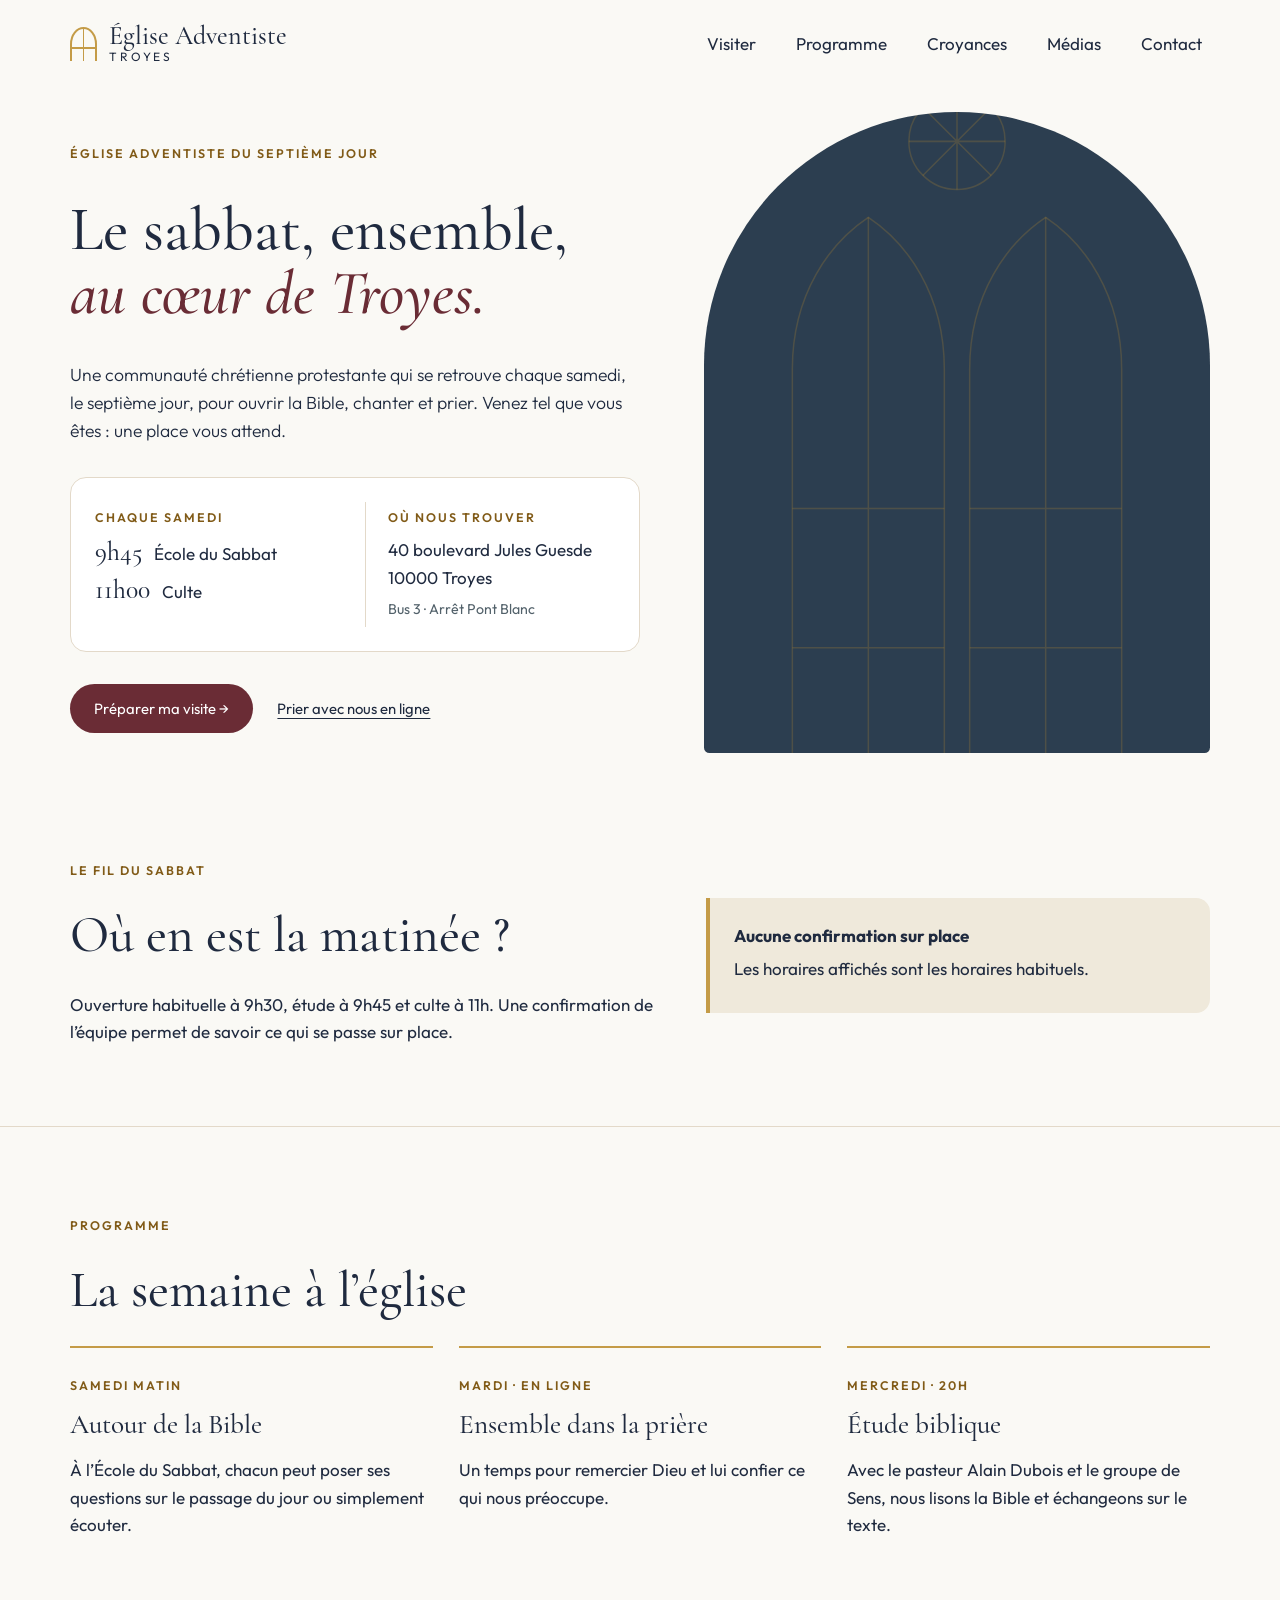
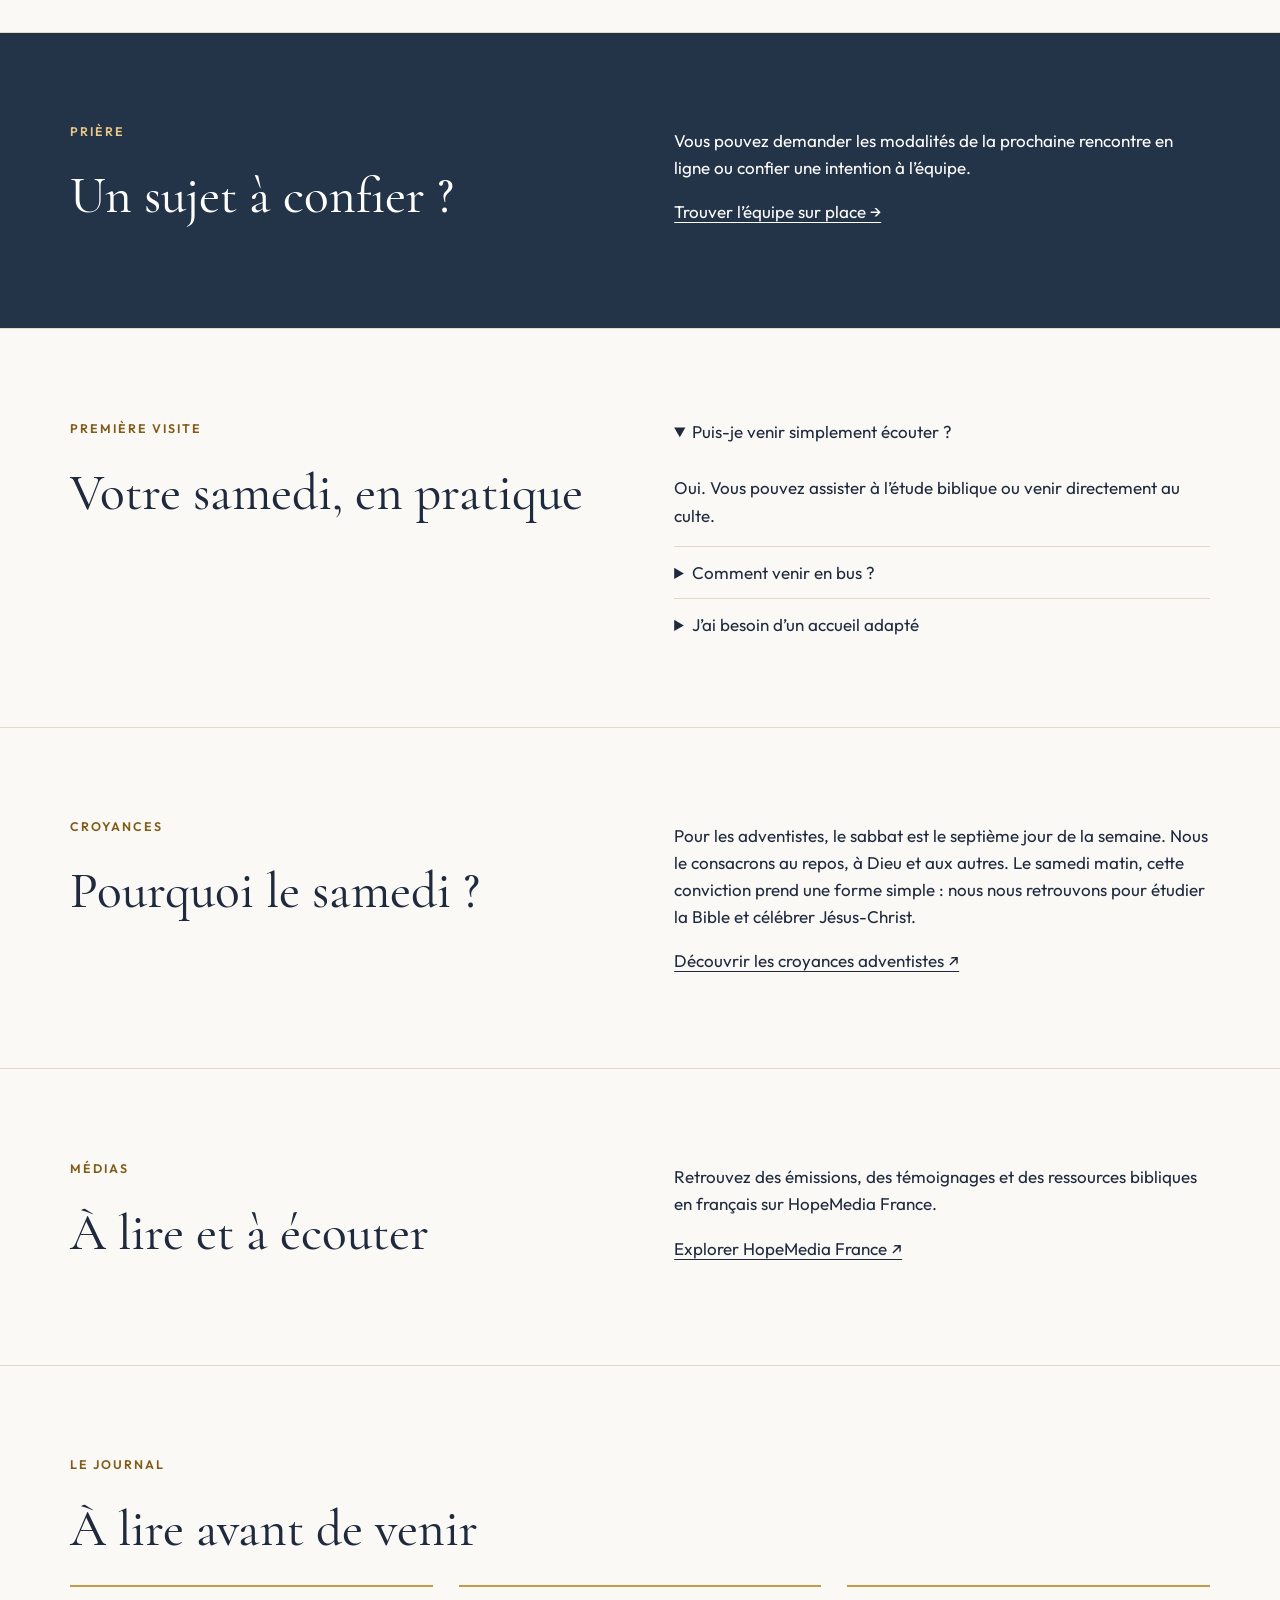
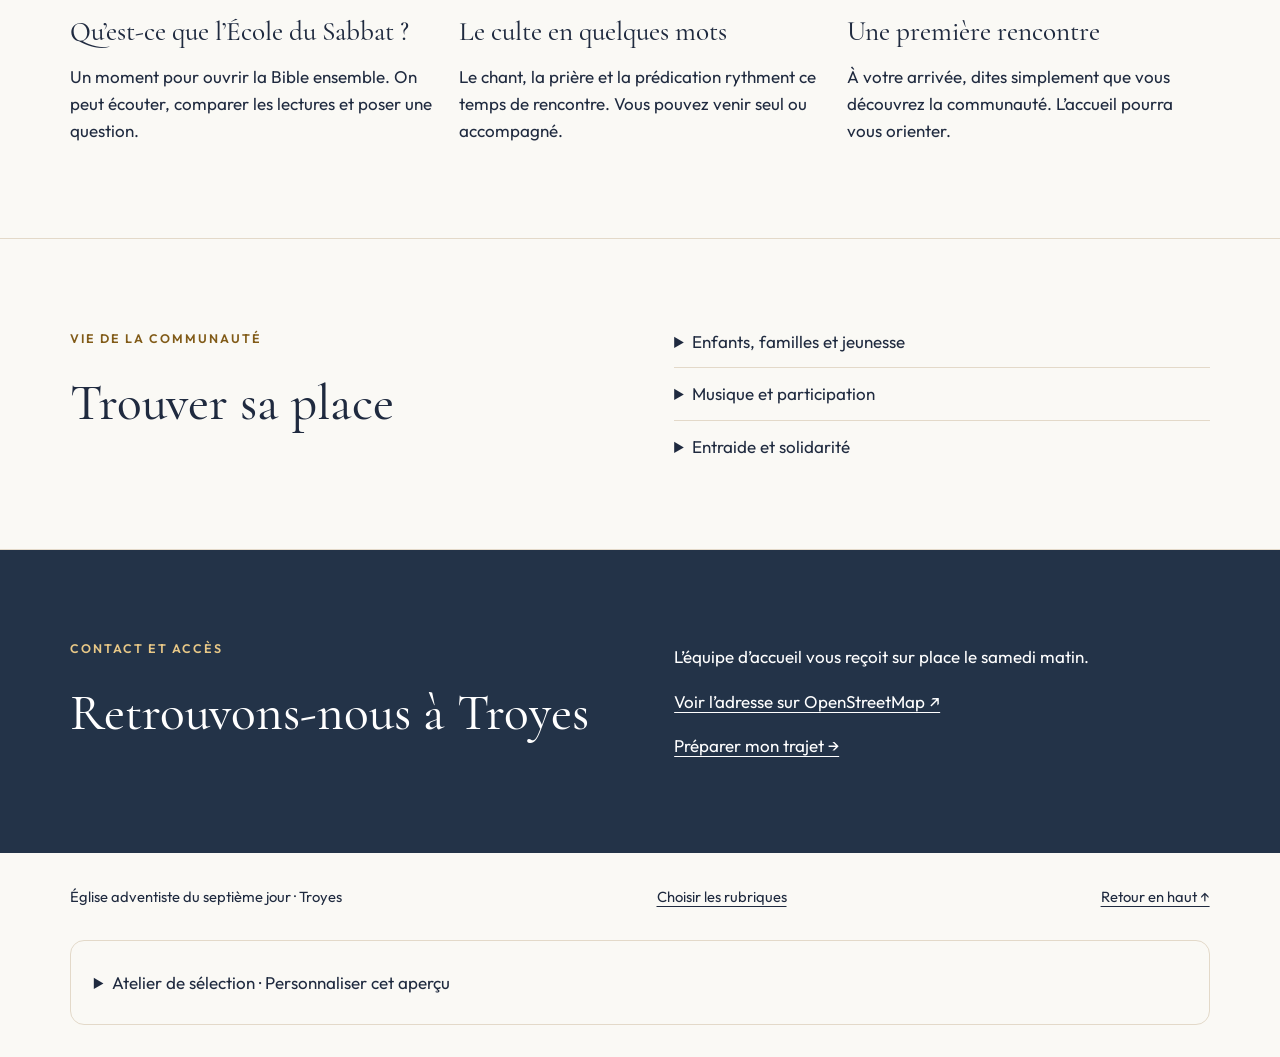
<file: accueil-3.html>
<!doctype html><html lang="fr"><meta charset="utf-8"><meta name="viewport" content="width=device-width,initial-scale=1"><title>Accueil — Église adventiste de Troyes</title><style>
@font-face{font-family:Outfit;src:url([data-uri]);font-weight:100 900;font-display:swap}
@font-face{font-family:Cormorant;src:url([data-uri]);font-weight:300 700;font-display:swap}
@font-face{font-family:Cormorant;src:url([data-uri]);font-style:italic;font-weight:300 700;font-display:swap}
:root{--cream:#faf9f5;--navy:#1f2a3f;--wine:#6a2c35;--gold:#c49b47;--line:#e3d9c9;--serif:Cormorant,Georgia,serif}
*{box-sizing:border-box}body{margin:0;background:var(--cream);color:var(--navy);font:400 17px/1.6 Outfit,Arial,sans-serif}a{color:inherit;text-underline-offset:.25em}a:hover{color:var(--wine)}a:focus-visible,summary:focus-visible,input:focus-visible,textarea:focus-visible,button:focus-visible{outline:3px solid #a36719;outline-offset:4px}
.wrap{width:min(1280px,89%);margin-inline:auto}header.wrap,footer.wrap,.links,.actions{display:flex;align-items:center;justify-content:space-between;gap:1.5rem;flex-wrap:wrap}header.wrap{padding:1.4rem 0}.brand{display:flex;align-items:center;gap:12px;text-decoration:none;font:600 26px/1 var(--serif)}.brand small{display:block;font:12px Outfit,Arial,sans-serif;letter-spacing:.23em}.mark{width:27px;height:34px;border:2px solid var(--gold);border-bottom:0;border-radius:50% 50% 0 0;background:linear-gradient(90deg,transparent 46%,var(--gold) 46% 54%,transparent 54%),linear-gradient(transparent 55%,var(--gold) 55% 61%,transparent 61%)}.links a{text-decoration:none;padding:.5rem}.mobile{display:none}.hero{display:grid;grid-template-columns:1.06fr .94fr;gap:clamp(32px,5vw,84px);margin:1.5rem auto 6rem;align-items:stretch}.copy{padding:1.2rem 0}.eyebrow,.card strong{font-size:.78rem;color:#815b18;font-weight:600;text-transform:uppercase;letter-spacing:.16em}.hero h1,h2,h3{font-family:var(--serif);font-weight:500;line-height:1.04;margin:.55em 0}.hero h1{font-size:clamp(42px,4.85vw,74px)}em{color:var(--wine)}.lead{max-width:53ch;font-weight:300;font-size:1.1rem}.card{background:white;border:1px solid var(--line);border-radius:16px;padding:24px;display:grid;grid-template-columns:1fr 1fr;gap:20px;margin:2rem 0}.card>div+div{border-left:1px solid var(--line);padding-left:22px}.card p{margin:.4em 0}.card b{font:600 1.6rem var(--serif);margin-right:8px}.card small{display:block;color:#52616a}.actions{justify-content:flex-start;font-size:.93rem}.button,button{background:var(--wine);color:white;border:0;border-radius:30px;padding:.8rem 1.5rem;text-decoration:none;font:inherit;cursor:pointer}.button:hover,button:hover{background:#50232b;color:white}.arch{background:#2c3e50 url([data-uri]) center/cover;border-radius:50vw 50vw 14px 14px;min-height:380px;margin:0!important}.arch img{width:100%;height:100%;object-fit:cover;border-radius:inherit}
.band{padding:clamp(48px,6vw,90px) 0;border-top:1px solid var(--line)}h2{font-size:clamp(34px,4vw,54px)}h3{font-size:1.7rem}.tiles{display:grid;grid-template-columns:repeat(3,1fr);gap:26px}.tile{border-top:2px solid var(--gold);padding-top:1rem}.night{background:#233348;color:white}.night .eyebrow{color:#e8c887}.night a:hover{color:#ecd1aa}.split{display:grid;grid-template-columns:1fr 1fr;gap:6%}summary{cursor:pointer;padding:.75rem 0}details+details{border-top:1px solid var(--line)}footer.wrap{padding:2rem 0;font-size:.92rem}.skip{position:absolute;left:-9999px}.skip:focus{left:1rem;background:white;z-index:5}main>*{margin-block-start:0}form{max-width:36rem}label{display:block;margin:1rem 0}input:not([type=checkbox]),textarea{display:block;width:100%;padding:.7rem;font:inherit;border:1px solid #998d82;border-radius:7px}
@media(max-width:800px){.wrap{width:calc(100% - 36px)}.links{display:none}.mobile{display:block;position:relative}.mobile summary{list-style:none;border:1px solid var(--line);border-radius:10px;padding:9px 15px}.mobile nav{position:absolute;right:0;z-index:3;background:white;padding:1rem;border:1px solid var(--line);border-radius:10px;min-width:170px}.mobile a{display:block;padding:.5rem}.hero,.split,.tiles{grid-template-columns:1fr}.hero{margin:.6rem auto 3rem;gap:2rem}.arch{grid-row:1;min-height:0;aspect-ratio:1.55}.copy{padding:0}.split,.tiles{gap:20px}.brand{font-size:22px}.actions{align-items:stretch}.button{text-align:center}.card{margin:1.5rem 0}}@media(max-width:530px){.card{grid-template-columns:1fr}.card>div+div{border:0;border-top:1px solid var(--line);padding:1rem 0 0}.actions{flex-direction:column}.hero h1{font-size:clamp(37px,8.8vw,48px)}}
.actions p{margin:0}.actions .button{display:block}.arch .wp-block-image{margin:0;height:100%}.card p:first-child{margin-top:0}.arch{overflow:hidden}
.suivi{display:grid;grid-template-columns:1.2fr 1fr;gap:2rem;align-items:center;margin-bottom:4rem}.bulletin{background:#efe9db;border-left:4px solid var(--gold);padding:1.5rem;border-radius:0 14px 14px 0}.bulletin p{margin:.4rem 0}.atelier{border:1px solid var(--line);border-radius:14px;padding:1rem 1.4rem;margin-bottom:2rem}.atelier fieldset{border:0;padding:0;margin:1.3rem 0}.atelier legend{font-weight:600}.atelier label{display:inline-flex;align-items:center;gap:.5rem;margin:.25rem 1rem .25rem 0;min-height:44px}.atelier button{margin:.25rem;font-size:.9rem}.atelier select{font:inherit;padding:.5rem}.atelier button[aria-pressed=true]{outline:3px solid var(--gold)}[hidden]{display:none!important}@media(max-width:720px){.suivi{grid-template-columns:1fr;gap:.7rem}}@media print{.atelier{display:none}}</style><body>
<a class="skip" href="#accueil">Aller au contenu</a><header class="wrap"><a class="brand" href="#accueil"><i class="mark" aria-hidden="true"></i><span>Église Adventiste<small>TROYES</small></span></a><nav class="links" aria-label="Navigation principale"><a href="#visiter" class="">Visiter</a><a href="#programme" class="">Programme</a><a href="#croyances" class="">Croyances</a><a href="#medias" class="">Médias</a><a href="#contact" class="">Contact</a></nav><details class="mobile"><summary aria-label="Menu principal">☰</summary><nav aria-label="Navigation mobile"><a href="#visiter" class="">Visiter</a><a href="#programme" class="">Programme</a><a href="#croyances" class="">Croyances</a><a href="#medias" class="">Médias</a><a href="#contact" class="">Contact</a></nav></details></header>


<main class="page-content">

<div id="accueil" class="hero wrap">

<div class="copy">

<p class="eyebrow">Église adventiste du septième jour</p>


<h1 class="heading">Le sabbat, ensemble,<br><em>au cœur de Troyes.</em></h1>


<p class="lead">Une communauté chrétienne protestante qui se retrouve chaque samedi, le septième jour, pour ouvrir la Bible, chanter et prier. Venez tel que vous êtes : une place vous attend.</p>


<div class="card">

<div class="times">

<p><strong>Chaque samedi</strong></p>


<p><b>9h45</b> École du Sabbat</p>


<p><b>11h00</b> Culte</p>

</div>


<div class="location">

<p><strong>Où nous trouver</strong></p>


<p>40 boulevard Jules Guesde<br>10000 Troyes</p>


<p><small>Bus 3 · Arrêt Pont Blanc</small></p>

</div>

</div>


<div class="actions">

<p><a href="#visiter" class="button">Préparer ma visite →</a></p>


<p><a href="#priere" class="">Prier avec nous en ligne</a></p>

</div>

</div>


<div class="arch">
</div>

</div>


<section id="suivi" class="wrap suivi" data-module="Suivi du sabbat"><div><p class="eyebrow">Le fil du sabbat</p><h2>Où en est la matinée ?</h2><p>Ouverture habituelle à 9h30, étude à 9h45 et culte à 11h. Une confirmation de l’équipe permet de savoir ce qui se passe sur place.</p></div><div class="bulletin" aria-live="polite"><strong id="etat">Aucune confirmation sur place</strong><p id="precision">Les horaires affichés sont les horaires habituels.</p></div></section><div data-module="Programme hebdomadaire" id="programme" class="band">

<div class="wrap">

<p class="eyebrow">Programme</p>


<h2 class="heading">La semaine à l’église</h2>


<div class="tiles">

<div class="tile">

<p class="eyebrow">Samedi matin</p>


<h3 class="heading">Autour de la Bible</h3>


<p>À l’École du Sabbat, chacun peut poser ses questions sur le passage du jour ou simplement écouter.</p>

</div>


<div class="tile">

<p class="eyebrow">Mardi · En ligne</p>


<h3 class="heading">Ensemble dans la prière</h3>


<p>Un temps pour remercier Dieu et lui confier ce qui nous préoccupe.</p>

</div>


<div class="tile">

<p class="eyebrow">Mercredi · 20h</p>


<h3 class="heading">Étude biblique</h3>


<p>Avec le pasteur Alain Dubois et le groupe de Sens, nous lisons la Bible et échangeons sur le texte.</p>

</div>

</div>

</div>

</div>


<div data-module="Prière" id="priere" class="band night">

<div class="wrap split">

<div class="intro">

<p class="eyebrow">Prière</p>


<h2 class="heading">Un sujet à confier ?</h2>

</div>


<div class="answer">

<p>Vous pouvez demander les modalités de la prochaine rencontre en ligne ou confier une intention à l’équipe.</p>


<p><a href="#contact" class="">Trouver l’équipe sur place →</a></p>

</div>

</div>

</div>


<div data-module="Questions de première visite" id="visiter" class="band">

<div class="wrap split">

<div class="intro">

<p class="eyebrow">Première visite</p>


<h2 class="heading">Votre samedi, en pratique</h2>

</div>


<div><details open><summary>Puis-je venir simplement écouter ?</summary><p>Oui. Vous pouvez assister à l’étude biblique ou venir directement au culte.</p></details><details><summary>Comment venir en bus ?</summary><p>Depuis Hôtel de Ville, prenez le bus 3 vers Ganne et descendez à Pont Blanc. Depuis la gare, prenez le bus 6 vers Chartreux et descendez à Madagascar.</p></details><details><summary>J’ai besoin d’un accueil adapté</summary><p>Précisez votre besoin à l’équipe avant votre venue pour préparer votre arrivée.</p></details></div>

</div>

</div>


<div data-module="Croyances" id="croyances" class="band">

<div class="wrap split">

<div class="intro">

<p class="eyebrow">Croyances</p>


<h2 class="heading">Pourquoi le samedi ?</h2>

</div>


<div class="answer">

<p>Pour les adventistes, le sabbat est le septième jour de la semaine. Nous le consacrons au repos, à Dieu et aux autres. Le samedi matin, cette conviction prend une forme simple : nous nous retrouvons pour étudier la Bible et célébrer Jésus-Christ.</p>


<p><a href="https://adventist.org/fr/beliefs/" class="">Découvrir les croyances adventistes ↗</a></p>

</div>

</div>

</div>


<div data-module="Médias" id="medias" class="band">

<div class="wrap split">

<div class="intro">

<p class="eyebrow">Médias</p>


<h2 class="heading">À lire et à écouter</h2>

</div>


<div class="answer">

<p>Retrouvez des émissions, des témoignages et des ressources bibliques en français sur HopeMedia France.</p>


<p><a href="https://hopemedia.fr/" class="">Explorer HopeMedia France ↗</a></p>

</div>

</div>

</div>


<section id="journal" class="band" data-module="Journal et articles"><div class="wrap"><p class="eyebrow">Le journal</p><h2>À lire avant de venir</h2><div class="tiles"><article class="tile"><h3>Qu’est-ce que l’École du Sabbat ?</h3><p>Un moment pour ouvrir la Bible ensemble. On peut écouter, comparer les lectures et poser une question.</p></article><article class="tile"><h3>Le culte en quelques mots</h3><p>Le chant, la prière et la prédication rythment ce temps de rencontre. Vous pouvez venir seul ou accompagné.</p></article><article class="tile"><h3>Une première rencontre</h3><p>À votre arrivée, dites simplement que vous découvrez la communauté. L’accueil pourra vous orienter.</p></article></div></div></section>
<section class="band" data-module="Jeunesse, musique et solidarité"><div class="wrap split"><div><p class="eyebrow">Vie de la communauté</p><h2>Trouver sa place</h2></div><div><details><summary>Enfants, familles et jeunesse</summary><p>À l’arrivée, demandez quels groupes se réunissent ce samedi et où rejoindre les animateurs.</p></details><details><summary>Musique et participation</summary><p>Vous aimez chanter ou jouer d’un instrument ? Présentez-vous à l’équipe après le culte pour découvrir les occasions de participer.</p></details><details><summary>Entraide et solidarité</summary><p>Découvrez les actions du réseau adventiste de solidarité et ses possibilités de bénévolat.</p><a href="https://adra.fr/">Découvrir ADRA France ↗</a></details></div></div></section><div id="contact" class="band night">

<div class="wrap split">

<div class="intro">

<p class="eyebrow">Contact et accès</p>


<h2 class="heading">Retrouvons-nous à Troyes</h2>

</div>


<div class="answer">

<p>L’équipe d’accueil vous reçoit sur place le samedi matin.</p>


<p><a href="https://www.openstreetmap.org/search?query=40%20boulevard%20Jules%20Guesde%20Troyes" class="">Voir l’adresse sur OpenStreetMap ↗</a></p>


<p><a href="#visiter" class="">Préparer mon trajet →</a></p>

</div>

</div>

</div>

</main>


<footer class="wrap"><span>Église adventiste du septième jour · Troyes</span><a href="#choix">Choisir les rubriques</a><a href="#accueil">Retour en haut ↑</a></footer>

<details class="wrap atelier" id="choix"><summary>Atelier de sélection · Personnaliser cet aperçu</summary><p>Ces choix concernent uniquement votre aperçu. Vous pouvez réafficher une rubrique à tout moment.</p><fieldset id="modules"><legend>Rubriques à garder</legend></fieldset><fieldset><legend>Simuler une confirmation bénévole</legend><p>Cette simulation locale illustre les futurs boutons de gestion. Les visiteurs d’un site public ne pourraient pas publier de confirmation.</p><label>Rencontre <select id="rencontre"><option>Ouverture de l’église</option><option>École du Sabbat</option><option>Culte</option><option>Repas</option><option>Programme de l’après-midi</option><option>Prière du mardi</option><option>Étude du mercredi</option></select></label><label>Date concernée <input type="date" id="jour" required></label><div id="commandes"></div><button type="button" id="effacer">Effacer la simulation</button></fieldset></details>
<script>
const byId=id=>document.getElementById(id);
const modules=[...document.querySelectorAll('[data-module]')];
let hiddenNames=[];
try {const saved=JSON.parse(localStorage.getItem('troyes-rubriques-v1'));if(Array.isArray(saved))hiddenNames=saved;}catch{}
function applySelection(){
 for(const section of modules)section.hidden=hiddenNames.includes(section.dataset.module);
 for(const link of document.querySelectorAll('a[href^="#"]')){
  const target=byId(link.hash.slice(1));
  link.hidden=Boolean(target?.closest('[data-module][hidden]'));
 }
}
for(const section of modules){
 const label=document.createElement('label'), box=document.createElement('input');
 box.type='checkbox';box.checked=!hiddenNames.includes(section.dataset.module);
 box.onchange=()=>{hiddenNames=hiddenNames.filter(name=>name!==section.dataset.module);if(!box.checked)hiddenNames.push(section.dataset.module);applySelection();try{localStorage.setItem('troyes-rubriques-v1',JSON.stringify(hiddenNames));}catch{}};
 label.append(box,section.dataset.module);byId('modules').append(label);
}
applySelection();
const today=new Intl.DateTimeFormat('sv-SE',{timeZone:'Europe/Paris'}).format(new Date());
byId('jour').value=today;
const records=new Map();
function show(){
 const recordsList=[...records.values()].reverse();
 byId('etat').textContent=records.size?'Simulation locale · Bulletin':'Aucune confirmation sur place';
 byId('precision').replaceChildren();
 if(!records.size){byId('precision').textContent='Les horaires affichés sont les horaires habituels.';return;}
 for(const line of recordsList){const span=document.createElement('span');span.style.display='block';span.textContent=line;byId('precision').append(span);}
}
function commands(){
 const meeting=byId('rencontre').value;
 const actions=meeting==='Ouverture de l’église'?['Ouverte','Fermée','Ouverture retardée']:['Prévu','En cours','Terminé','En retard','Annulé'];
 byId('commandes').replaceChildren();
 for(const state of actions){const btn=document.createElement('button');btn.type='button';btn.textContent=state;btn.onclick=()=>{
 const date=byId('jour');if(!date.reportValidity())return;
 const key=date.value+meeting;
 const stamp=new Date().toLocaleTimeString('fr-FR',{timeZone:'Europe/Paris',hour:'2-digit',minute:'2-digit'});
 records.delete(key);records.set(key,date.value.split('-').reverse().join('/')+' · '+meeting+' — '+state+' · saisi à '+stamp);show();
 };byId('commandes').append(btn);}
}
byId('rencontre').onchange=commands;commands();byId('effacer').onclick=()=>{records.clear();show()};
document.querySelectorAll('.mobile a').forEach(a=>a.onclick=()=>a.closest('details').open=false);
</script></body></html>
</file>
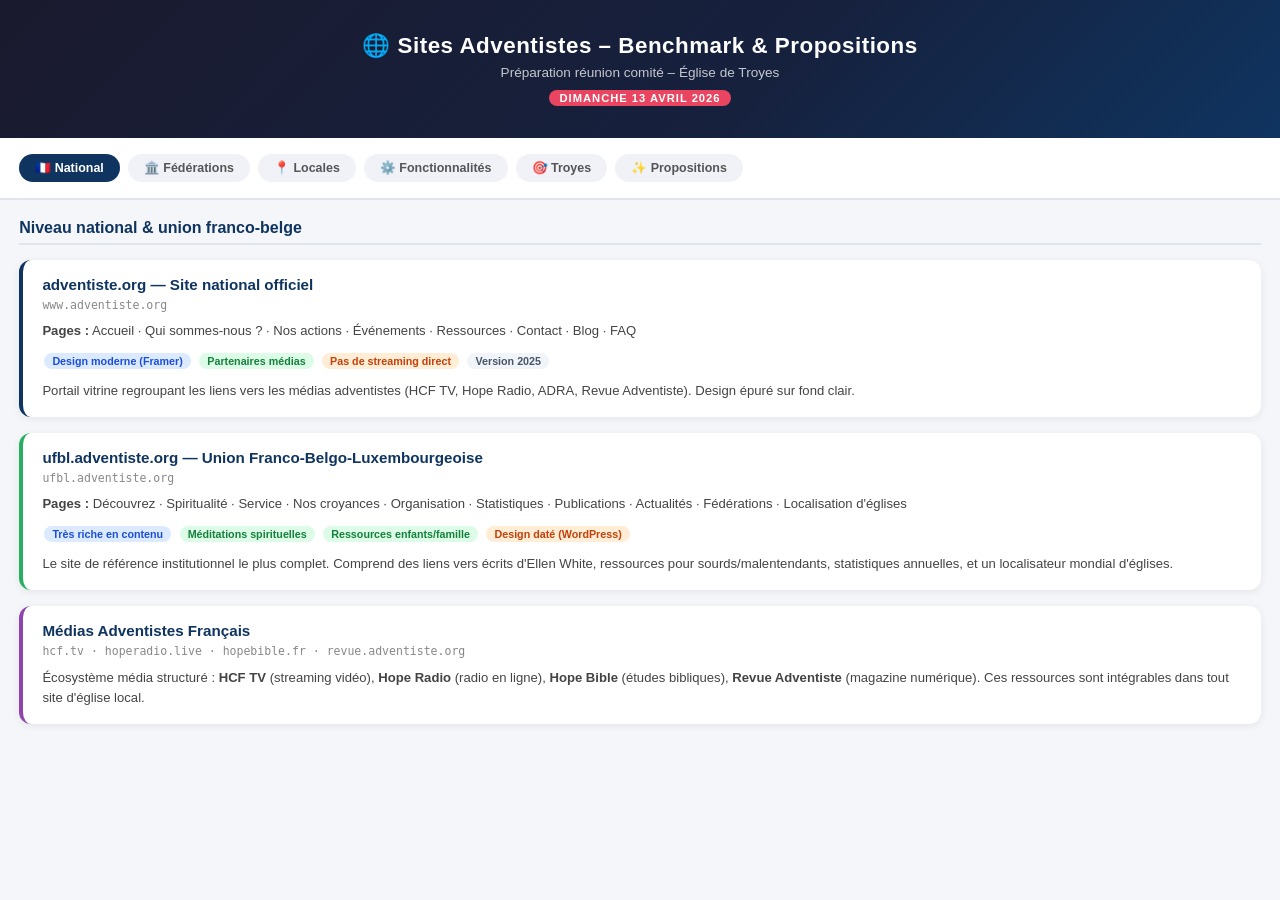
<file: rapport-sites-adventistes.html>
<!DOCTYPE html>
<html lang="fr">
<head>
<meta charset="UTF-8">
<meta name="viewport" content="width=device-width, initial-scale=1.0">
<title>Rapport – Sites Adventistes & Proposition Troyes</title>
<style>
  * { box-sizing: border-box; margin: 0; padding: 0; }
  body { font-family: 'Segoe UI', sans-serif; background: #f4f6f9; color: #1a1a2e; }

  header {
    background: linear-gradient(135deg, #1a1a2e 0%, #16213e 60%, #0f3460 100%);
    color: white; padding: 2rem 1.5rem; text-align: center;
  }
  header h1 { font-size: 1.4rem; font-weight: 700; letter-spacing: 0.5px; }
  header p { font-size: 0.85rem; opacity: 0.75; margin-top: 0.4rem; }
  .badge {
    display: inline-block; background: #e94560; color: white;
    font-size: 0.7rem; padding: 2px 10px; border-radius: 20px;
    margin-top: 0.6rem; font-weight: 600; letter-spacing: 1px;
  }

  nav {
    display: flex; gap: 0.5rem; padding: 1rem 1.2rem;
    overflow-x: auto; background: white;
    border-bottom: 2px solid #e0e4ec;
    position: sticky; top: 0; z-index: 10;
  }
  nav button {
    white-space: nowrap; border: none; border-radius: 20px;
    padding: 0.4rem 1rem; font-size: 0.78rem; font-weight: 600;
    cursor: pointer; background: #f0f2f7; color: #555; transition: all 0.2s;
  }
  nav button.active, nav button:hover {
    background: #0f3460; color: white;
  }

  .section { display: none; padding: 1.2rem; }
  .section.active { display: block; }

  .card {
    background: white; border-radius: 12px;
    padding: 1rem 1.2rem; margin-bottom: 1rem;
    box-shadow: 0 2px 8px rgba(0,0,0,0.07);
    border-left: 4px solid #0f3460;
  }
  .card.green { border-left-color: #27ae60; }
  .card.orange { border-left-color: #e67e22; }
  .card.red { border-left-color: #e94560; }
  .card.purple { border-left-color: #8e44ad; }

  .card h3 { font-size: 0.95rem; font-weight: 700; margin-bottom: 0.3rem; color: #0f3460; }
  .card .url { font-size: 0.72rem; color: #888; font-family: monospace; margin-bottom: 0.6rem; }
  .card p { font-size: 0.82rem; line-height: 1.55; color: #444; }

  .tag {
    display: inline-block; font-size: 0.67rem; padding: 2px 8px;
    border-radius: 10px; margin: 2px; font-weight: 600;
  }
  .tag.blue { background: #dbeafe; color: #1d4ed8; }
  .tag.green { background: #dcfce7; color: #15803d; }
  .tag.orange { background: #ffedd5; color: #c2410c; }
  .tag.gray { background: #f1f5f9; color: #475569; }

  .feature-grid {
    display: grid; grid-template-columns: 1fr 1fr;
    gap: 0.7rem; margin-bottom: 1rem;
  }
  .feat-box {
    background: white; border-radius: 10px; padding: 0.9rem;
    box-shadow: 0 2px 6px rgba(0,0,0,0.06); text-align: center;
  }
  .feat-box .icon { font-size: 1.5rem; margin-bottom: 0.3rem; }
  .feat-box h4 { font-size: 0.78rem; font-weight: 700; color: #1a1a2e; }
  .feat-box p { font-size: 0.7rem; color: #666; margin-top: 0.2rem; }
  .feat-box .present { color: #27ae60; font-size: 0.68rem; font-weight: 700; }
  .feat-box .absent { color: #e94560; font-size: 0.68rem; font-weight: 700; }

  .proposal-card {
    background: linear-gradient(135deg, #0f3460, #1a1a2e);
    color: white; border-radius: 12px; padding: 1.2rem;
    margin-bottom: 0.9rem;
  }
  .proposal-card h3 { font-size: 0.95rem; margin-bottom: 0.5rem; }
  .proposal-card p { font-size: 0.8rem; opacity: 0.85; line-height: 1.5; }
  .proposal-card .phase {
    display: inline-block; background: #e94560; color: white;
    font-size: 0.65rem; padding: 2px 8px; border-radius: 10px;
    font-weight: 700; margin-bottom: 0.5rem;
  }

  .stat-row {
    display: flex; justify-content: space-around;
    background: white; border-radius: 12px; padding: 1rem;
    box-shadow: 0 2px 6px rgba(0,0,0,0.06); margin-bottom: 1rem;
  }
  .stat { text-align: center; }
  .stat .num { font-size: 1.6rem; font-weight: 800; color: #0f3460; }
  .stat .lbl { font-size: 0.68rem; color: #888; }

  h2.section-title {
    font-size: 1rem; font-weight: 700; color: #0f3460;
    margin-bottom: 0.9rem; padding-bottom: 0.4rem;
    border-bottom: 2px solid #e0e4ec;
  }
</style>
</head>
<body>

<header>
  <h1>🌐 Sites Adventistes – Benchmark & Propositions</h1>
  <p>Préparation réunion comité – Église de Troyes</p>
  <span class="badge">DIMANCHE 13 AVRIL 2026</span>
</header>

<nav>
  <button class="active" onclick="show('national')">🇫🇷 National</button>
  <button onclick="show('federation')">🏛️ Fédérations</button>
  <button onclick="show('locales')">📍 Locales</button>
  <button onclick="show('fonctionnalites')">⚙️ Fonctionnalités</button>
  <button onclick="show('troyes')">🎯 Troyes</button>
  <button onclick="show('propositions')">✨ Propositions</button>
</nav>

<!-- NATIONAL -->
<div id="national" class="section active">
  <h2 class="section-title">Niveau national & union franco-belge</h2>

  <div class="card">
    <h3>adventiste.org — Site national officiel</h3>
    <div class="url">www.adventiste.org</div>
    <p><strong>Pages :</strong> Accueil · Qui sommes-nous ? · Nos actions · Événements · Ressources · Contact · Blog · FAQ</p>
    <div style="margin-top:0.6rem;">
      <span class="tag blue">Design moderne (Framer)</span>
      <span class="tag green">Partenaires médias</span>
      <span class="tag orange">Pas de streaming direct</span>
      <span class="tag gray">Version 2025</span>
    </div>
    <p style="margin-top:0.6rem;">Portail vitrine regroupant les liens vers les médias adventistes (HCF TV, Hope Radio, ADRA, Revue Adventiste). Design épuré sur fond clair.</p>
  </div>

  <div class="card green">
    <h3>ufbl.adventiste.org — Union Franco-Belgo-Luxembourgeoise</h3>
    <div class="url">ufbl.adventiste.org</div>
    <p><strong>Pages :</strong> Découvrez · Spiritualité · Service · Nos croyances · Organisation · Statistiques · Publications · Actualités · Fédérations · Localisation d'églises</p>
    <div style="margin-top:0.6rem;">
      <span class="tag blue">Très riche en contenu</span>
      <span class="tag green">Méditations spirituelles</span>
      <span class="tag green">Ressources enfants/famille</span>
      <span class="tag orange">Design daté (WordPress)</span>
    </div>
    <p style="margin-top:0.6rem;">Le site de référence institutionnel le plus complet. Comprend des liens vers écrits d'Ellen White, ressources pour sourds/malentendants, statistiques annuelles, et un localisateur mondial d'églises.</p>
  </div>

  <div class="card purple">
    <h3>Médias Adventistes Français</h3>
    <div class="url">hcf.tv · hoperadio.live · hopebible.fr · revue.adventiste.org</div>
    <p>Écosystème média structuré : <strong>HCF TV</strong> (streaming vidéo), <strong>Hope Radio</strong> (radio en ligne), <strong>Hope Bible</strong> (études bibliques), <strong>Revue Adventiste</strong> (magazine numérique). Ces ressources sont intégrables dans tout site d'église local.</p>
  </div>
</div>

<!-- FÉDÉRATIONS -->
<div id="federation" class="section">
  <h2 class="section-title">Sites des fédérations</h2>

  <div class="card green">
    <h3>Fédération Nord de France (FFN) — Votre fédération</h3>
    <div class="url">adventisteffn.org</div>
    <p><strong>Pages :</strong> Accueil · Qui sommes-nous · Vision · FAQ · Trouver une église · Églises en ligne (vidéo) · Nos croyances · Pasteurs · Actualités par pôle · Jeunesse · Musique & Liturgie · Catéchèse adultes & enfants · Famille · Évangélisation</p>
    <div style="margin-top:0.6rem;">
      <span class="tag blue">Très structuré par pôles</span>
      <span class="tag green">Église en ligne / vidéo</span>
      <span class="tag green">Ministère des sourds</span>
      <span class="tag green">École du Lys</span>
    </div>
    <p style="margin-top:0.6rem;">C'est le site de la fédération dont dépend Troyes. Il sert de modèle de structure pour les sites locaux et intègre les actualités des différentes églises du territoire.</p>
  </div>

  <div class="card">
    <h3>Fédération Sud de France (FFS)</h3>
    <div class="url">adventisteffs.org</div>
    <p><strong>Pages :</strong> Accueil · Nos Églises · Notre Équipe · Événements (Trophée Cévenol, AMEB, E-Rallye) · Pôle Éducation · Actualités</p>
    <div style="margin-top:0.6rem;">
      <span class="tag blue">Événements jeunesse mis en avant</span>
      <span class="tag green">Liste complète des pasteurs</span>
      <span class="tag orange">Design simple</span>
    </div>
  </div>

  <div class="card">
    <h3>Fédération Belgo-Luxembourgeoise</h3>
    <div class="url">adventist.be</div>
    <p>Portail bilingue (FR/NL) avec localisation d'églises en Belgique et Luxembourg. Structure similaire à la FFN.</p>
    <div style="margin-top:0.6rem;">
      <span class="tag blue">Bilingue FR/NL</span>
      <span class="tag green">Carte interactive des églises</span>
    </div>
  </div>
</div>

<!-- LOCALES -->
<div id="locales" class="section">
  <h2 class="section-title">Exemples d'églises locales</h2>

  <div class="card green">
    <h3>Église de Bordeaux ⭐ Meilleure pratique</h3>
    <div class="url">bordeaux.adventiste.org</div>
    <p><strong>Fonctionnalités remarquables :</strong> Newsletter hebdomadaire (lien YouTube culte envoyé par email), formulaire d'inscription, politique de confidentialité, culte en streaming via YouTube, horaires et accès précis.</p>
    <div style="margin-top:0.6rem;">
      <span class="tag blue">Newsletter hebdo</span>
      <span class="tag green">Streaming YouTube intégré</span>
      <span class="tag green">Formulaire inscription</span>
    </div>
  </div>

  <div class="card">
    <h3>Église de Nantes</h3>
    <div class="url">nantes-adventiste.com</div>
    <p><strong>Pages :</strong> Accueil · Croyances · Agenda (sabbats en nature) · Actualités · Contact. Gestion active des événements spéciaux avec photos et compte-rendu. Site communautaire vivant avec annonces baptêmes et activités.</p>
    <div style="margin-top:0.6rem;">
      <span class="tag blue">Événements détaillés</span>
      <span class="tag orange">Peu de fonctionnalités tech</span>
    </div>
  </div>

  <div class="card">
    <h3>Église de Lyon Vendôme</h3>
    <div class="url">lyonvendome.adventiste.org</div>
    <p>Site épuré centré sur l'accueil des visiteurs. Page d'actualités et annonces mis à jour régulièrement. Ton chaleureux et accessible.</p>
  </div>

  <div class="card green">
    <h3>Église de Lyon Monts d'Or ⭐ Meilleure pratique</h3>
    <div class="url">lyonmontsdor.adventiste.org</div>
    <p><strong>Sections remarquables :</strong> Jeunesse Adventiste (Pathfinders dès 7 ans) · Espace Poten'ciel jeunes adultes · Solidarité / entraide · Programme «Enditnow» (contre les violences). Site axé sur les ministères spécialisés.</p>
    <div style="margin-top:0.6rem;">
      <span class="tag blue">Ministères détaillés</span>
      <span class="tag green">Espace jeunes adultes</span>
      <span class="tag green">Solidarité communautaire</span>
    </div>
  </div>

  <div class="card">
    <h3>Église de Paris Sud</h3>
    <div class="url">parissud130.fr</div>
    <p>Site à forte identité pastorale, avec mot d'accueil du pasteur. Mise en avant de l'aspect communautaire et de la spiritualité personnelle.</p>
  </div>

  <div class="card">
    <h3>Église Adventiste de Guadeloupe</h3>
    <div class="url">adventiste-gp.org</div>
    <p>Offre des ressources téléchargeables (livret École du Sabbat), annonces de jeûne et prière, formulaires d'inscription en ligne (cours bibliques), et un programme de femmes. Modèle riche en contenu spirituel.</p>
    <div style="margin-top:0.6rem;">
      <span class="tag blue">Ressources téléchargeables</span>
      <span class="tag green">Inscription cours en ligne</span>
      <span class="tag green">Programme femmes</span>
    </div>
  </div>
</div>

<!-- FONCTIONNALITÉS -->
<div id="fonctionnalites" class="section">
  <h2 class="section-title">Inventaire des fonctionnalités observées</h2>

  <div class="stat-row">
    <div class="stat"><div class="num">8</div><div class="lbl">Sites analysés</div></div>
    <div class="stat"><div class="num">6</div><div class="lbl">Types de fonctionnalités</div></div>
    <div class="stat"><div class="num">0</div><div class="lbl">Site à Troyes</div></div>
  </div>

  <div class="feature-grid">
    <div class="feat-box">
      <div class="icon">📺</div>
      <h4>Streaming / Vidéo</h4>
      <p>Intégration YouTube ou HCF TV</p>
      <div class="present">✓ Bordeaux, FFN, Guadeloupe</div>
    </div>
    <div class="feat-box">
      <div class="icon">📧</div>
      <h4>Newsletter</h4>
      <p>Inscription email hebdomadaire</p>
      <div class="present">✓ Bordeaux, Guadeloupe</div>
    </div>
    <div class="feat-box">
      <div class="icon">📅</div>
      <h4>Calendrier d'événements</h4>
      <p>Agenda interactif / annonces</p>
      <div class="present">✓ Nantes, FFS, Guadeloupe</div>
    </div>
    <div class="feat-box">
      <div class="icon">📖</div>
      <h4>Ressources bibliques</h4>
      <p>Études, méditations, livrets</p>
      <div class="present">✓ UFBL, Guadeloupe, FFN</div>
    </div>
    <div class="feat-box">
      <div class="icon">🙏</div>
      <h4>Formulaire prière</h4>
      <p>Demandes de prière en ligne</p>
      <div class="present">✓ UFBL, addtroyes.com</div>
    </div>
    <div class="feat-box">
      <div class="icon">👥</div>
      <h4>Ministères jeunesse</h4>
      <p>Pathfinders, jeunes adultes</p>
      <div class="present">✓ Lyon Monts d'Or, FFN</div>
    </div>
    <div class="feat-box">
      <div class="icon">💰</div>
      <h4>Don en ligne / Dîme</h4>
      <p>Système de don sécurisé</p>
      <div class="absent">✗ Rare en France</div>
    </div>
    <div class="feat-box">
      <div class="icon">🗺️</div>
      <h4>Localisation / Carte</h4>
      <p>Accès GPS et transports</p>
      <div class="present">✓ Bordeaux, UFBL</div>
    </div>
  </div>

  <div class="card orange">
    <h3>⚠️ Constat clé</h3>
    <p>Aucun site d'église adventiste française ne dispose d'une <strong>section membre sécurisée</strong>, d'un <strong>système de don en ligne</strong> intégré, ni d'un véritable <strong>moteur de recherche de sermons</strong>. Ces fonctionnalités représentent une opportunité de différenciation pour Troyes.</p>
  </div>
</div>

<!-- TROYES -->
<div id="troyes" class="section">
  <h2 class="section-title">État actuel – Église de Troyes</h2>

  <div class="card red">
    <h3>🔴 Absence de site internet officiel</h3>
    <div class="url">40 Boulevard Jules Guesde, 10000 Troyes</div>
    <p>Les annuaires en ligne (PagesJaunes, eglise-info.com) indiquent <strong>« Aucun site internet connu »</strong> pour l'Église Adventiste du 7e Jour de Troyes. La seule présence numérique trouvée est une page Facebook de la Fédération Nord mentionnant des événements liés à Troyes.</p>
  </div>

  <div class="card orange">
    <h3>🟡 Présence numérique partielle détectée</h3>
    <div class="url">nouveau.addtroyes.com</div>
    <p>Un sous-domaine a été identifié, avec une page de sujets de prière pour les membres. Il ne s'agit pas d'un site public complet : pas d'accueil, pas d'informations sur les cultes, pas de contact public.</p>
  </div>

  <div class="card">
    <h3>📊 Positionnement dans la fédération</h3>
    <p>Troyes dépend de la <strong>Fédération Nord de France (FFN)</strong>. Le localisateur de la FFN liste l'église mais ne renvoie vers aucun site local. Troyes est donc l'une des rares villes de la fédération sans présence web autonome, ce qui représente un manque de visibilité lors des recherches des visiteurs.</p>
  </div>
</div>

<!-- PROPOSITIONS -->
<div id="propositions" class="section">
  <h2 class="section-title">Propositions pour l'Église de Troyes</h2>

  <div class="proposal-card">
    <span class="phase">PHASE 1 – Essentiel</span>
    <h3>🏠 Site vitrine de base</h3>
    <p>Accueil chaleureux avec mot du pasteur · Horaires et adresse avec carte Google Maps · Page « Qui sommes-nous / Nos croyances » · Formulaire de contact et demande de prière · Liens vers les médias adventistes (HCF TV, Hope Radio)</p>
  </div>

  <div class="proposal-card">
    <span class="phase">PHASE 2 – Communauté</span>
    <h3>📣 Engagement communautaire</h3>
    <p>Calendrier des événements et annonces · Newsletter d'inscription (culte hebdo par email + lien YouTube) · Page Jeunesse (Pathfinders, activités jeunes) · Page Famille et Ministères · Galerie photos des événements</p>
  </div>

  <div class="proposal-card">
    <span class="phase">PHASE 3 – Innovation</span>
    <h3>🚀 Fonctionnalités différenciantes</h3>
    <p>Archive des sermons (vidéo + audio) avec moteur de recherche · Études bibliques en ligne · Formulaire d'inscription aux groupes d'étude · Don en ligne sécurisé (fonctionnalité quasi-absente en France) · Section membre avec annonces internes · Intégration IMPACT 2026 / événements UFBJA</p>
  </div>

  <div class="card green">
    <h3>✅ Recommandation technique</h3>
    <p>Développement en <strong>React</strong> avec hébergement sous-domaine <strong>troyes.adventiste.org</strong> (en accord avec la FFN), assurant cohérence avec l'écosystème adventiste national. Identité visuelle propre à Troyes tout en respectant la charte de la fédération.</p>
  </div>

  <div class="card">
    <h3>📋 Points à valider avec le comité</h3>
    <p>1. Validation du nom de domaine avec la FFN (sous-domaine vs domaine propre). 2. Désignation d'un responsable éditorial pour les mises à jour de contenu. 3. Accord sur les fonctionnalités prioritaires de la Phase 1. 4. Budget et calendrier de déploiement.</p>
  </div>
</div>

<script>
function show(id) {
  document.querySelectorAll('.section').forEach(s => s.classList.remove('active'));
  document.querySelectorAll('nav button').forEach(b => b.classList.remove('active'));
  document.getElementById(id).classList.add('active');
  event.target.classList.add('active');
}
</script>
</body>
</html>
</file>
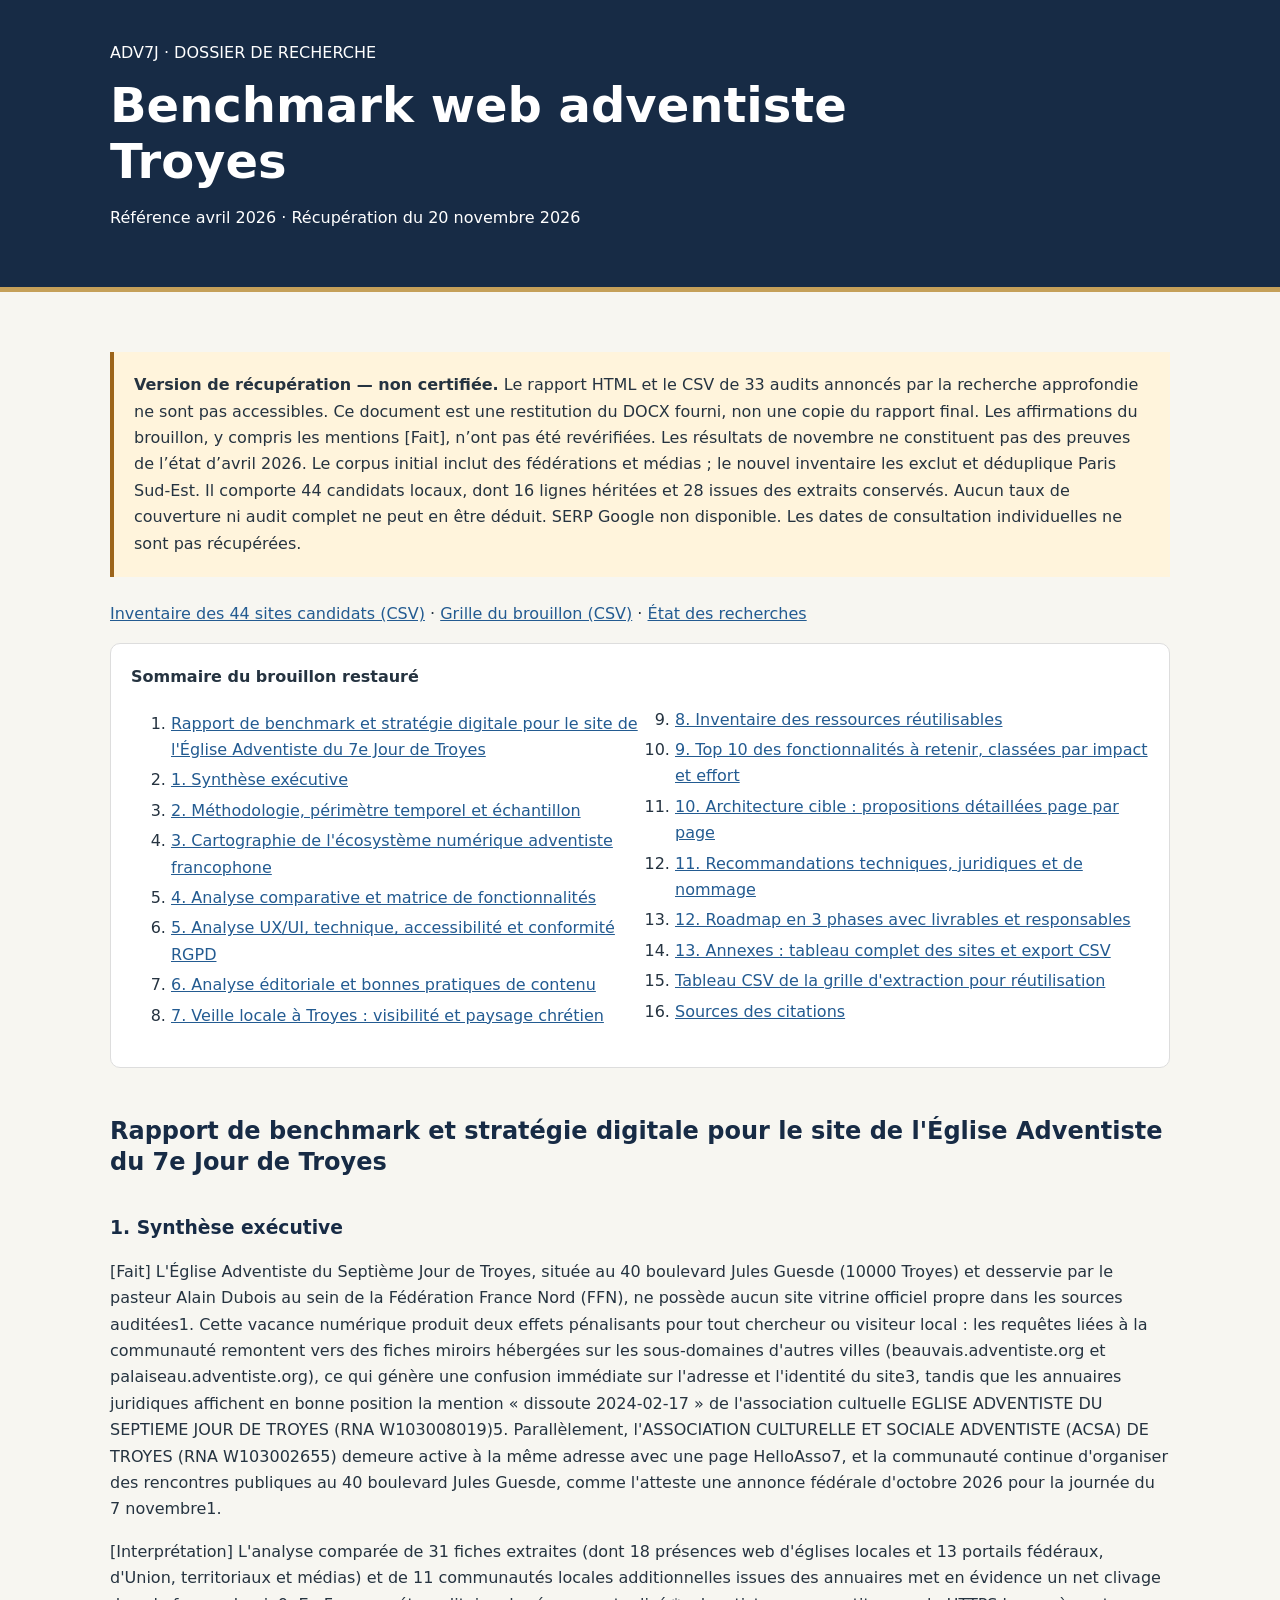
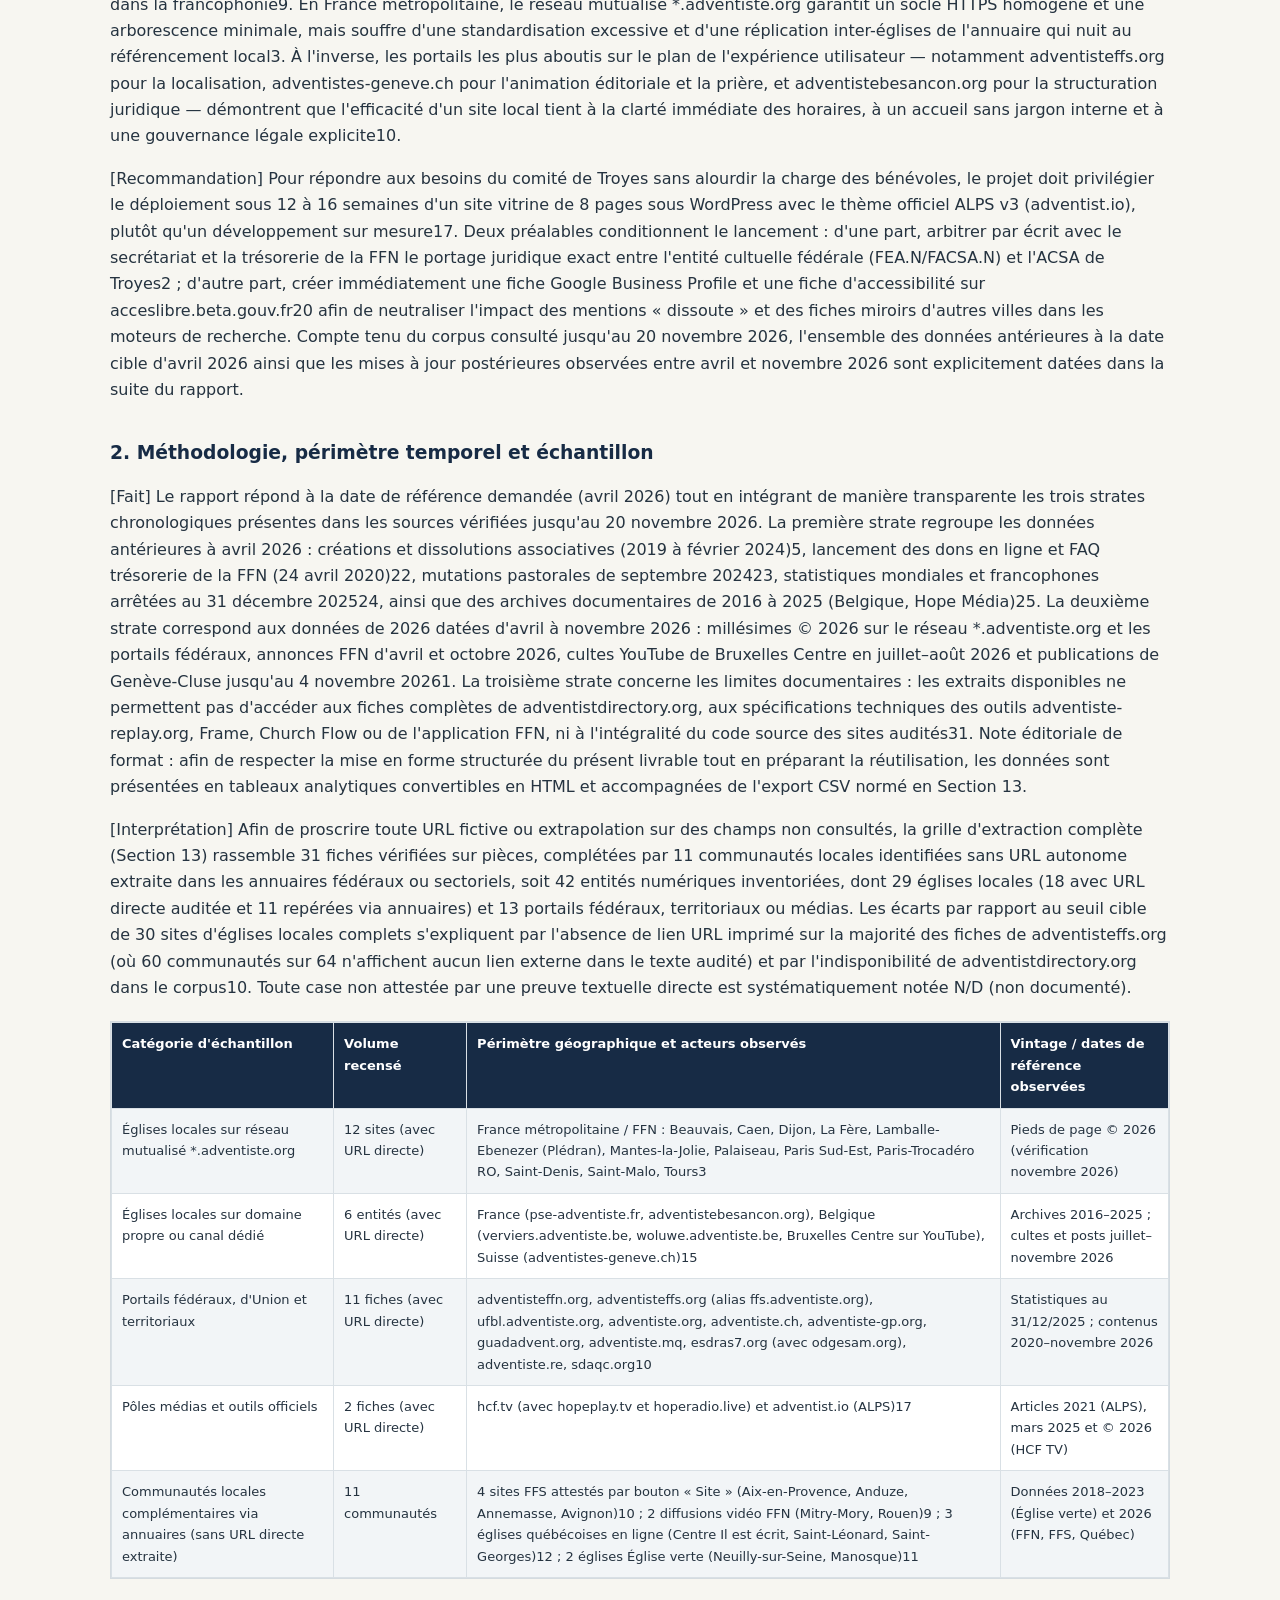
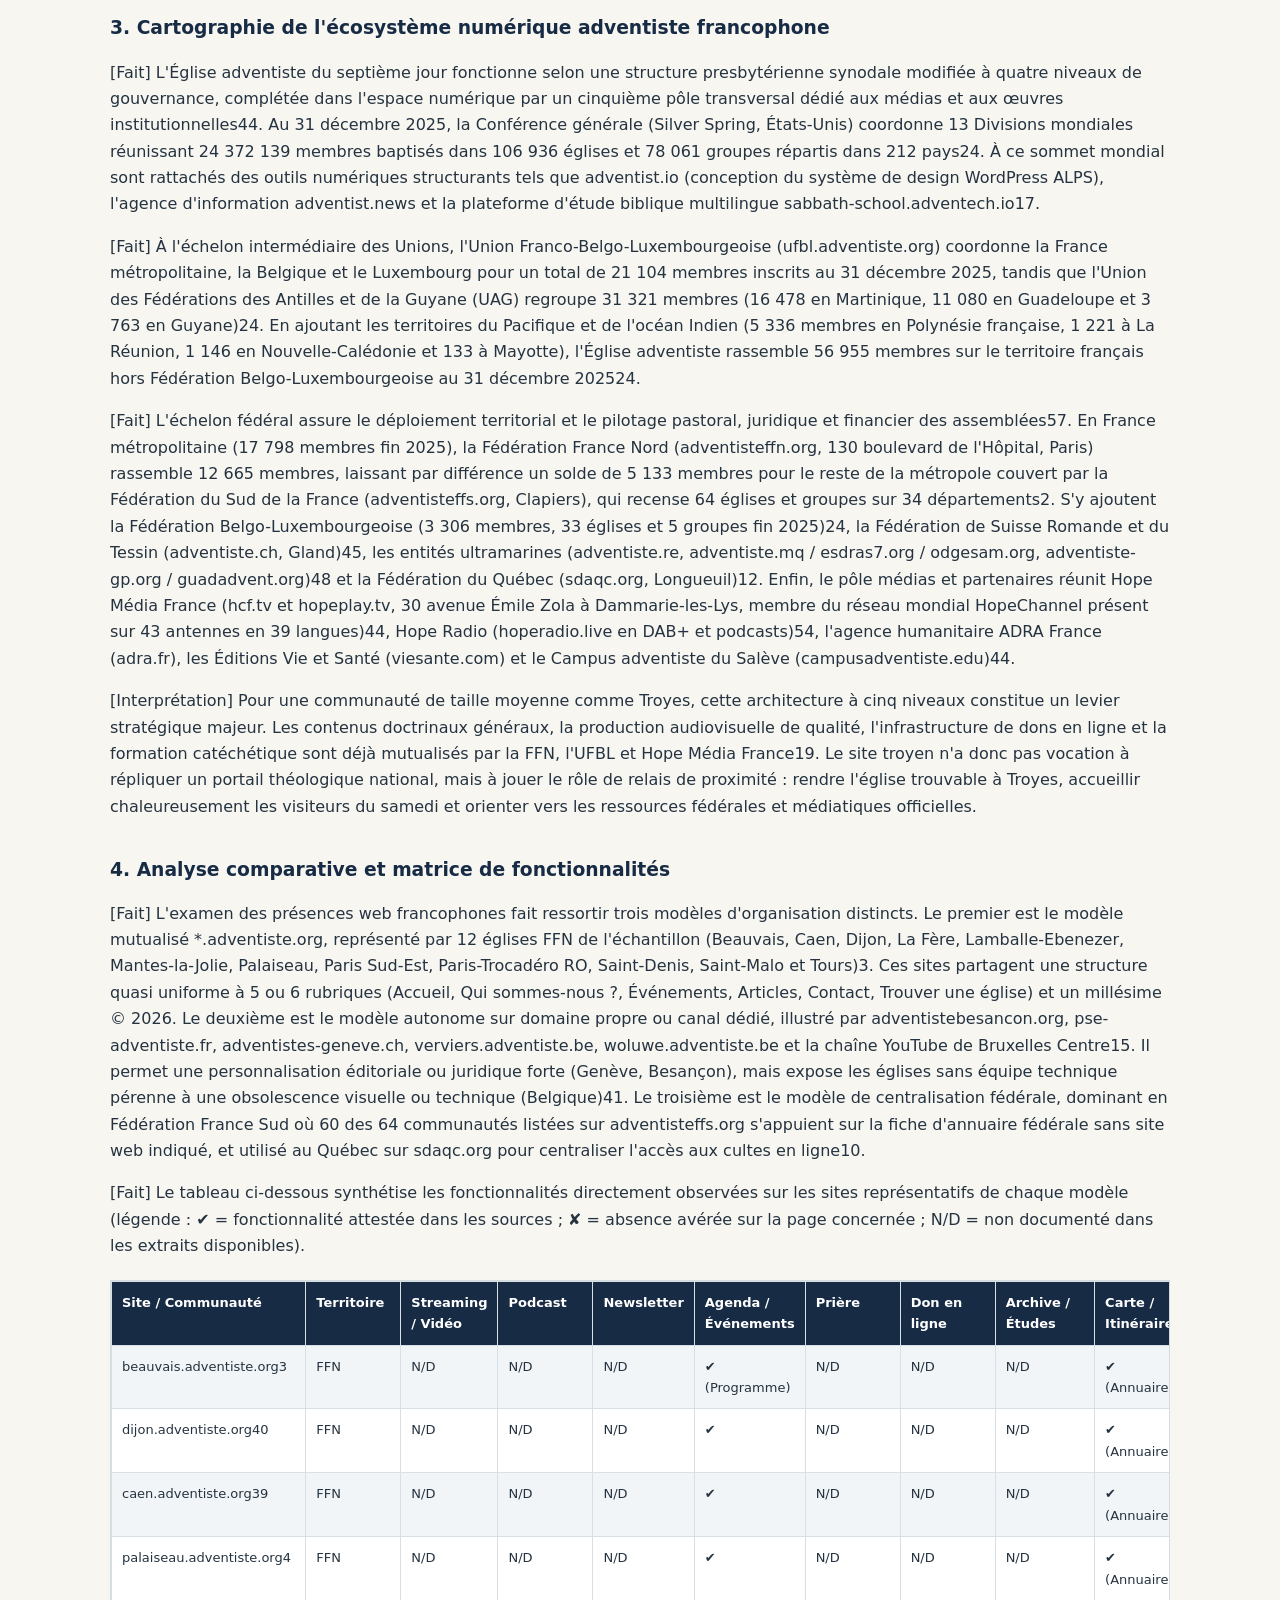
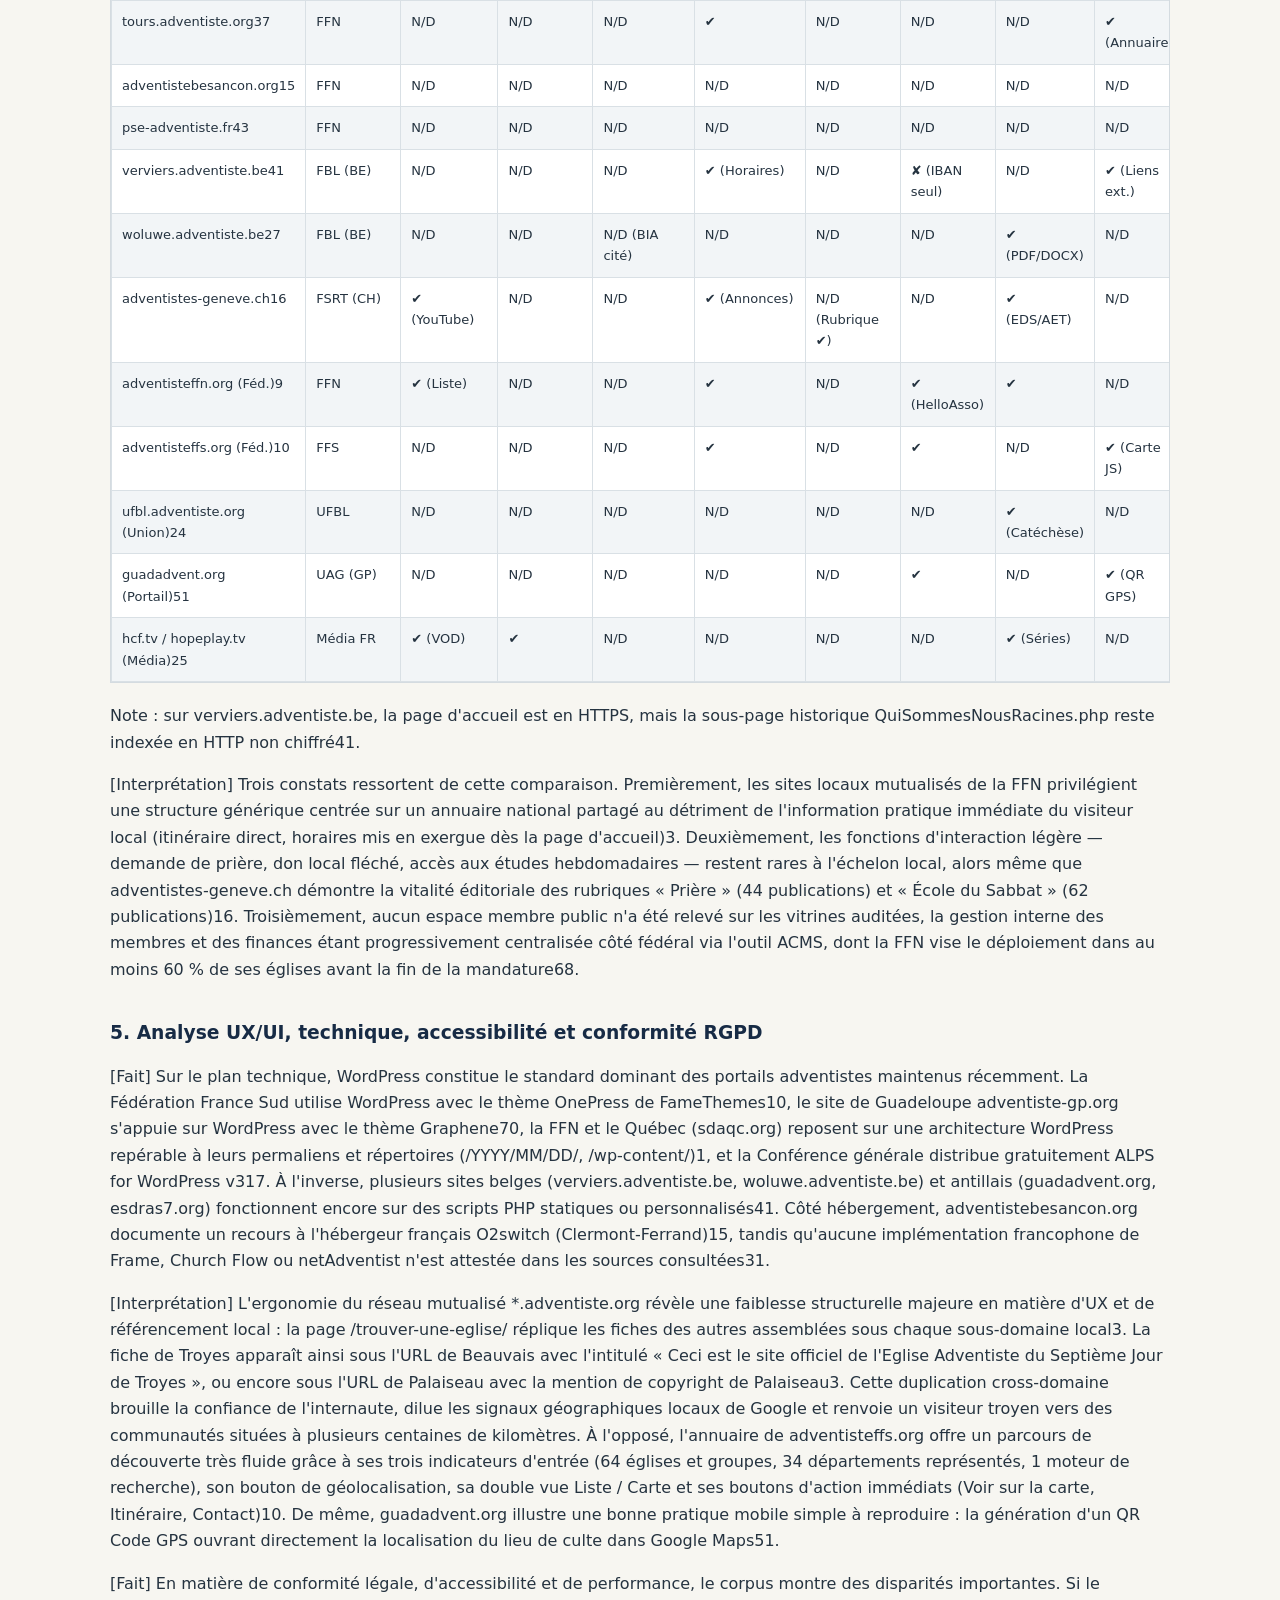
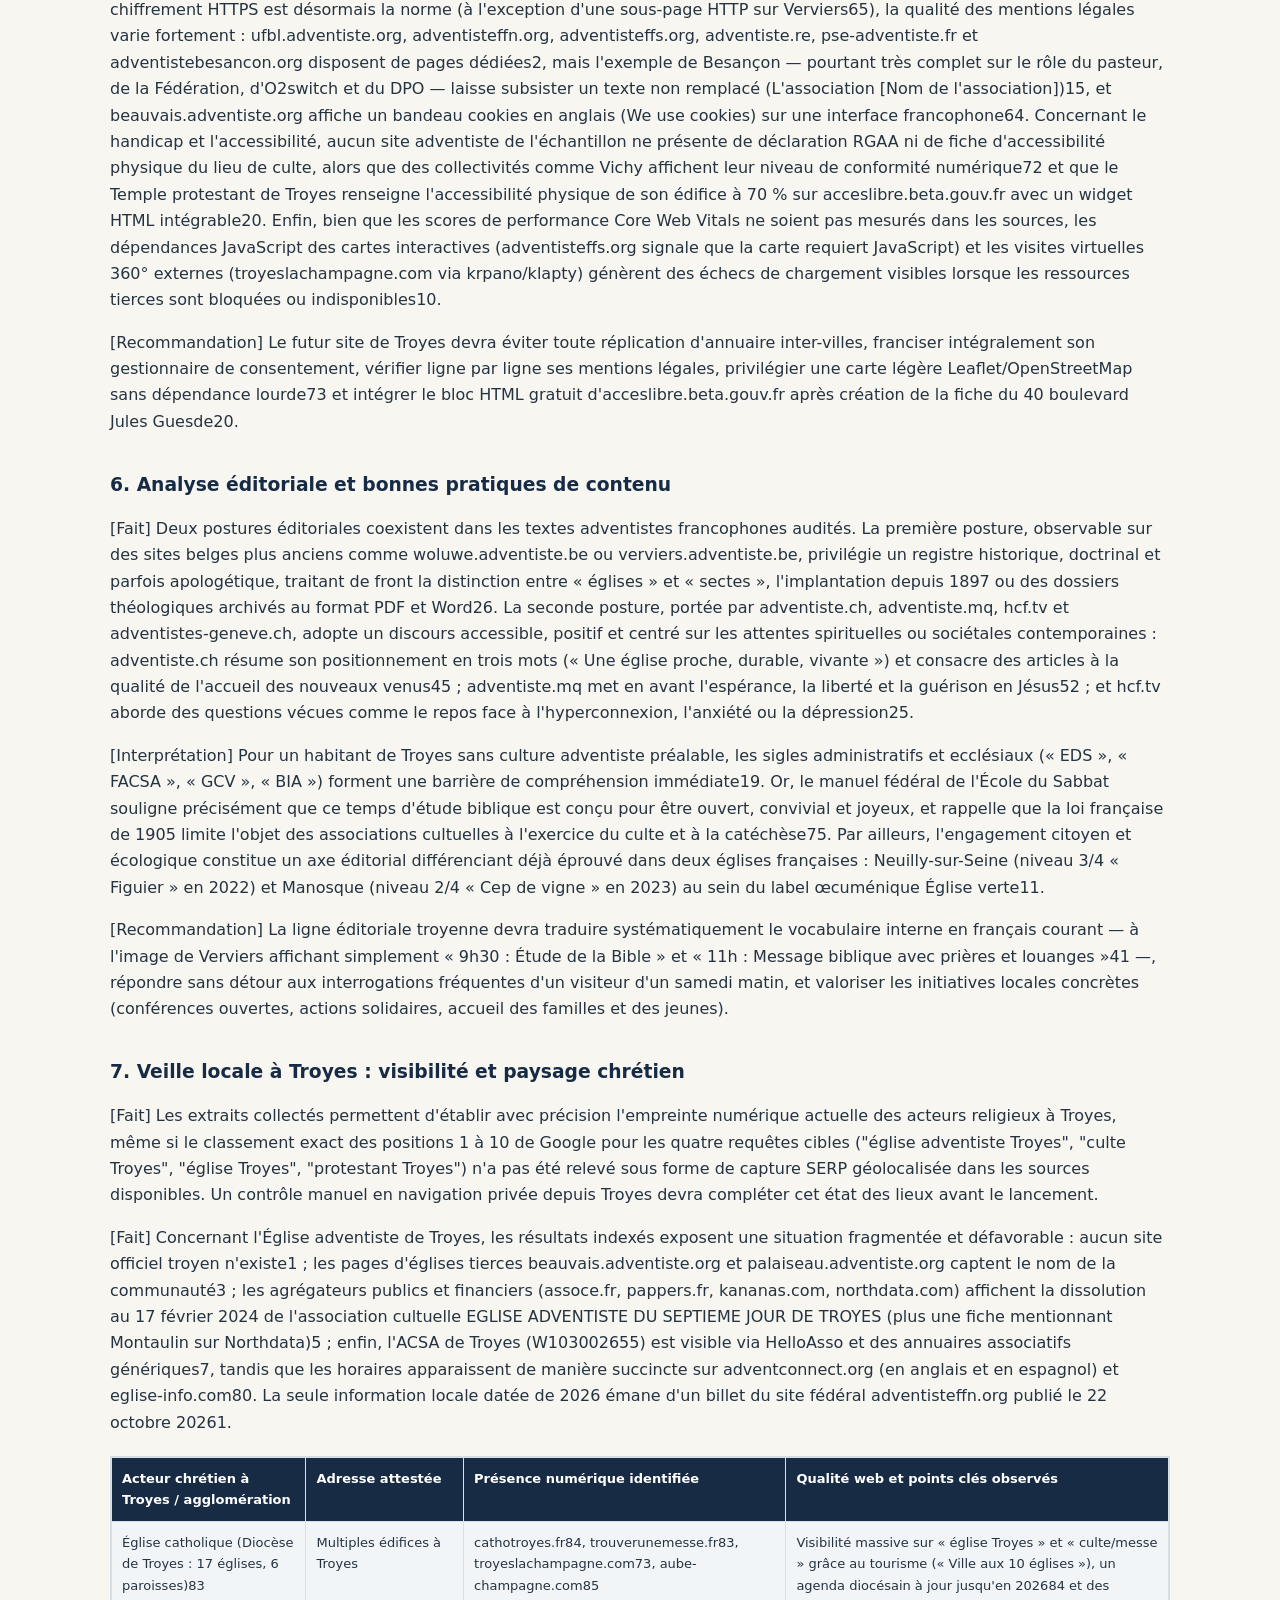
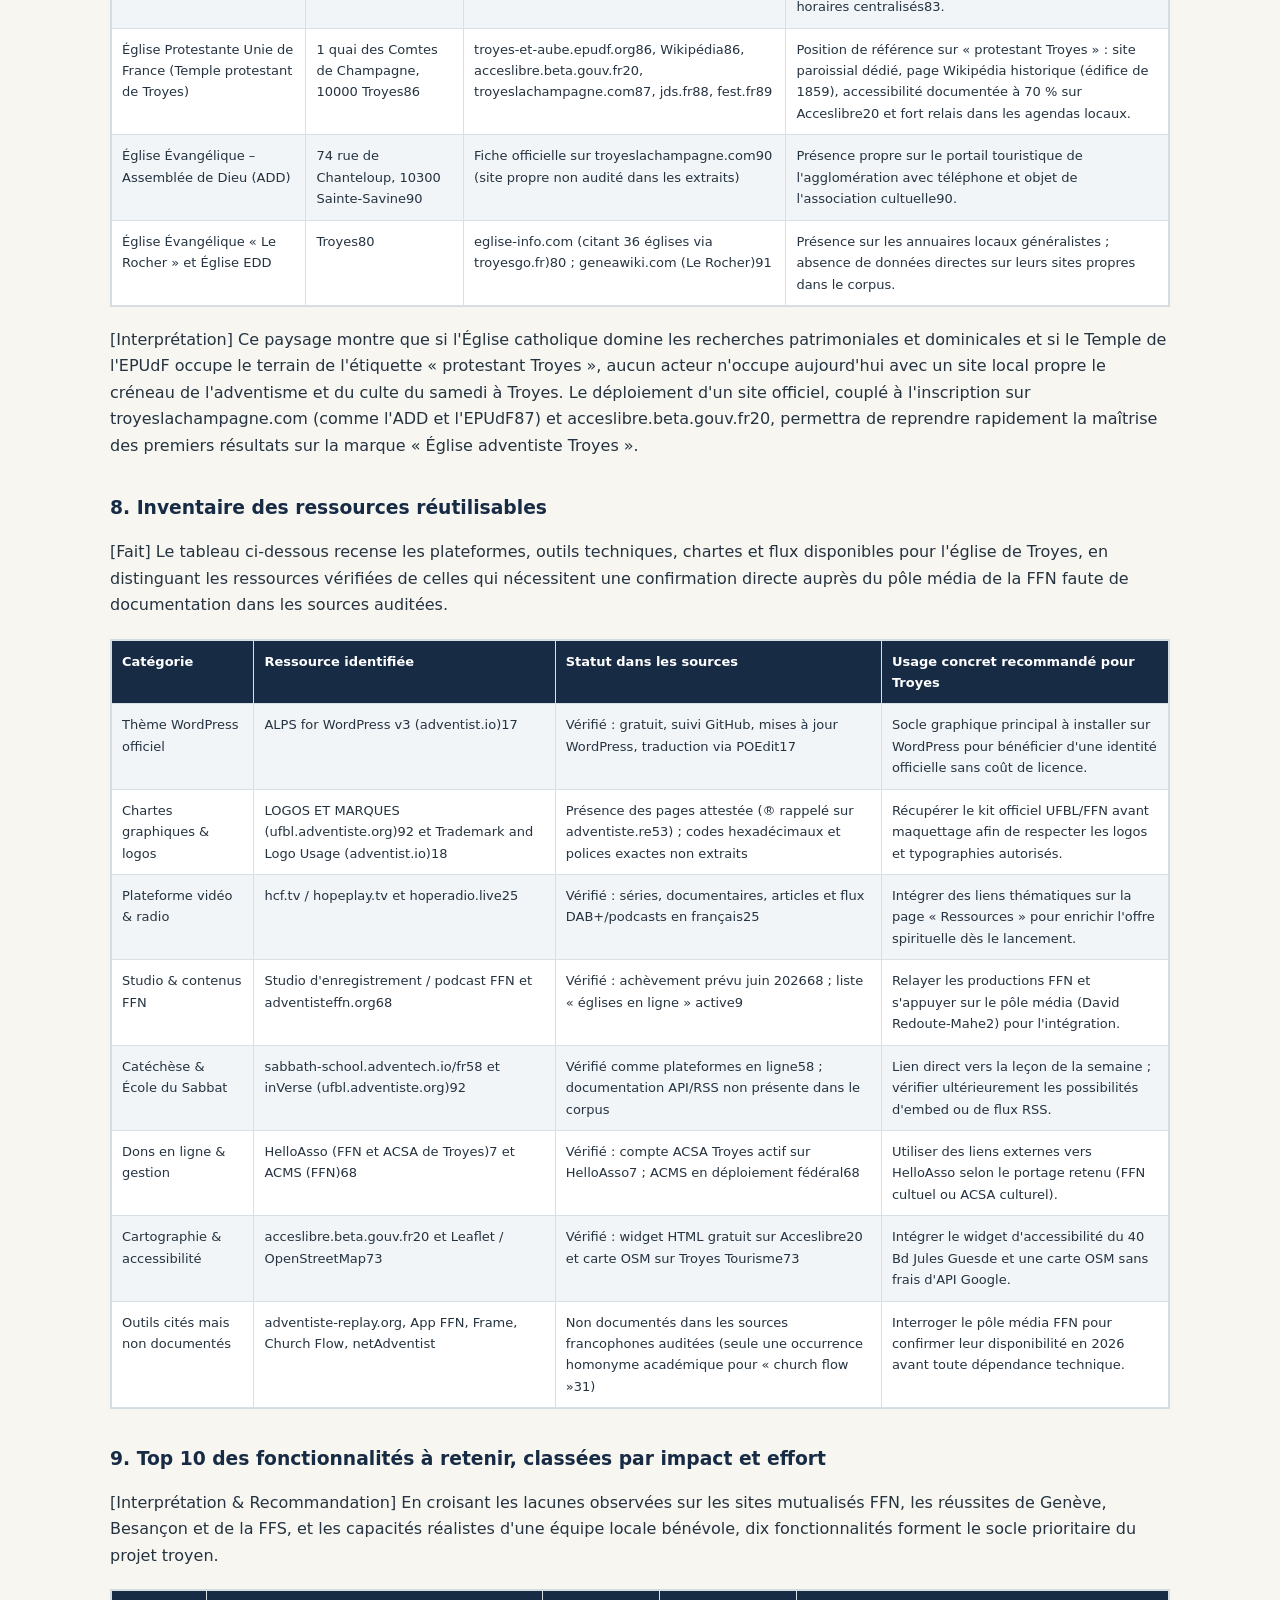
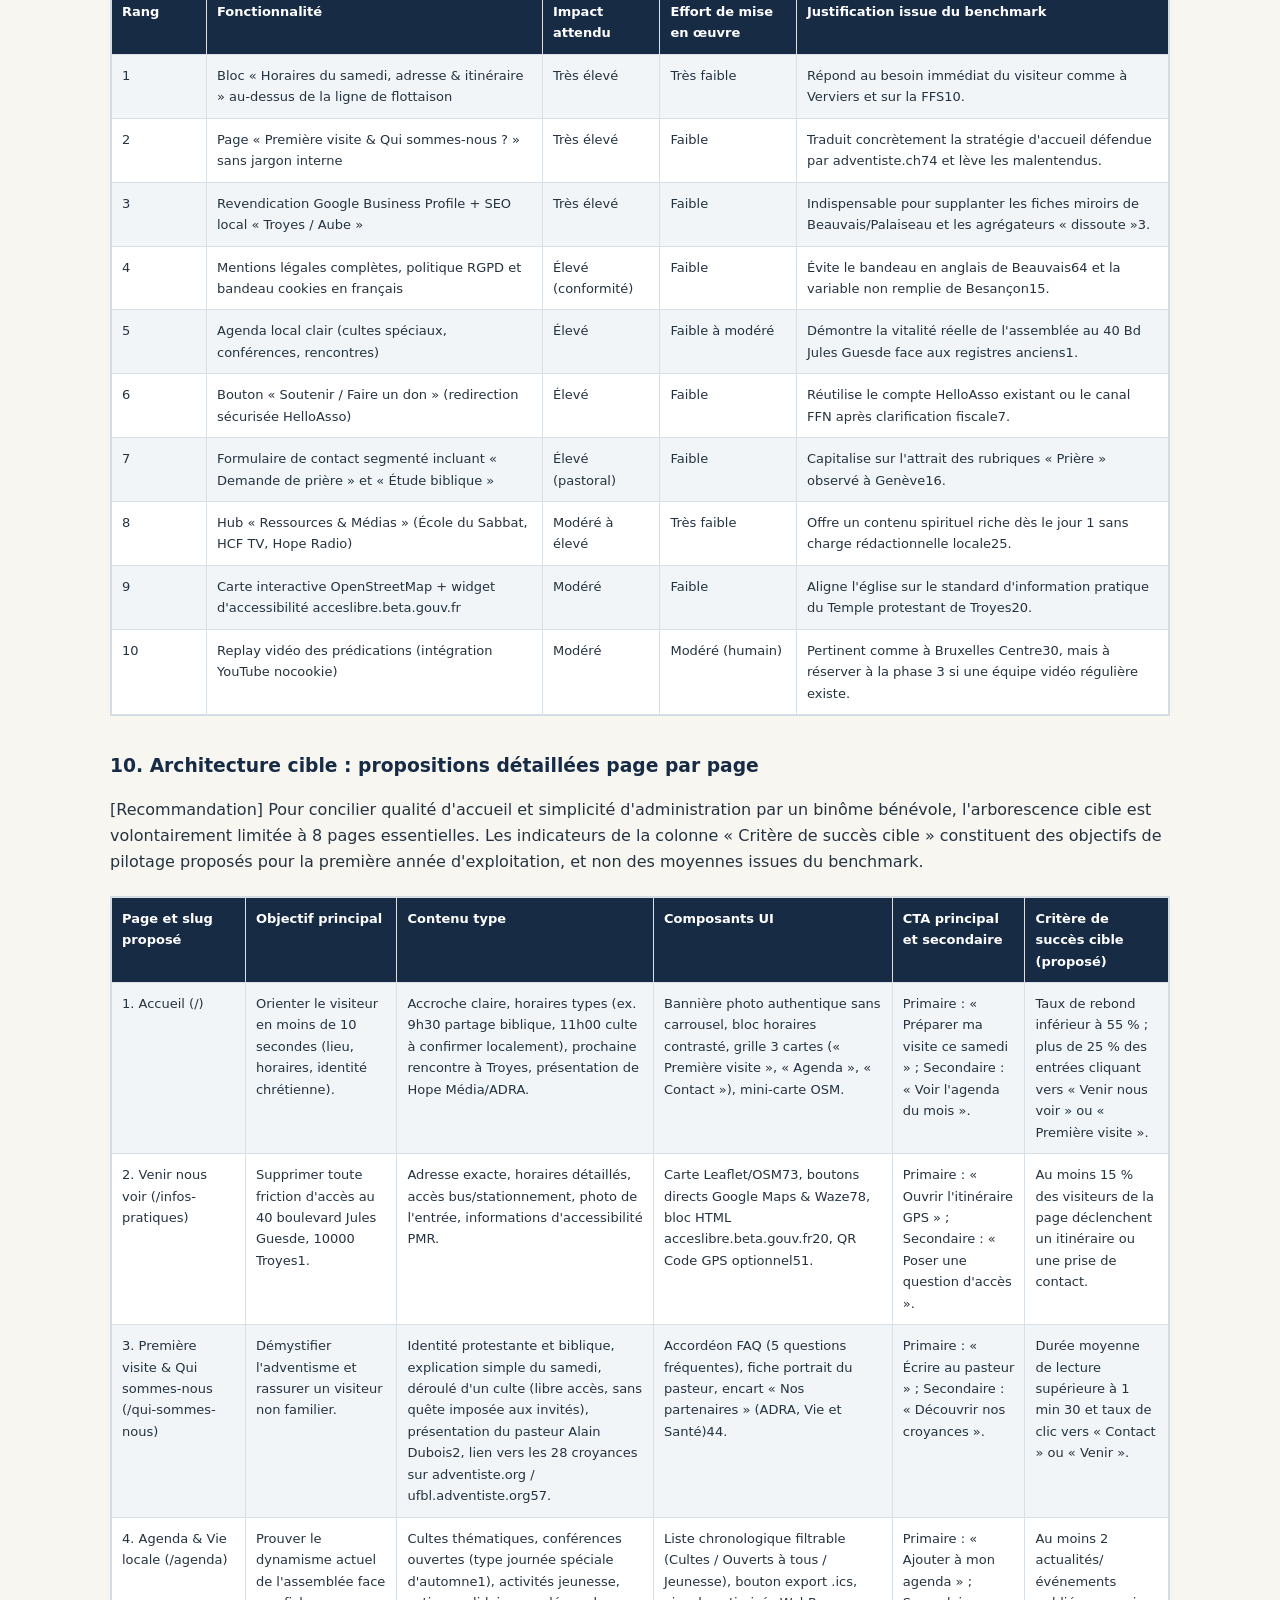
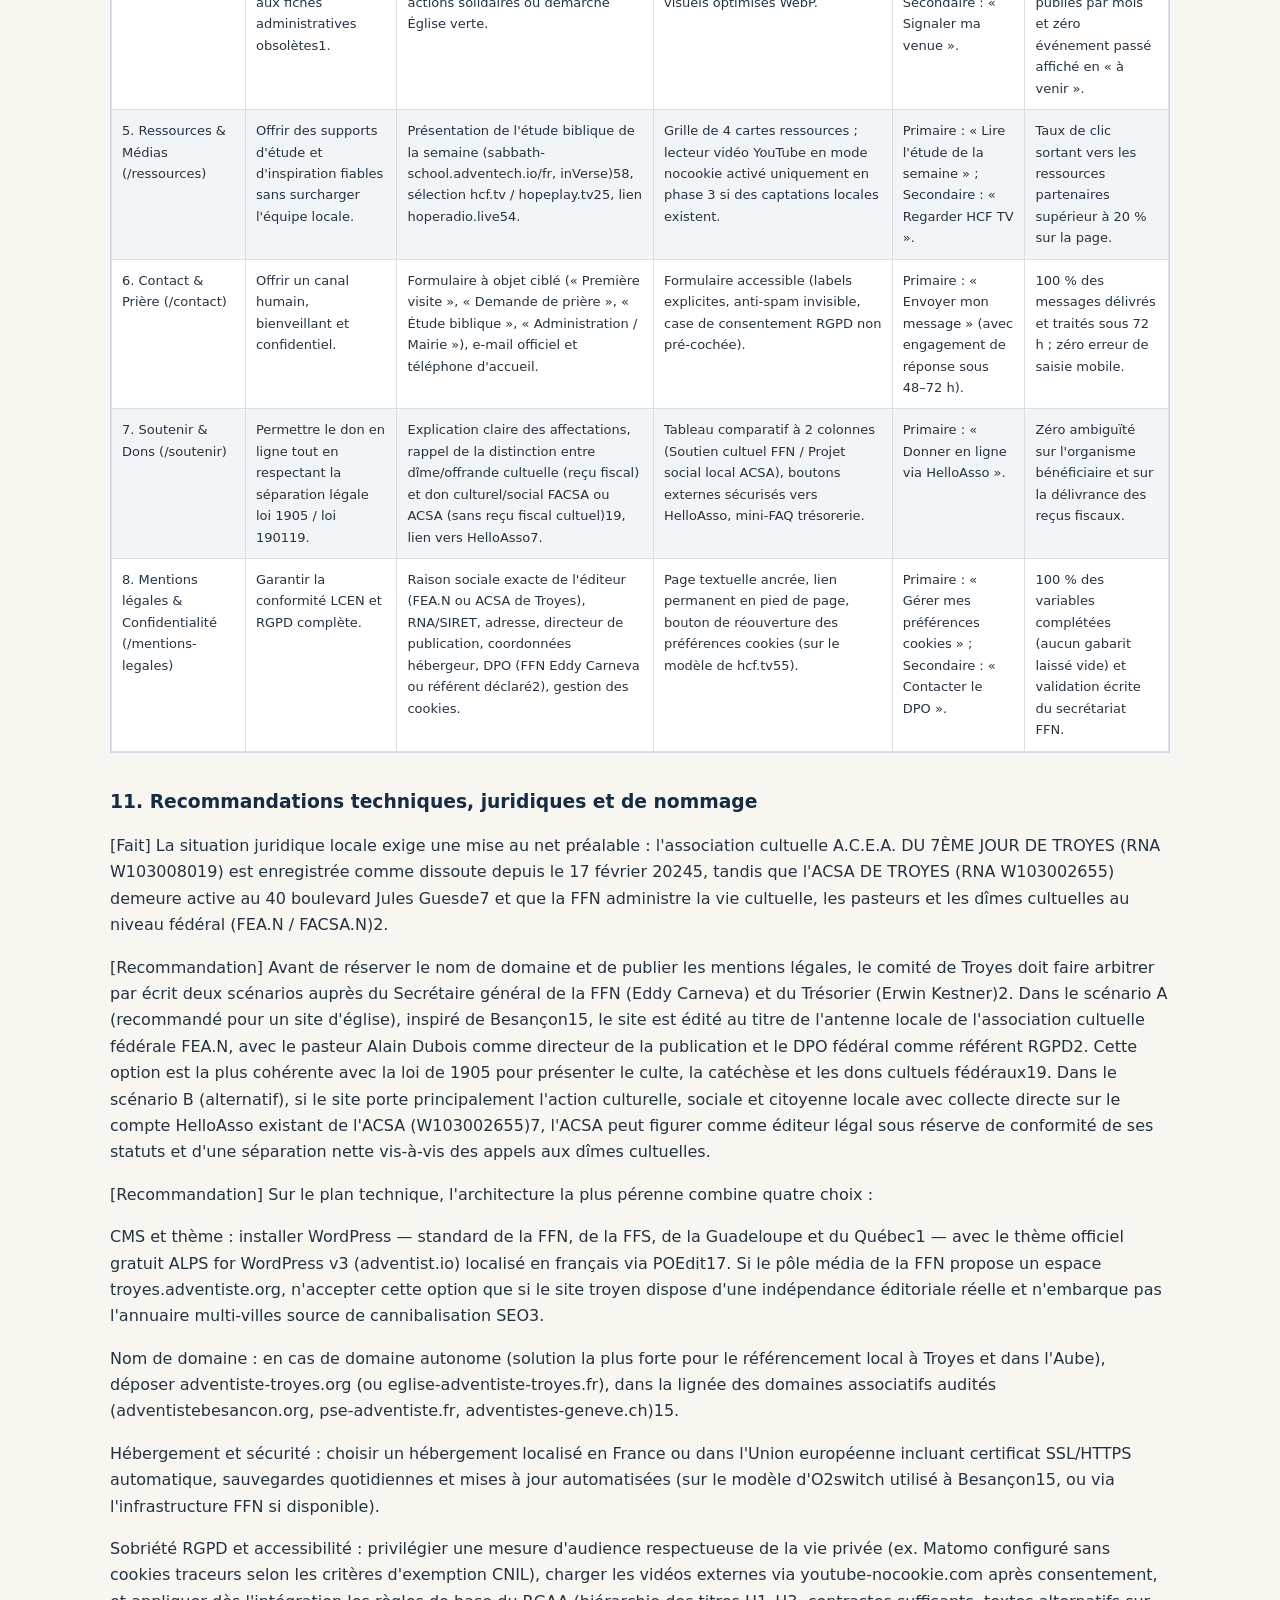
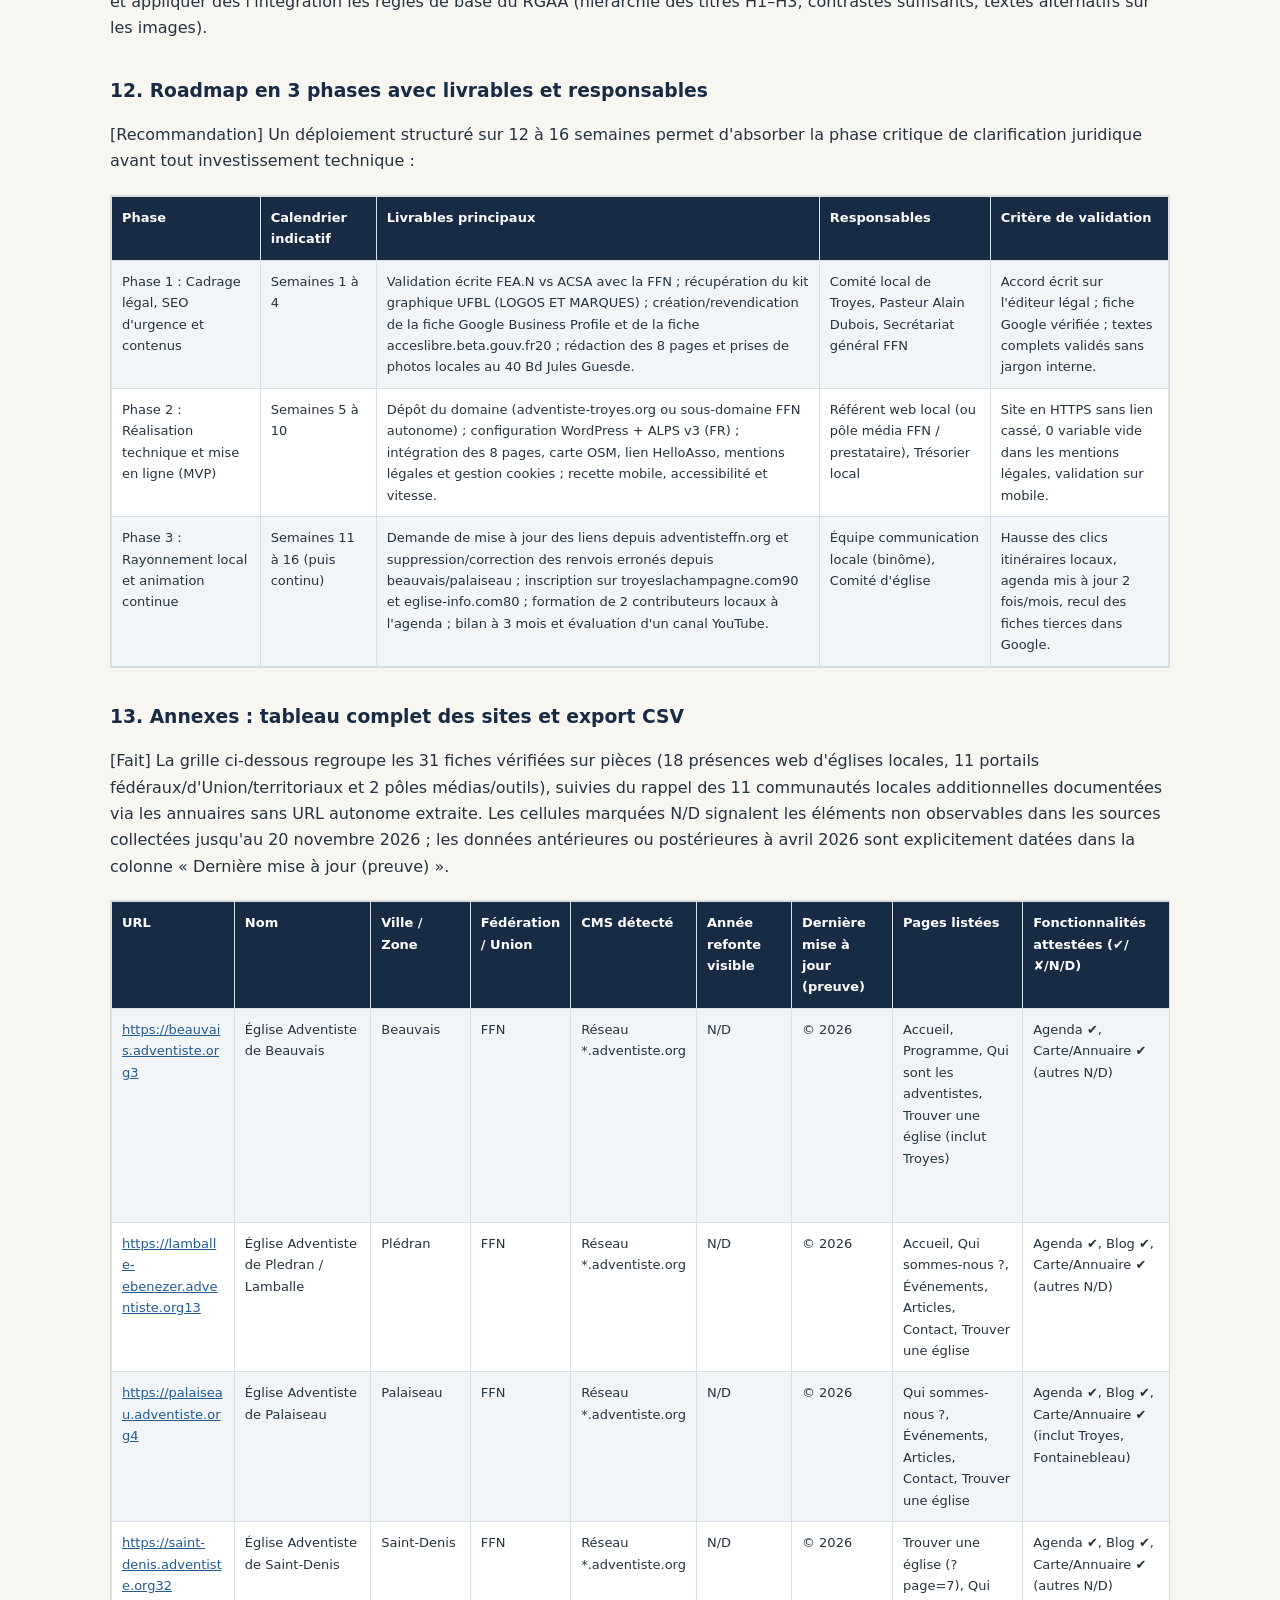
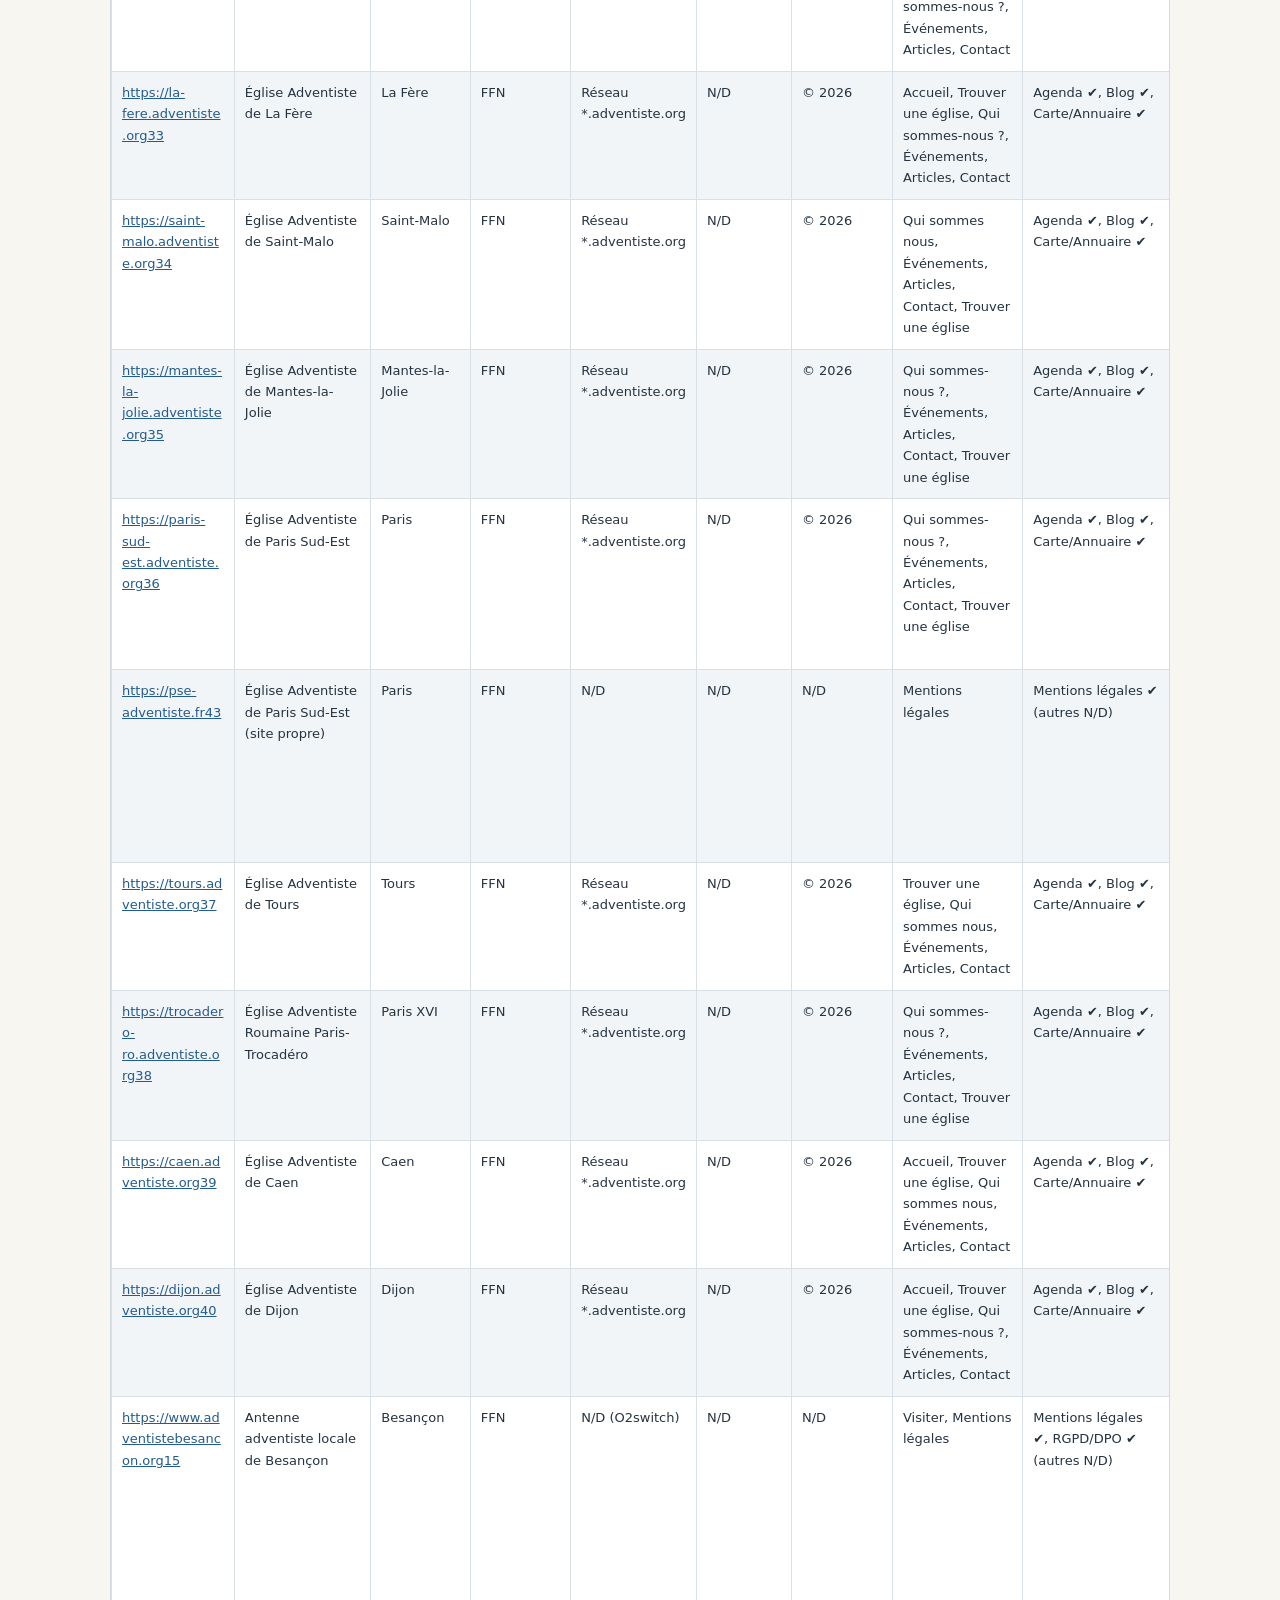
<file: research/troyes/benchmark-2026/rapport-benchmark-reconstruit.html>
<!doctype html><html lang="fr"><meta charset="utf-8"><meta name="viewport" content="width=device-width,initial-scale=1"><title>Benchmark Troyes — restauration documentaire</title><style>*{box-sizing:border-box}body{margin:0;background:#f7f6f1;color:#253340;font:16px/1.65 system-ui,sans-serif}main{max-width:1160px;margin:auto;padding:36px clamp(18px,4vw,50px)}header{background:#172b45;color:white;border-bottom:5px solid #c5a059;padding:40px max(20px,calc((100vw - 1060px)/2))}h1{font-size:clamp(2rem,4vw,3rem);line-height:1.15;margin:12px 0}h2,h3,h4{line-height:1.3;margin-top:2em;color:#172b45}a{color:#235b91;overflow-wrap:anywhere}header a{color:white}nav{background:white;padding:20px;border:1px solid #ddd;border-radius:10px}nav ol{columns:2;column-gap:30px}nav li{break-inside:avoid;margin:4px 0}.warning{background:#fff4dc;padding:20px;border-left:4px solid #9c641a;margin:24px 0}.table-wrap{overflow:auto;max-width:100%;border:1px solid #d4dbe0;margin:20px 0}table{border-collapse:collapse;background:white;min-width:720px;font-size:13px}td,th{text-align:left;vertical-align:top;border:1px solid #d9e0e5;padding:10px;min-width:95px}th{background:#172b45;color:white}tr:nth-child(even){background:#f2f5f7}.small{font-size:13px;color:#586371}code{overflow-wrap:anywhere}@media(max-width:650px){nav ol{columns:1}main{padding:18px}}@media print{body{background:white}header{background:white;color:black;padding:0}main{max-width:none;padding:0}.table-wrap{overflow:visible}table{min-width:0;font-size:8px}td,th{min-width:0;padding:4px;overflow-wrap:anywhere}th{background:white;color:black}}</style><header><div>ADV7J · DOSSIER DE RECHERCHE</div><h1>Benchmark web adventiste<br>Troyes</h1><p>Référence avril 2026 · Récupération du 20 novembre 2026</p></header><main><div class="warning"><strong>Version de récupération — non certifiée.</strong> Le rapport HTML et le CSV de 33 audits annoncés par la recherche approfondie ne sont pas accessibles. Ce document est une restitution du DOCX fourni, non une copie du rapport final. Les affirmations du brouillon, y compris les mentions [Fait], n’ont pas été revérifiées. Les résultats de novembre ne constituent pas des preuves de l’état d’avril 2026. Le corpus initial inclut des fédérations et médias ; le nouvel inventaire les exclut et déduplique Paris Sud-Est. Il comporte 44 candidats locaux, dont 16 lignes héritées et 28 issues des extraits conservés. Aucun taux de couverture ni audit complet ne peut en être déduit. SERP Google non disponible. Les dates de consultation individuelles ne sont pas récupérées.</div><p><a href="inventaire-local-reconstruit.csv">Inventaire des 44 sites candidats (CSV)</a> · <a href="extraction-originale-31-fiches.csv">Grille du brouillon (CSV)</a> · <a href="ETAT-DES-RECHERCHES.md">État des recherches</a></p><nav aria-label="Sommaire"><strong>Sommaire du brouillon restauré</strong><ol><li><a href="#section-1">Rapport de benchmark et stratégie digitale pour le site de l&#x27;Église Adventiste du 7e Jour de Troyes</a></li><li><a href="#section-2">1. Synthèse exécutive</a></li><li><a href="#section-3">2. Méthodologie, périmètre temporel et échantillon</a></li><li><a href="#section-4">3. Cartographie de l&#x27;écosystème numérique adventiste francophone</a></li><li><a href="#section-5">4. Analyse comparative et matrice de fonctionnalités</a></li><li><a href="#section-6">5. Analyse UX/UI, technique, accessibilité et conformité RGPD</a></li><li><a href="#section-7">6. Analyse éditoriale et bonnes pratiques de contenu</a></li><li><a href="#section-8">7. Veille locale à Troyes : visibilité et paysage chrétien</a></li><li><a href="#section-9">8. Inventaire des ressources réutilisables</a></li><li><a href="#section-10">9. Top 10 des fonctionnalités à retenir, classées par impact et effort</a></li><li><a href="#section-11">10. Architecture cible : propositions détaillées page par page</a></li><li><a href="#section-12">11. Recommandations techniques, juridiques et de nommage</a></li><li><a href="#section-13">12. Roadmap en 3 phases avec livrables et responsables</a></li><li><a href="#section-14">13. Annexes : tableau complet des sites et export CSV</a></li><li><a href="#section-15">Tableau CSV de la grille d&#x27;extraction pour réutilisation</a></li><li><a href="#section-16">Sources des citations</a></li></ol></nav><h2 id="section-1">Rapport de benchmark et stratégie digitale pour le site de l&#x27;Église Adventiste du 7e Jour de Troyes</h2><h3 id="section-2">1. Synthèse exécutive</h3><p>[Fait] L&#x27;Église Adventiste du Septième Jour de Troyes, située au 40 boulevard Jules Guesde (10000 Troyes) et desservie par le pasteur Alain Dubois au sein de la Fédération France Nord (FFN), ne possède aucun site vitrine officiel propre dans les sources auditées1. Cette vacance numérique produit deux effets pénalisants pour tout chercheur ou visiteur local : les requêtes liées à la communauté remontent vers des fiches miroirs hébergées sur les sous-domaines d&#x27;autres villes (beauvais.adventiste.org et palaiseau.adventiste.org), ce qui génère une confusion immédiate sur l&#x27;adresse et l&#x27;identité du site3, tandis que les annuaires juridiques affichent en bonne position la mention « dissoute 2024-02-17 » de l&#x27;association cultuelle EGLISE ADVENTISTE DU SEPTIEME JOUR DE TROYES (RNA W103008019)5. Parallèlement, l&#x27;ASSOCIATION CULTURELLE ET SOCIALE ADVENTISTE (ACSA) DE TROYES (RNA W103002655) demeure active à la même adresse avec une page HelloAsso7, et la communauté continue d&#x27;organiser des rencontres publiques au 40 boulevard Jules Guesde, comme l&#x27;atteste une annonce fédérale d&#x27;octobre 2026 pour la journée du 7 novembre1.</p><p>[Interprétation] L&#x27;analyse comparée de 31 fiches extraites (dont 18 présences web d&#x27;églises locales et 13 portails fédéraux, d&#x27;Union, territoriaux et médias) et de 11 communautés locales additionnelles issues des annuaires met en évidence un net clivage dans la francophonie9. En France métropolitaine, le réseau mutualisé *.adventiste.org garantit un socle HTTPS homogène et une arborescence minimale, mais souffre d&#x27;une standardisation excessive et d&#x27;une réplication inter-églises de l&#x27;annuaire qui nuit au référencement local3. À l&#x27;inverse, les portails les plus aboutis sur le plan de l&#x27;expérience utilisateur — notamment adventisteffs.org pour la localisation, adventistes-geneve.ch pour l&#x27;animation éditoriale et la prière, et adventistebesancon.org pour la structuration juridique — démontrent que l&#x27;efficacité d&#x27;un site local tient à la clarté immédiate des horaires, à un accueil sans jargon interne et à une gouvernance légale explicite10.</p><p>[Recommandation] Pour répondre aux besoins du comité de Troyes sans alourdir la charge des bénévoles, le projet doit privilégier le déploiement sous 12 à 16 semaines d&#x27;un site vitrine de 8 pages sous WordPress avec le thème officiel ALPS v3 (adventist.io), plutôt qu&#x27;un développement sur mesure17. Deux préalables conditionnent le lancement : d&#x27;une part, arbitrer par écrit avec le secrétariat et la trésorerie de la FFN le portage juridique exact entre l&#x27;entité cultuelle fédérale (FEA.N/FACSA.N) et l&#x27;ACSA de Troyes2 ; d&#x27;autre part, créer immédiatement une fiche Google Business Profile et une fiche d&#x27;accessibilité sur acceslibre.beta.gouv.fr20 afin de neutraliser l&#x27;impact des mentions « dissoute » et des fiches miroirs d&#x27;autres villes dans les moteurs de recherche. Compte tenu du corpus consulté jusqu&#x27;au 20 novembre 2026, l&#x27;ensemble des données antérieures à la date cible d&#x27;avril 2026 ainsi que les mises à jour postérieures observées entre avril et novembre 2026 sont explicitement datées dans la suite du rapport.</p><h3 id="section-3">2. Méthodologie, périmètre temporel et échantillon</h3><p>[Fait] Le rapport répond à la date de référence demandée (avril 2026) tout en intégrant de manière transparente les trois strates chronologiques présentes dans les sources vérifiées jusqu&#x27;au 20 novembre 2026. La première strate regroupe les données antérieures à avril 2026 : créations et dissolutions associatives (2019 à février 2024)5, lancement des dons en ligne et FAQ trésorerie de la FFN (24 avril 2020)22, mutations pastorales de septembre 202423, statistiques mondiales et francophones arrêtées au 31 décembre 202524, ainsi que des archives documentaires de 2016 à 2025 (Belgique, Hope Média)25. La deuxième strate correspond aux données de 2026 datées d&#x27;avril à novembre 2026 : millésimes © 2026 sur le réseau *.adventiste.org et les portails fédéraux, annonces FFN d&#x27;avril et octobre 2026, cultes YouTube de Bruxelles Centre en juillet–août 2026 et publications de Genève-Cluse jusqu&#x27;au 4 novembre 20261. La troisième strate concerne les limites documentaires : les extraits disponibles ne permettent pas d&#x27;accéder aux fiches complètes de adventistdirectory.org, aux spécifications techniques des outils adventiste-replay.org, Frame, Church Flow ou de l&#x27;application FFN, ni à l&#x27;intégralité du code source des sites audités31. Note éditoriale de format : afin de respecter la mise en forme structurée du présent livrable tout en préparant la réutilisation, les données sont présentées en tableaux analytiques convertibles en HTML et accompagnées de l&#x27;export CSV normé en Section 13.</p><p>[Interprétation] Afin de proscrire toute URL fictive ou extrapolation sur des champs non consultés, la grille d&#x27;extraction complète (Section 13) rassemble 31 fiches vérifiées sur pièces, complétées par 11 communautés locales identifiées sans URL autonome extraite dans les annuaires fédéraux ou sectoriels, soit 42 entités numériques inventoriées, dont 29 églises locales (18 avec URL directe auditée et 11 repérées via annuaires) et 13 portails fédéraux, territoriaux ou médias. Les écarts par rapport au seuil cible de 30 sites d&#x27;églises locales complets s&#x27;expliquent par l&#x27;absence de lien URL imprimé sur la majorité des fiches de adventisteffs.org (où 60 communautés sur 64 n&#x27;affichent aucun lien externe dans le texte audité) et par l&#x27;indisponibilité de adventistdirectory.org dans le corpus10. Toute case non attestée par une preuve textuelle directe est systématiquement notée N/D (non documenté).</p><div class="table-wrap"><table><tr><th>Catégorie d&#x27;échantillon</th><th>Volume recensé</th><th>Périmètre géographique et acteurs observés</th><th>Vintage / dates de référence observées</th></tr><tr><td>Églises locales sur réseau mutualisé *.adventiste.org</td><td>12 sites (avec URL directe)</td><td>France métropolitaine / FFN : Beauvais, Caen, Dijon, La Fère, Lamballe-Ebenezer (Plédran), Mantes-la-Jolie, Palaiseau, Paris Sud-Est, Paris-Trocadéro RO, Saint-Denis, Saint-Malo, Tours3</td><td>Pieds de page © 2026 (vérification novembre 2026)</td></tr><tr><td>Églises locales sur domaine propre ou canal dédié</td><td>6 entités (avec URL directe)</td><td>France (pse-adventiste.fr, adventistebesancon.org), Belgique (verviers.adventiste.be, woluwe.adventiste.be, Bruxelles Centre sur YouTube), Suisse (adventistes-geneve.ch)15</td><td>Archives 2016–2025 ; cultes et posts juillet–novembre 2026</td></tr><tr><td>Portails fédéraux, d&#x27;Union et territoriaux</td><td>11 fiches (avec URL directe)</td><td>adventisteffn.org, adventisteffs.org (alias ffs.adventiste.org), ufbl.adventiste.org, adventiste.org, adventiste.ch, adventiste-gp.org, guadadvent.org, adventiste.mq, esdras7.org (avec odgesam.org), adventiste.re, sdaqc.org10</td><td>Statistiques au 31/12/2025 ; contenus 2020–novembre 2026</td></tr><tr><td>Pôles médias et outils officiels</td><td>2 fiches (avec URL directe)</td><td>hcf.tv (avec hopeplay.tv et hoperadio.live) et adventist.io (ALPS)17</td><td>Articles 2021 (ALPS), mars 2025 et © 2026 (HCF TV)</td></tr><tr><td>Communautés locales complémentaires via annuaires (sans URL directe extraite)</td><td>11 communautés</td><td>4 sites FFS attestés par bouton « Site » (Aix-en-Provence, Anduze, Annemasse, Avignon)10 ; 2 diffusions vidéo FFN (Mitry-Mory, Rouen)9 ; 3 églises québécoises en ligne (Centre Il est écrit, Saint-Léonard, Saint-Georges)12 ; 2 églises Église verte (Neuilly-sur-Seine, Manosque)11</td><td>Données 2018–2023 (Église verte) et 2026 (FFN, FFS, Québec)</td></tr></table></div><h3 id="section-4">3. Cartographie de l&#x27;écosystème numérique adventiste francophone</h3><p>[Fait] L&#x27;Église adventiste du septième jour fonctionne selon une structure presbytérienne synodale modifiée à quatre niveaux de gouvernance, complétée dans l&#x27;espace numérique par un cinquième pôle transversal dédié aux médias et aux œuvres institutionnelles44. Au 31 décembre 2025, la Conférence générale (Silver Spring, États-Unis) coordonne 13 Divisions mondiales réunissant 24 372 139 membres baptisés dans 106 936 églises et 78 061 groupes répartis dans 212 pays24. À ce sommet mondial sont rattachés des outils numériques structurants tels que adventist.io (conception du système de design WordPress ALPS), l&#x27;agence d&#x27;information adventist.news et la plateforme d&#x27;étude biblique multilingue sabbath-school.adventech.io17.</p><p>[Fait] À l&#x27;échelon intermédiaire des Unions, l&#x27;Union Franco-Belgo-Luxembourgeoise (ufbl.adventiste.org) coordonne la France métropolitaine, la Belgique et le Luxembourg pour un total de 21 104 membres inscrits au 31 décembre 2025, tandis que l&#x27;Union des Fédérations des Antilles et de la Guyane (UAG) regroupe 31 321 membres (16 478 en Martinique, 11 080 en Guadeloupe et 3 763 en Guyane)24. En ajoutant les territoires du Pacifique et de l&#x27;océan Indien (5 336 membres en Polynésie française, 1 221 à La Réunion, 1 146 en Nouvelle-Calédonie et 133 à Mayotte), l&#x27;Église adventiste rassemble 56 955 membres sur le territoire français hors Fédération Belgo-Luxembourgeoise au 31 décembre 202524.</p><p>[Fait] L&#x27;échelon fédéral assure le déploiement territorial et le pilotage pastoral, juridique et financier des assemblées57. En France métropolitaine (17 798 membres fin 2025), la Fédération France Nord (adventisteffn.org, 130 boulevard de l&#x27;Hôpital, Paris) rassemble 12 665 membres, laissant par différence un solde de 5 133 membres pour le reste de la métropole couvert par la Fédération du Sud de la France (adventisteffs.org, Clapiers), qui recense 64 églises et groupes sur 34 départements2. S&#x27;y ajoutent la Fédération Belgo-Luxembourgeoise (3 306 membres, 33 églises et 5 groupes fin 2025)24, la Fédération de Suisse Romande et du Tessin (adventiste.ch, Gland)45, les entités ultramarines (adventiste.re, adventiste.mq / esdras7.org / odgesam.org, adventiste-gp.org / guadadvent.org)48 et la Fédération du Québec (sdaqc.org, Longueuil)12. Enfin, le pôle médias et partenaires réunit Hope Média France (hcf.tv et hopeplay.tv, 30 avenue Émile Zola à Dammarie-les-Lys, membre du réseau mondial HopeChannel présent sur 43 antennes en 39 langues)44, Hope Radio (hoperadio.live en DAB+ et podcasts)54, l&#x27;agence humanitaire ADRA France (adra.fr), les Éditions Vie et Santé (viesante.com) et le Campus adventiste du Salève (campusadventiste.edu)44.</p><p>[Interprétation] Pour une communauté de taille moyenne comme Troyes, cette architecture à cinq niveaux constitue un levier stratégique majeur. Les contenus doctrinaux généraux, la production audiovisuelle de qualité, l&#x27;infrastructure de dons en ligne et la formation catéchétique sont déjà mutualisés par la FFN, l&#x27;UFBL et Hope Média France19. Le site troyen n&#x27;a donc pas vocation à répliquer un portail théologique national, mais à jouer le rôle de relais de proximité : rendre l&#x27;église trouvable à Troyes, accueillir chaleureusement les visiteurs du samedi et orienter vers les ressources fédérales et médiatiques officielles.</p><h3 id="section-5">4. Analyse comparative et matrice de fonctionnalités</h3><p>[Fait] L&#x27;examen des présences web francophones fait ressortir trois modèles d&#x27;organisation distincts. Le premier est le modèle mutualisé *.adventiste.org, représenté par 12 églises FFN de l&#x27;échantillon (Beauvais, Caen, Dijon, La Fère, Lamballe-Ebenezer, Mantes-la-Jolie, Palaiseau, Paris Sud-Est, Paris-Trocadéro RO, Saint-Denis, Saint-Malo et Tours)3. Ces sites partagent une structure quasi uniforme à 5 ou 6 rubriques (Accueil, Qui sommes-nous ?, Événements, Articles, Contact, Trouver une église) et un millésime © 2026. Le deuxième est le modèle autonome sur domaine propre ou canal dédié, illustré par adventistebesancon.org, pse-adventiste.fr, adventistes-geneve.ch, verviers.adventiste.be, woluwe.adventiste.be et la chaîne YouTube de Bruxelles Centre15. Il permet une personnalisation éditoriale ou juridique forte (Genève, Besançon), mais expose les églises sans équipe technique pérenne à une obsolescence visuelle ou technique (Belgique)41. Le troisième est le modèle de centralisation fédérale, dominant en Fédération France Sud où 60 des 64 communautés listées sur adventisteffs.org s&#x27;appuient sur la fiche d&#x27;annuaire fédérale sans site web indiqué, et utilisé au Québec sur sdaqc.org pour centraliser l&#x27;accès aux cultes en ligne10.</p><p>[Fait] Le tableau ci-dessous synthétise les fonctionnalités directement observées sur les sites représentatifs de chaque modèle (légende : ✔ = fonctionnalité attestée dans les sources ; ✘ = absence avérée sur la page concernée ; N/D = non documenté dans les extraits disponibles).</p><div class="table-wrap"><table><tr><th>Site / Communauté</th><th>Territoire</th><th>Streaming / Vidéo</th><th>Podcast</th><th>Newsletter</th><th>Agenda / Événements</th><th>Prière</th><th>Don en ligne</th><th>Archive / Études</th><th>Carte / Itinéraire</th><th>Recherche</th><th>Blog / Articles</th><th>Multilingue</th><th>HTTPS</th><th>Mentions légales</th><th>RGPD / Cookies</th></tr><tr><td>beauvais.adventiste.org3</td><td>FFN</td><td>N/D</td><td>N/D</td><td>N/D</td><td>✔ (Programme)</td><td>N/D</td><td>N/D</td><td>N/D</td><td>✔ (Annuaire)</td><td>N/D</td><td>N/D</td><td>N/D</td><td>✔</td><td>N/D</td><td>✔ (EN)</td></tr><tr><td>dijon.adventiste.org40</td><td>FFN</td><td>N/D</td><td>N/D</td><td>N/D</td><td>✔</td><td>N/D</td><td>N/D</td><td>N/D</td><td>✔ (Annuaire)</td><td>N/D</td><td>✔</td><td>N/D</td><td>✔</td><td>N/D</td><td>N/D</td></tr><tr><td>caen.adventiste.org39</td><td>FFN</td><td>N/D</td><td>N/D</td><td>N/D</td><td>✔</td><td>N/D</td><td>N/D</td><td>N/D</td><td>✔ (Annuaire)</td><td>N/D</td><td>✔</td><td>N/D</td><td>✔</td><td>N/D</td><td>N/D</td></tr><tr><td>palaiseau.adventiste.org4</td><td>FFN</td><td>N/D</td><td>N/D</td><td>N/D</td><td>✔</td><td>N/D</td><td>N/D</td><td>N/D</td><td>✔ (Annuaire)</td><td>N/D</td><td>✔</td><td>N/D</td><td>✔</td><td>N/D</td><td>N/D</td></tr><tr><td>tours.adventiste.org37</td><td>FFN</td><td>N/D</td><td>N/D</td><td>N/D</td><td>✔</td><td>N/D</td><td>N/D</td><td>N/D</td><td>✔ (Annuaire)</td><td>N/D</td><td>✔</td><td>N/D</td><td>✔</td><td>N/D</td><td>N/D</td></tr><tr><td>adventistebesancon.org15</td><td>FFN</td><td>N/D</td><td>N/D</td><td>N/D</td><td>N/D</td><td>N/D</td><td>N/D</td><td>N/D</td><td>N/D</td><td>N/D</td><td>N/D</td><td>N/D</td><td>✔</td><td>✔</td><td>✔ (DPO)</td></tr><tr><td>pse-adventiste.fr43</td><td>FFN</td><td>N/D</td><td>N/D</td><td>N/D</td><td>N/D</td><td>N/D</td><td>N/D</td><td>N/D</td><td>N/D</td><td>N/D</td><td>N/D</td><td>N/D</td><td>✔</td><td>✔</td><td>N/D</td></tr><tr><td>verviers.adventiste.be41</td><td>FBL (BE)</td><td>N/D</td><td>N/D</td><td>N/D</td><td>✔ (Horaires)</td><td>N/D</td><td>✘ (IBAN seul)</td><td>N/D</td><td>✔ (Liens ext.)</td><td>N/D</td><td>N/D</td><td>N/D</td><td>✔*</td><td>N/D</td><td>N/D</td></tr><tr><td>woluwe.adventiste.be27</td><td>FBL (BE)</td><td>N/D</td><td>N/D</td><td>N/D (BIA cité)</td><td>N/D</td><td>N/D</td><td>N/D</td><td>✔ (PDF/DOCX)</td><td>N/D</td><td>N/D</td><td>N/D</td><td>N/D</td><td>✔</td><td>N/D</td><td>N/D</td></tr><tr><td>adventistes-geneve.ch16</td><td>FSRT (CH)</td><td>✔ (YouTube)</td><td>N/D</td><td>N/D</td><td>✔ (Annonces)</td><td>N/D (Rubrique ✔)</td><td>N/D</td><td>✔ (EDS/AET)</td><td>N/D</td><td>N/D</td><td>✔</td><td>N/D</td><td>✔</td><td>N/D</td><td>N/D</td></tr><tr><td>adventisteffn.org (Féd.)9</td><td>FFN</td><td>✔ (Liste)</td><td>N/D</td><td>N/D</td><td>✔</td><td>N/D</td><td>✔ (HelloAsso)</td><td>✔</td><td>N/D</td><td>N/D</td><td>✔</td><td>N/D</td><td>✔</td><td>N/D</td><td>✔ (DPO)</td></tr><tr><td>adventisteffs.org (Féd.)10</td><td>FFS</td><td>N/D</td><td>N/D</td><td>N/D</td><td>✔</td><td>N/D</td><td>✔</td><td>N/D</td><td>✔ (Carte JS)</td><td>✔</td><td>✔</td><td>N/D</td><td>✔</td><td>✔</td><td>✔</td></tr><tr><td>ufbl.adventiste.org (Union)24</td><td>UFBL</td><td>N/D</td><td>N/D</td><td>N/D</td><td>N/D</td><td>N/D</td><td>N/D</td><td>✔ (Catéchèse)</td><td>N/D</td><td>N/D</td><td>N/D</td><td>N/D</td><td>✔</td><td>✔</td><td>✔</td></tr><tr><td>guadadvent.org (Portail)51</td><td>UAG (GP)</td><td>N/D</td><td>N/D</td><td>N/D</td><td>N/D</td><td>N/D</td><td>✔</td><td>N/D</td><td>✔ (QR GPS)</td><td>N/D</td><td>N/D</td><td>N/D</td><td>✔</td><td>N/D</td><td>N/D</td></tr><tr><td>hcf.tv / hopeplay.tv (Média)25</td><td>Média FR</td><td>✔ (VOD)</td><td>✔</td><td>N/D</td><td>N/D</td><td>N/D</td><td>N/D</td><td>✔ (Séries)</td><td>N/D</td><td>N/D</td><td>✔</td><td>N/D</td><td>✔</td><td>✔</td><td>✔</td></tr></table></div><p>Note : sur verviers.adventiste.be, la page d&#x27;accueil est en HTTPS, mais la sous-page historique QuiSommesNousRacines.php reste indexée en HTTP non chiffré41.</p><p>[Interprétation] Trois constats ressortent de cette comparaison. Premièrement, les sites locaux mutualisés de la FFN privilégient une structure générique centrée sur un annuaire national partagé au détriment de l&#x27;information pratique immédiate du visiteur local (itinéraire direct, horaires mis en exergue dès la page d&#x27;accueil)3. Deuxièmement, les fonctions d&#x27;interaction légère — demande de prière, don local fléché, accès aux études hebdomadaires — restent rares à l&#x27;échelon local, alors même que adventistes-geneve.ch démontre la vitalité éditoriale des rubriques « Prière » (44 publications) et « École du Sabbat » (62 publications)16. Troisièmement, aucun espace membre public n&#x27;a été relevé sur les vitrines auditées, la gestion interne des membres et des finances étant progressivement centralisée côté fédéral via l&#x27;outil ACMS, dont la FFN vise le déploiement dans au moins 60 % de ses églises avant la fin de la mandature68.</p><h3 id="section-6">5. Analyse UX/UI, technique, accessibilité et conformité RGPD</h3><p>[Fait] Sur le plan technique, WordPress constitue le standard dominant des portails adventistes maintenus récemment. La Fédération France Sud utilise WordPress avec le thème OnePress de FameThemes10, le site de Guadeloupe adventiste-gp.org s&#x27;appuie sur WordPress avec le thème Graphene70, la FFN et le Québec (sdaqc.org) reposent sur une architecture WordPress repérable à leurs permaliens et répertoires (/YYYY/MM/DD/, /wp-content/)1, et la Conférence générale distribue gratuitement ALPS for WordPress v317. À l&#x27;inverse, plusieurs sites belges (verviers.adventiste.be, woluwe.adventiste.be) et antillais (guadadvent.org, esdras7.org) fonctionnent encore sur des scripts PHP statiques ou personnalisés41. Côté hébergement, adventistebesancon.org documente un recours à l&#x27;hébergeur français O2switch (Clermont-Ferrand)15, tandis qu&#x27;aucune implémentation francophone de Frame, Church Flow ou netAdventist n&#x27;est attestée dans les sources consultées31.</p><p>[Interprétation] L&#x27;ergonomie du réseau mutualisé *.adventiste.org révèle une faiblesse structurelle majeure en matière d&#x27;UX et de référencement local : la page /trouver-une-eglise/ réplique les fiches des autres assemblées sous chaque sous-domaine local3. La fiche de Troyes apparaît ainsi sous l&#x27;URL de Beauvais avec l&#x27;intitulé « Ceci est le site officiel de l&#x27;Eglise Adventiste du Septième Jour de Troyes », ou encore sous l&#x27;URL de Palaiseau avec la mention de copyright de Palaiseau3. Cette duplication cross-domaine brouille la confiance de l&#x27;internaute, dilue les signaux géographiques locaux de Google et renvoie un visiteur troyen vers des communautés situées à plusieurs centaines de kilomètres. À l&#x27;opposé, l&#x27;annuaire de adventisteffs.org offre un parcours de découverte très fluide grâce à ses trois indicateurs d&#x27;entrée (64 églises et groupes, 34 départements représentés, 1 moteur de recherche), son bouton de géolocalisation, sa double vue Liste / Carte et ses boutons d&#x27;action immédiats (Voir sur la carte, Itinéraire, Contact)10. De même, guadadvent.org illustre une bonne pratique mobile simple à reproduire : la génération d&#x27;un QR Code GPS ouvrant directement la localisation du lieu de culte dans Google Maps51.</p><p>[Fait] En matière de conformité légale, d&#x27;accessibilité et de performance, le corpus montre des disparités importantes. Si le chiffrement HTTPS est désormais la norme (à l&#x27;exception d&#x27;une sous-page HTTP sur Verviers65), la qualité des mentions légales varie fortement : ufbl.adventiste.org, adventisteffn.org, adventisteffs.org, adventiste.re, pse-adventiste.fr et adventistebesancon.org disposent de pages dédiées2, mais l&#x27;exemple de Besançon — pourtant très complet sur le rôle du pasteur, de la Fédération, d&#x27;O2switch et du DPO — laisse subsister un texte non remplacé (L&#x27;association [Nom de l&#x27;association])15, et beauvais.adventiste.org affiche un bandeau cookies en anglais (We use cookies) sur une interface francophone64. Concernant le handicap et l&#x27;accessibilité, aucun site adventiste de l&#x27;échantillon ne présente de déclaration RGAA ni de fiche d&#x27;accessibilité physique du lieu de culte, alors que des collectivités comme Vichy affichent leur niveau de conformité numérique72 et que le Temple protestant de Troyes renseigne l&#x27;accessibilité physique de son édifice à 70 % sur acceslibre.beta.gouv.fr avec un widget HTML intégrable20. Enfin, bien que les scores de performance Core Web Vitals ne soient pas mesurés dans les sources, les dépendances JavaScript des cartes interactives (adventisteffs.org signale que la carte requiert JavaScript) et les visites virtuelles 360° externes (troyeslachampagne.com via krpano/klapty) génèrent des échecs de chargement visibles lorsque les ressources tierces sont bloquées ou indisponibles10.</p><p>[Recommandation] Le futur site de Troyes devra éviter toute réplication d&#x27;annuaire inter-villes, franciser intégralement son gestionnaire de consentement, vérifier ligne par ligne ses mentions légales, privilégier une carte légère Leaflet/OpenStreetMap sans dépendance lourde73 et intégrer le bloc HTML gratuit d&#x27;acceslibre.beta.gouv.fr après création de la fiche du 40 boulevard Jules Guesde20.</p><h3 id="section-7">6. Analyse éditoriale et bonnes pratiques de contenu</h3><p>[Fait] Deux postures éditoriales coexistent dans les textes adventistes francophones audités. La première posture, observable sur des sites belges plus anciens comme woluwe.adventiste.be ou verviers.adventiste.be, privilégie un registre historique, doctrinal et parfois apologétique, traitant de front la distinction entre « églises » et « sectes », l&#x27;implantation depuis 1897 ou des dossiers théologiques archivés au format PDF et Word26. La seconde posture, portée par adventiste.ch, adventiste.mq, hcf.tv et adventistes-geneve.ch, adopte un discours accessible, positif et centré sur les attentes spirituelles ou sociétales contemporaines : adventiste.ch résume son positionnement en trois mots (« Une église proche, durable, vivante ») et consacre des articles à la qualité de l&#x27;accueil des nouveaux venus45 ; adventiste.mq met en avant l&#x27;espérance, la liberté et la guérison en Jésus52 ; et hcf.tv aborde des questions vécues comme le repos face à l&#x27;hyperconnexion, l&#x27;anxiété ou la dépression25.</p><p>[Interprétation] Pour un habitant de Troyes sans culture adventiste préalable, les sigles administratifs et ecclésiaux (« EDS », « FACSA », « GCV », « BIA ») forment une barrière de compréhension immédiate19. Or, le manuel fédéral de l&#x27;École du Sabbat souligne précisément que ce temps d&#x27;étude biblique est conçu pour être ouvert, convivial et joyeux, et rappelle que la loi française de 1905 limite l&#x27;objet des associations cultuelles à l&#x27;exercice du culte et à la catéchèse75. Par ailleurs, l&#x27;engagement citoyen et écologique constitue un axe éditorial différenciant déjà éprouvé dans deux églises françaises : Neuilly-sur-Seine (niveau 3/4 « Figuier » en 2022) et Manosque (niveau 2/4 « Cep de vigne » en 2023) au sein du label œcuménique Église verte11.</p><p>[Recommandation] La ligne éditoriale troyenne devra traduire systématiquement le vocabulaire interne en français courant — à l&#x27;image de Verviers affichant simplement « 9h30 : Étude de la Bible » et « 11h : Message biblique avec prières et louanges »41 —, répondre sans détour aux interrogations fréquentes d&#x27;un visiteur d&#x27;un samedi matin, et valoriser les initiatives locales concrètes (conférences ouvertes, actions solidaires, accueil des familles et des jeunes).</p><h3 id="section-8">7. Veille locale à Troyes : visibilité et paysage chrétien</h3><p>[Fait] Les extraits collectés permettent d&#x27;établir avec précision l&#x27;empreinte numérique actuelle des acteurs religieux à Troyes, même si le classement exact des positions 1 à 10 de Google pour les quatre requêtes cibles (&quot;église adventiste Troyes&quot;, &quot;culte Troyes&quot;, &quot;église Troyes&quot;, &quot;protestant Troyes&quot;) n&#x27;a pas été relevé sous forme de capture SERP géolocalisée dans les sources disponibles. Un contrôle manuel en navigation privée depuis Troyes devra compléter cet état des lieux avant le lancement.</p><p>[Fait] Concernant l&#x27;Église adventiste de Troyes, les résultats indexés exposent une situation fragmentée et défavorable : aucun site officiel troyen n&#x27;existe1 ; les pages d&#x27;églises tierces beauvais.adventiste.org et palaiseau.adventiste.org captent le nom de la communauté3 ; les agrégateurs publics et financiers (assoce.fr, pappers.fr, kananas.com, northdata.com) affichent la dissolution au 17 février 2024 de l&#x27;association cultuelle EGLISE ADVENTISTE DU SEPTIEME JOUR DE TROYES (plus une fiche mentionnant Montaulin sur Northdata)5 ; enfin, l&#x27;ACSA de Troyes (W103002655) est visible via HelloAsso et des annuaires associatifs génériques7, tandis que les horaires apparaissent de manière succincte sur adventconnect.org (en anglais et en espagnol) et eglise-info.com80. La seule information locale datée de 2026 émane d&#x27;un billet du site fédéral adventisteffn.org publié le 22 octobre 20261.</p><div class="table-wrap"><table><tr><th>Acteur chrétien à Troyes / agglomération</th><th>Adresse attestée</th><th>Présence numérique identifiée</th><th>Qualité web et points clés observés</th></tr><tr><td>Église catholique (Diocèse de Troyes : 17 églises, 6 paroisses)83</td><td>Multiples édifices à Troyes</td><td>cathotroyes.fr84, trouverunemesse.fr83, troyeslachampagne.com73, aube-champagne.com85</td><td>Visibilité massive sur « église Troyes » et « culte/messe » grâce au tourisme (« Ville aux 10 églises »), un agenda diocésain à jour jusqu&#x27;en 202684 et des horaires centralisés83.</td></tr><tr><td>Église Protestante Unie de France (Temple protestant de Troyes)</td><td>1 quai des Comtes de Champagne, 10000 Troyes86</td><td>troyes-et-aube.epudf.org86, Wikipédia86, acceslibre.beta.gouv.fr20, troyeslachampagne.com87, jds.fr88, fest.fr89</td><td>Position de référence sur « protestant Troyes » : site paroissial dédié, page Wikipédia historique (édifice de 1859), accessibilité documentée à 70 % sur Acceslibre20 et fort relais dans les agendas locaux.</td></tr><tr><td>Église Évangélique – Assemblée de Dieu (ADD)</td><td>74 rue de Chanteloup, 10300 Sainte-Savine90</td><td>Fiche officielle sur troyeslachampagne.com90 (site propre non audité dans les extraits)</td><td>Présence propre sur le portail touristique de l&#x27;agglomération avec téléphone et objet de l&#x27;association cultuelle90.</td></tr><tr><td>Église Évangélique « Le Rocher » et Église EDD</td><td>Troyes80</td><td>eglise-info.com (citant 36 églises via troyesgo.fr)80 ; geneawiki.com (Le Rocher)91</td><td>Présence sur les annuaires locaux généralistes ; absence de données directes sur leurs sites propres dans le corpus.</td></tr></table></div><p>[Interprétation] Ce paysage montre que si l&#x27;Église catholique domine les recherches patrimoniales et dominicales et si le Temple de l&#x27;EPUdF occupe le terrain de l&#x27;étiquette « protestant Troyes », aucun acteur n&#x27;occupe aujourd&#x27;hui avec un site local propre le créneau de l&#x27;adventisme et du culte du samedi à Troyes. Le déploiement d&#x27;un site officiel, couplé à l&#x27;inscription sur troyeslachampagne.com (comme l&#x27;ADD et l&#x27;EPUdF87) et acceslibre.beta.gouv.fr20, permettra de reprendre rapidement la maîtrise des premiers résultats sur la marque « Église adventiste Troyes ».</p><h3 id="section-9">8. Inventaire des ressources réutilisables</h3><p>[Fait] Le tableau ci-dessous recense les plateformes, outils techniques, chartes et flux disponibles pour l&#x27;église de Troyes, en distinguant les ressources vérifiées de celles qui nécessitent une confirmation directe auprès du pôle média de la FFN faute de documentation dans les sources auditées.</p><div class="table-wrap"><table><tr><th>Catégorie</th><th>Ressource identifiée</th><th>Statut dans les sources</th><th>Usage concret recommandé pour Troyes</th></tr><tr><td>Thème WordPress officiel</td><td>ALPS for WordPress v3 (adventist.io)17</td><td>Vérifié : gratuit, suivi GitHub, mises à jour WordPress, traduction via POEdit17</td><td>Socle graphique principal à installer sur WordPress pour bénéficier d&#x27;une identité officielle sans coût de licence.</td></tr><tr><td>Chartes graphiques &amp; logos</td><td>LOGOS ET MARQUES (ufbl.adventiste.org)92 et Trademark and Logo Usage (adventist.io)18</td><td>Présence des pages attestée (® rappelé sur adventiste.re53) ; codes hexadécimaux et polices exactes non extraits</td><td>Récupérer le kit officiel UFBL/FFN avant maquettage afin de respecter les logos et typographies autorisés.</td></tr><tr><td>Plateforme vidéo &amp; radio</td><td>hcf.tv / hopeplay.tv et hoperadio.live25</td><td>Vérifié : séries, documentaires, articles et flux DAB+/podcasts en français25</td><td>Intégrer des liens thématiques sur la page « Ressources » pour enrichir l&#x27;offre spirituelle dès le lancement.</td></tr><tr><td>Studio &amp; contenus FFN</td><td>Studio d&#x27;enregistrement / podcast FFN et adventisteffn.org68</td><td>Vérifié : achèvement prévu juin 202668 ; liste « églises en ligne » active9</td><td>Relayer les productions FFN et s&#x27;appuyer sur le pôle média (David Redoute-Mahe2) pour l&#x27;intégration.</td></tr><tr><td>Catéchèse &amp; École du Sabbat</td><td>sabbath-school.adventech.io/fr58 et inVerse (ufbl.adventiste.org)92</td><td>Vérifié comme plateformes en ligne58 ; documentation API/RSS non présente dans le corpus</td><td>Lien direct vers la leçon de la semaine ; vérifier ultérieurement les possibilités d&#x27;embed ou de flux RSS.</td></tr><tr><td>Dons en ligne &amp; gestion</td><td>HelloAsso (FFN et ACSA de Troyes)7 et ACMS (FFN)68</td><td>Vérifié : compte ACSA Troyes actif sur HelloAsso7 ; ACMS en déploiement fédéral68</td><td>Utiliser des liens externes vers HelloAsso selon le portage retenu (FFN cultuel ou ACSA culturel).</td></tr><tr><td>Cartographie &amp; accessibilité</td><td>acceslibre.beta.gouv.fr20 et Leaflet / OpenStreetMap73</td><td>Vérifié : widget HTML gratuit sur Acceslibre20 et carte OSM sur Troyes Tourisme73</td><td>Intégrer le widget d&#x27;accessibilité du 40 Bd Jules Guesde et une carte OSM sans frais d&#x27;API Google.</td></tr><tr><td>Outils cités mais non documentés</td><td>adventiste-replay.org, App FFN, Frame, Church Flow, netAdventist</td><td>Non documentés dans les sources francophones auditées (seule une occurrence homonyme académique pour « church flow »31)</td><td>Interroger le pôle média FFN pour confirmer leur disponibilité en 2026 avant toute dépendance technique.</td></tr></table></div><h3 id="section-10">9. Top 10 des fonctionnalités à retenir, classées par impact et effort</h3><p>[Interprétation &amp; Recommandation] En croisant les lacunes observées sur les sites mutualisés FFN, les réussites de Genève, Besançon et de la FFS, et les capacités réalistes d&#x27;une équipe locale bénévole, dix fonctionnalités forment le socle prioritaire du projet troyen.</p><div class="table-wrap"><table><tr><th>Rang</th><th>Fonctionnalité</th><th>Impact attendu</th><th>Effort de mise en œuvre</th><th>Justification issue du benchmark</th></tr><tr><td>1</td><td>Bloc « Horaires du samedi, adresse &amp; itinéraire » au-dessus de la ligne de flottaison</td><td>Très élevé</td><td>Très faible</td><td>Répond au besoin immédiat du visiteur comme à Verviers et sur la FFS10.</td></tr><tr><td>2</td><td>Page « Première visite &amp; Qui sommes-nous ? » sans jargon interne</td><td>Très élevé</td><td>Faible</td><td>Traduit concrètement la stratégie d&#x27;accueil défendue par adventiste.ch74 et lève les malentendus.</td></tr><tr><td>3</td><td>Revendication Google Business Profile + SEO local « Troyes / Aube »</td><td>Très élevé</td><td>Faible</td><td>Indispensable pour supplanter les fiches miroirs de Beauvais/Palaiseau et les agrégateurs « dissoute »3.</td></tr><tr><td>4</td><td>Mentions légales complètes, politique RGPD et bandeau cookies en français</td><td>Élevé (conformité)</td><td>Faible</td><td>Évite le bandeau en anglais de Beauvais64 et la variable non remplie de Besançon15.</td></tr><tr><td>5</td><td>Agenda local clair (cultes spéciaux, conférences, rencontres)</td><td>Élevé</td><td>Faible à modéré</td><td>Démontre la vitalité réelle de l&#x27;assemblée au 40 Bd Jules Guesde face aux registres anciens1.</td></tr><tr><td>6</td><td>Bouton « Soutenir / Faire un don » (redirection sécurisée HelloAsso)</td><td>Élevé</td><td>Faible</td><td>Réutilise le compte HelloAsso existant ou le canal FFN après clarification fiscale7.</td></tr><tr><td>7</td><td>Formulaire de contact segmenté incluant « Demande de prière » et « Étude biblique »</td><td>Élevé (pastoral)</td><td>Faible</td><td>Capitalise sur l&#x27;attrait des rubriques « Prière » observé à Genève16.</td></tr><tr><td>8</td><td>Hub « Ressources &amp; Médias » (École du Sabbat, HCF TV, Hope Radio)</td><td>Modéré à élevé</td><td>Très faible</td><td>Offre un contenu spirituel riche dès le jour 1 sans charge rédactionnelle locale25.</td></tr><tr><td>9</td><td>Carte interactive OpenStreetMap + widget d&#x27;accessibilité acceslibre.beta.gouv.fr</td><td>Modéré</td><td>Faible</td><td>Aligne l&#x27;église sur le standard d&#x27;information pratique du Temple protestant de Troyes20.</td></tr><tr><td>10</td><td>Replay vidéo des prédications (intégration YouTube nocookie)</td><td>Modéré</td><td>Modéré (humain)</td><td>Pertinent comme à Bruxelles Centre30, mais à réserver à la phase 3 si une équipe vidéo régulière existe.</td></tr></table></div><h3 id="section-11">10. Architecture cible : propositions détaillées page par page</h3><p>[Recommandation] Pour concilier qualité d&#x27;accueil et simplicité d&#x27;administration par un binôme bénévole, l&#x27;arborescence cible est volontairement limitée à 8 pages essentielles. Les indicateurs de la colonne « Critère de succès cible » constituent des objectifs de pilotage proposés pour la première année d&#x27;exploitation, et non des moyennes issues du benchmark.</p><div class="table-wrap"><table><tr><th>Page et slug proposé</th><th>Objectif principal</th><th>Contenu type</th><th>Composants UI</th><th>CTA principal et secondaire</th><th>Critère de succès cible (proposé)</th></tr><tr><td>1. Accueil (/)</td><td>Orienter le visiteur en moins de 10 secondes (lieu, horaires, identité chrétienne).</td><td>Accroche claire, horaires types (ex. 9h30 partage biblique, 11h00 culte à confirmer localement), prochaine rencontre à Troyes, présentation de Hope Média/ADRA.</td><td>Bannière photo authentique sans carrousel, bloc horaires contrasté, grille 3 cartes (« Première visite », « Agenda », « Contact »), mini-carte OSM.</td><td>Primaire : « Préparer ma visite ce samedi » ; Secondaire : « Voir l&#x27;agenda du mois ».</td><td>Taux de rebond inférieur à 55 % ; plus de 25 % des entrées cliquant vers « Venir nous voir » ou « Première visite ».</td></tr><tr><td>2. Venir nous voir (/infos-pratiques)</td><td>Supprimer toute friction d&#x27;accès au 40 boulevard Jules Guesde, 10000 Troyes1.</td><td>Adresse exacte, horaires détaillés, accès bus/stationnement, photo de l&#x27;entrée, informations d&#x27;accessibilité PMR.</td><td>Carte Leaflet/OSM73, boutons directs Google Maps &amp; Waze78, bloc HTML acceslibre.beta.gouv.fr20, QR Code GPS optionnel51.</td><td>Primaire : « Ouvrir l&#x27;itinéraire GPS » ; Secondaire : « Poser une question d&#x27;accès ».</td><td>Au moins 15 % des visiteurs de la page déclenchent un itinéraire ou une prise de contact.</td></tr><tr><td>3. Première visite &amp; Qui sommes-nous (/qui-sommes-nous)</td><td>Démystifier l&#x27;adventisme et rassurer un visiteur non familier.</td><td>Identité protestante et biblique, explication simple du samedi, déroulé d&#x27;un culte (libre accès, sans quête imposée aux invités), présentation du pasteur Alain Dubois2, lien vers les 28 croyances sur adventiste.org / ufbl.adventiste.org57.</td><td>Accordéon FAQ (5 questions fréquentes), fiche portrait du pasteur, encart « Nos partenaires » (ADRA, Vie et Santé)44.</td><td>Primaire : « Écrire au pasteur » ; Secondaire : « Découvrir nos croyances ».</td><td>Durée moyenne de lecture supérieure à 1 min 30 et taux de clic vers « Contact » ou « Venir ».</td></tr><tr><td>4. Agenda &amp; Vie locale (/agenda)</td><td>Prouver le dynamisme actuel de l&#x27;assemblée face aux fiches administratives obsolètes1.</td><td>Cultes thématiques, conférences ouvertes (type journée spéciale d&#x27;automne1), activités jeunesse, actions solidaires ou démarche Église verte.</td><td>Liste chronologique filtrable (Cultes / Ouverts à tous / Jeunesse), bouton export .ics, visuels optimisés WebP.</td><td>Primaire : « Ajouter à mon agenda » ; Secondaire : « Signaler ma venue ».</td><td>Au moins 2 actualités/événements publiés par mois et zéro événement passé affiché en « à venir ».</td></tr><tr><td>5. Ressources &amp; Médias (/ressources)</td><td>Offrir des supports d&#x27;étude et d&#x27;inspiration fiables sans surcharger l&#x27;équipe locale.</td><td>Présentation de l&#x27;étude biblique de la semaine (sabbath-school.adventech.io/fr, inVerse)58, sélection hcf.tv / hopeplay.tv25, lien hoperadio.live54.</td><td>Grille de 4 cartes ressources ; lecteur vidéo YouTube en mode nocookie activé uniquement en phase 3 si des captations locales existent.</td><td>Primaire : « Lire l&#x27;étude de la semaine » ; Secondaire : « Regarder HCF TV ».</td><td>Taux de clic sortant vers les ressources partenaires supérieur à 20 % sur la page.</td></tr><tr><td>6. Contact &amp; Prière (/contact)</td><td>Offrir un canal humain, bienveillant et confidentiel.</td><td>Formulaire à objet ciblé (« Première visite », « Demande de prière », « Étude biblique », « Administration / Mairie »), e-mail officiel et téléphone d&#x27;accueil.</td><td>Formulaire accessible (labels explicites, anti-spam invisible, case de consentement RGPD non pré-cochée).</td><td>Primaire : « Envoyer mon message » (avec engagement de réponse sous 48–72 h).</td><td>100 % des messages délivrés et traités sous 72 h ; zéro erreur de saisie mobile.</td></tr><tr><td>7. Soutenir &amp; Dons (/soutenir)</td><td>Permettre le don en ligne tout en respectant la séparation légale loi 1905 / loi 190119.</td><td>Explication claire des affectations, rappel de la distinction entre dîme/offrande cultuelle (reçu fiscal) et don culturel/social FACSA ou ACSA (sans reçu fiscal cultuel)19, lien vers HelloAsso7.</td><td>Tableau comparatif à 2 colonnes (Soutien cultuel FFN / Projet social local ACSA), boutons externes sécurisés vers HelloAsso, mini-FAQ trésorerie.</td><td>Primaire : « Donner en ligne via HelloAsso ».</td><td>Zéro ambiguïté sur l&#x27;organisme bénéficiaire et sur la délivrance des reçus fiscaux.</td></tr><tr><td>8. Mentions légales &amp; Confidentialité (/mentions-legales)</td><td>Garantir la conformité LCEN et RGPD complète.</td><td>Raison sociale exacte de l&#x27;éditeur (FEA.N ou ACSA de Troyes), RNA/SIRET, adresse, directeur de publication, coordonnées hébergeur, DPO (FFN Eddy Carneva ou référent déclaré2), gestion des cookies.</td><td>Page textuelle ancrée, lien permanent en pied de page, bouton de réouverture des préférences cookies (sur le modèle de hcf.tv55).</td><td>Primaire : « Gérer mes préférences cookies » ; Secondaire : « Contacter le DPO ».</td><td>100 % des variables complétées (aucun gabarit laissé vide) et validation écrite du secrétariat FFN.</td></tr></table></div><h3 id="section-12">11. Recommandations techniques, juridiques et de nommage</h3><p>[Fait] La situation juridique locale exige une mise au net préalable : l&#x27;association cultuelle A.C.E.A. DU 7ÈME JOUR DE TROYES (RNA W103008019) est enregistrée comme dissoute depuis le 17 février 20245, tandis que l&#x27;ACSA DE TROYES (RNA W103002655) demeure active au 40 boulevard Jules Guesde7 et que la FFN administre la vie cultuelle, les pasteurs et les dîmes cultuelles au niveau fédéral (FEA.N / FACSA.N)2.</p><p>[Recommandation] Avant de réserver le nom de domaine et de publier les mentions légales, le comité de Troyes doit faire arbitrer par écrit deux scénarios auprès du Secrétaire général de la FFN (Eddy Carneva) et du Trésorier (Erwin Kestner)2. Dans le scénario A (recommandé pour un site d&#x27;église), inspiré de Besançon15, le site est édité au titre de l&#x27;antenne locale de l&#x27;association cultuelle fédérale FEA.N, avec le pasteur Alain Dubois comme directeur de la publication et le DPO fédéral comme référent RGPD2. Cette option est la plus cohérente avec la loi de 1905 pour présenter le culte, la catéchèse et les dons cultuels fédéraux19. Dans le scénario B (alternatif), si le site porte principalement l&#x27;action culturelle, sociale et citoyenne locale avec collecte directe sur le compte HelloAsso existant de l&#x27;ACSA (W103002655)7, l&#x27;ACSA peut figurer comme éditeur légal sous réserve de conformité de ses statuts et d&#x27;une séparation nette vis-à-vis des appels aux dîmes cultuelles.</p><p>[Recommandation] Sur le plan technique, l&#x27;architecture la plus pérenne combine quatre choix :</p><p>CMS et thème : installer WordPress — standard de la FFN, de la FFS, de la Guadeloupe et du Québec1 — avec le thème officiel gratuit ALPS for WordPress v3 (adventist.io) localisé en français via POEdit17. Si le pôle média de la FFN propose un espace troyes.adventiste.org, n&#x27;accepter cette option que si le site troyen dispose d&#x27;une indépendance éditoriale réelle et n&#x27;embarque pas l&#x27;annuaire multi-villes source de cannibalisation SEO3.</p><p>Nom de domaine : en cas de domaine autonome (solution la plus forte pour le référencement local à Troyes et dans l&#x27;Aube), déposer adventiste-troyes.org (ou eglise-adventiste-troyes.fr), dans la lignée des domaines associatifs audités (adventistebesancon.org, pse-adventiste.fr, adventistes-geneve.ch)15.</p><p>Hébergement et sécurité : choisir un hébergement localisé en France ou dans l&#x27;Union européenne incluant certificat SSL/HTTPS automatique, sauvegardes quotidiennes et mises à jour automatisées (sur le modèle d&#x27;O2switch utilisé à Besançon15, ou via l&#x27;infrastructure FFN si disponible).</p><p>Sobriété RGPD et accessibilité : privilégier une mesure d&#x27;audience respectueuse de la vie privée (ex. Matomo configuré sans cookies traceurs selon les critères d&#x27;exemption CNIL), charger les vidéos externes via youtube-nocookie.com après consentement, et appliquer dès l&#x27;intégration les règles de base du RGAA (hiérarchie des titres H1–H3, contrastes suffisants, textes alternatifs sur les images).</p><h3 id="section-13">12. Roadmap en 3 phases avec livrables et responsables</h3><p>[Recommandation] Un déploiement structuré sur 12 à 16 semaines permet d&#x27;absorber la phase critique de clarification juridique avant tout investissement technique :</p><div class="table-wrap"><table><tr><th>Phase</th><th>Calendrier indicatif</th><th>Livrables principaux</th><th>Responsables</th><th>Critère de validation</th></tr><tr><td>Phase 1 : Cadrage légal, SEO d&#x27;urgence et contenus</td><td>Semaines 1 à 4</td><td>Validation écrite FEA.N vs ACSA avec la FFN ; récupération du kit graphique UFBL (LOGOS ET MARQUES) ; création/revendication de la fiche Google Business Profile et de la fiche acceslibre.beta.gouv.fr20 ; rédaction des 8 pages et prises de photos locales au 40 Bd Jules Guesde.</td><td>Comité local de Troyes, Pasteur Alain Dubois, Secrétariat général FFN</td><td>Accord écrit sur l&#x27;éditeur légal ; fiche Google vérifiée ; textes complets validés sans jargon interne.</td></tr><tr><td>Phase 2 : Réalisation technique et mise en ligne (MVP)</td><td>Semaines 5 à 10</td><td>Dépôt du domaine (adventiste-troyes.org ou sous-domaine FFN autonome) ; configuration WordPress + ALPS v3 (FR) ; intégration des 8 pages, carte OSM, lien HelloAsso, mentions légales et gestion cookies ; recette mobile, accessibilité et vitesse.</td><td>Référent web local (ou pôle média FFN / prestataire), Trésorier local</td><td>Site en HTTPS sans lien cassé, 0 variable vide dans les mentions légales, validation sur mobile.</td></tr><tr><td>Phase 3 : Rayonnement local et animation continue</td><td>Semaines 11 à 16 (puis continu)</td><td>Demande de mise à jour des liens depuis adventisteffn.org et suppression/correction des renvois erronés depuis beauvais/palaiseau ; inscription sur troyeslachampagne.com90 et eglise-info.com80 ; formation de 2 contributeurs locaux à l&#x27;agenda ; bilan à 3 mois et évaluation d&#x27;un canal YouTube.</td><td>Équipe communication locale (binôme), Comité d&#x27;église</td><td>Hausse des clics itinéraires locaux, agenda mis à jour 2 fois/mois, recul des fiches tierces dans Google.</td></tr></table></div><h3 id="section-14">13. Annexes : tableau complet des sites et export CSV</h3><p>[Fait] La grille ci-dessous regroupe les 31 fiches vérifiées sur pièces (18 présences web d&#x27;églises locales, 11 portails fédéraux/d&#x27;Union/territoriaux et 2 pôles médias/outils), suivies du rappel des 11 communautés locales additionnelles documentées via les annuaires sans URL autonome extraite. Les cellules marquées N/D signalent les éléments non observables dans les sources collectées jusqu&#x27;au 20 novembre 2026 ; les données antérieures ou postérieures à avril 2026 sont explicitement datées dans la colonne « Dernière mise à jour (preuve) ».</p><div class="table-wrap"><table><tr><th>URL</th><th>Nom</th><th>Ville / Zone</th><th>Fédération / Union</th><th>CMS détecté</th><th>Année refonte visible</th><th>Dernière mise à jour (preuve)</th><th>Pages listées</th><th>Fonctionnalités attestées (✔/✘/N/D)</th><th>HTTPS / Légal / RGPD / Mobile</th><th>Ton éditorial</th><th>Points forts &amp; Points faibles</th><th>Enseignement pour Troyes</th></tr><tr><td><a href="https://beauvais.adventiste.org3">https://beauvais.adventiste.org3</a></td><td>Église Adventiste de Beauvais</td><td>Beauvais</td><td>FFN</td><td>Réseau *.adventiste.org</td><td>N/D</td><td>© 2026</td><td>Accueil, Programme, Qui sont les adventistes, Trouver une église (inclut Troyes)</td><td>Agenda ✔, Carte/Annuaire ✔ (autres N/D)</td><td>HTTPS ✔, Légal N/D, Cookies ✔ (EN), Mobile N/D</td><td>Institutionnel simple</td><td>(+) Structure claire, programme visible (-) Bandeau cookies en anglais, héberge la fiche de Troyes</td><td>Ne pas laisser d&#x27;autres églises porter la fiche officielle de Troyes</td></tr><tr><td><a href="https://lamballe-ebenezer.adventiste.org13">https://lamballe-ebenezer.adventiste.org13</a></td><td>Église Adventiste de Pledran / Lamballe</td><td>Plédran</td><td>FFN</td><td>Réseau *.adventiste.org</td><td>N/D</td><td>© 2026</td><td>Accueil, Qui sommes-nous ?, Événements, Articles, Contact, Trouver une église</td><td>Agenda ✔, Blog ✔, Carte/Annuaire ✔ (autres N/D)</td><td>HTTPS ✔ (autres N/D)</td><td>Standardisé</td><td>(+) Navigation courte 6 liens (-) Identité locale absente du menu/footer</td><td>Personnaliser l&#x27;identité locale (ville/quartier)</td></tr><tr><td><a href="https://palaiseau.adventiste.org4">https://palaiseau.adventiste.org4</a></td><td>Église Adventiste de Palaiseau</td><td>Palaiseau</td><td>FFN</td><td>Réseau *.adventiste.org</td><td>N/D</td><td>© 2026</td><td>Qui sommes-nous ?, Événements, Articles, Contact, Trouver une église</td><td>Agenda ✔, Blog ✔, Carte/Annuaire ✔ (inclut Troyes, Fontainebleau)</td><td>HTTPS ✔ (autres N/D)</td><td>Standardisé</td><td>(+) Cohérence réseau (-) Cannibalise Troyes dans les URLs d&#x27;annuaire</td><td>Éviter l&#x27;annuaire inter-églises sur son site local</td></tr><tr><td><a href="https://saint-denis.adventiste.org32">https://saint-denis.adventiste.org32</a></td><td>Église Adventiste de Saint-Denis</td><td>Saint-Denis</td><td>FFN</td><td>Réseau *.adventiste.org</td><td>N/D</td><td>© 2026</td><td>Trouver une église (?page=7), Qui sommes-nous ?, Événements, Articles, Contact</td><td>Agenda ✔, Blog ✔, Carte/Annuaire ✔ (autres N/D)</td><td>HTTPS ✔ (autres N/D)</td><td>Standardisé</td><td>(+) Rubriques essentielles présentes (-) Forte pagination d&#x27;annuaire</td><td>Centrer la carte uniquement sur Troyes</td></tr><tr><td><a href="https://la-fere.adventiste.org33">https://la-fere.adventiste.org33</a></td><td>Église Adventiste de La Fère</td><td>La Fère</td><td>FFN</td><td>Réseau *.adventiste.org</td><td>N/D</td><td>© 2026</td><td>Accueil, Trouver une église, Qui sommes-nous ?, Événements, Articles, Contact</td><td>Agenda ✔, Blog ✔, Carte/Annuaire ✔</td><td>HTTPS ✔ (autres N/D)</td><td>Standardisé</td><td>(+) Simplicité (-) Modèle cloné sans spécificité</td><td>Prévoir du contenu local authentique</td></tr><tr><td><a href="https://saint-malo.adventiste.org34">https://saint-malo.adventiste.org34</a></td><td>Église Adventiste de Saint-Malo</td><td>Saint-Malo</td><td>FFN</td><td>Réseau *.adventiste.org</td><td>N/D</td><td>© 2026</td><td>Qui sommes nous, Événements, Articles, Contact, Trouver une église</td><td>Agenda ✔, Blog ✔, Carte/Annuaire ✔</td><td>HTTPS ✔ (autres N/D)</td><td>Standardisé</td><td>(+) Navigation épurée (-) Incohérence orthographique « Qui sommes nous »</td><td>Soigner l&#x27;orthographe et la qualité éditoriale</td></tr><tr><td><a href="https://mantes-la-jolie.adventiste.org35">https://mantes-la-jolie.adventiste.org35</a></td><td>Église Adventiste de Mantes-la-Jolie</td><td>Mantes-la-Jolie</td><td>FFN</td><td>Réseau *.adventiste.org</td><td>N/D</td><td>© 2026</td><td>Qui sommes-nous ?, Événements, Articles, Contact, Trouver une église</td><td>Agenda ✔, Blog ✔, Carte/Annuaire ✔</td><td>HTTPS ✔ (autres N/D)</td><td>Standardisé</td><td>(+) Base homogène (-) Peu de différenciation locale</td><td>Ajouter une page dédiée « Première visite »</td></tr><tr><td><a href="https://paris-sud-est.adventiste.org36">https://paris-sud-est.adventiste.org36</a></td><td>Église Adventiste de Paris Sud-Est</td><td>Paris</td><td>FFN</td><td>Réseau *.adventiste.org</td><td>N/D</td><td>© 2026</td><td>Qui sommes-nous ?, Événements, Articles, Contact, Trouver une église</td><td>Agenda ✔, Blog ✔, Carte/Annuaire ✔</td><td>HTTPS ✔ (autres N/D)</td><td>Standardisé</td><td>(+) Présence sur réseau officiel (-) Doublon potentiel avec pse-adventiste.fr</td><td>Éviter deux sites concurrents pour une même église</td></tr><tr><td><a href="https://pse-adventiste.fr43">https://pse-adventiste.fr43</a></td><td>Église Adventiste de Paris Sud-Est (site propre)</td><td>Paris</td><td>FFN</td><td>N/D</td><td>N/D</td><td>N/D</td><td>Mentions légales</td><td>Mentions légales ✔ (autres N/D)</td><td>HTTPS ✔, Légal ✔ (autres N/D)</td><td>Juridique / formel</td><td>(+) Domaine .fr mémorisable, entité légale nommée (-) Coexistence avec sous-domaine FFN</td><td>Conserver un seul domaine canonique</td></tr><tr><td><a href="https://tours.adventiste.org37">https://tours.adventiste.org37</a></td><td>Église Adventiste de Tours</td><td>Tours</td><td>FFN</td><td>Réseau *.adventiste.org</td><td>N/D</td><td>© 2026</td><td>Trouver une église, Qui sommes nous, Événements, Articles, Contact</td><td>Agenda ✔, Blog ✔, Carte/Annuaire ✔</td><td>HTTPS ✔ (autres N/D)</td><td>Standardisé</td><td>(+) Visibilité réseau (-) Mélange fiches externes (Paris V coréenne)</td><td>Ne pas indexer d&#x27;autres départements sous son domaine</td></tr><tr><td><a href="https://trocadero-ro.adventiste.org38">https://trocadero-ro.adventiste.org38</a></td><td>Église Adventiste Roumaine Paris-Trocadéro</td><td>Paris XVI</td><td>FFN</td><td>Réseau *.adventiste.org</td><td>N/D</td><td>© 2026</td><td>Qui sommes-nous ?, Événements, Articles, Contact, Trouver une église</td><td>Agenda ✔, Blog ✔, Carte/Annuaire ✔</td><td>HTTPS ✔ (autres N/D)</td><td>Communautaire</td><td>(+) Sous-domaine dédié linguistique (-) Navigation en français uniquement</td><td>Indiquer clairement les langues d&#x27;accueil si proposées</td></tr><tr><td><a href="https://caen.adventiste.org39">https://caen.adventiste.org39</a></td><td>Église Adventiste de Caen</td><td>Caen</td><td>FFN</td><td>Réseau *.adventiste.org</td><td>N/D</td><td>© 2026</td><td>Accueil, Trouver une église, Qui sommes nous, Événements, Articles, Contact</td><td>Agenda ✔, Blog ✔, Carte/Annuaire ✔</td><td>HTTPS ✔ (autres N/D)</td><td>Standardisé</td><td>(+) Structure légère (-) Absence visible de CTA « venir »</td><td>Mettre l&#x27;adresse et l&#x27;horaire en CTA principal</td></tr><tr><td><a href="https://dijon.adventiste.org40">https://dijon.adventiste.org40</a></td><td>Église Adventiste de Dijon</td><td>Dijon</td><td>FFN</td><td>Réseau *.adventiste.org</td><td>N/D</td><td>© 2026</td><td>Accueil, Trouver une église, Qui sommes-nous ?, Événements, Articles, Contact</td><td>Agenda ✔, Blog ✔, Carte/Annuaire ✔</td><td>HTTPS ✔ (autres N/D)</td><td>Standardisé</td><td>(+) Proximité régionale (-) Même gabarit générique</td><td>Se démarquer par un ancrage local troyen/aubois</td></tr><tr><td><a href="https://www.adventistebesancon.org15">https://www.adventistebesancon.org15</a></td><td>Antenne adventiste locale de Besançon</td><td>Besançon</td><td>FFN</td><td>N/D (O2switch)</td><td>N/D</td><td>N/D</td><td>Visiter, Mentions légales</td><td>Mentions légales ✔, RGPD/DPO ✔ (autres N/D)</td><td>HTTPS ✔, Légal ✔, RGPD ✔ (Mobile N/D)</td><td>Transparent / juridique</td><td>(+) Modèle légal complet (pasteur + Fédération + O2switch + DPO) (-) Gabarit [Nom de l&#x27;association] oublié</td><td>Reproduire le modèle juridique sans aucune coquille</td></tr><tr><td><a href="https://verviers.adventiste.be41">https://verviers.adventiste.be41</a></td><td>Église Adventiste de Verviers</td><td>Verviers</td><td>FBL (BE)</td><td>PHP classique</td><td>N/D</td><td>N/D</td><td>Accueil, Qui sommes-nous / Racines, Don (IBAN)</td><td>Agenda/Horaires ✔, Carte (liens ext.) ✔, Don en ligne ✘ (IBAN seul)</td><td>HTTPS ✔ (accueil) / ✘ (sous-page HTTP)</td><td>Direct / apologétique</td><td>(+) Horaires très lisibles dès l&#x27;accueil (9h30/11h) (-) Design ancien, sous-page HTTP, ton défensif</td><td>Reprendre la clarté des horaires sur un design positif</td></tr><tr><td><a href="https://www.woluwe.adventiste.be26">https://www.woluwe.adventiste.be26</a></td><td>Église Adventiste de Woluwe</td><td>Bruxelles</td><td>FBL (BE)</td><td>PHP classique</td><td>N/D</td><td>Mention « en 2025 »26</td><td>Histoire, Organisation, Liste églises, Racines, Communications (BIA), Archives PDF/DOCX</td><td>Archives études ✔, Newsletter N/D (BIA cité)</td><td>HTTPS ✔ (autres N/D)</td><td>Historique / pédagogique</td><td>(+) Richesse d&#x27;archives bibliques (2016–2019) (-) Ergonomie datée, DOCX/PDF lourds</td><td>Privilégier des pages web lisibles sur mobile aux DOCX</td></tr><tr><td><a href="https://www.adventistes-geneve.ch16">https://www.adventistes-geneve.ch16</a></td><td>Église Adventiste Francophone Genève-Cluse</td><td>Genève</td><td>FSRT (CH)</td><td>N/D</td><td>N/D</td><td>4 novembre 202616</td><td>Accueil, Prière, Annonces, EDS &amp; AET, Archives mensuelles</td><td>Streaming/YouTube ✔, Agenda ✔, Prière N/D (rubrique ✔), Archives ✔, Blog ✔</td><td>HTTPS ✔ (autres N/D)</td><td>Dynamique / pastoral</td><td>(+) Très actif (44 posts Prière, 62 EDS), lien YouTube (-) Densité d&#x27;archives</td><td>S&#x27;inspirer de la rubrique Prière et du suivi EDS</td></tr><tr><td><a href="https://www.youtube.com/watch?v=7zZmeBraqYQ30">https://www.youtube.com/watch?v=7zZmeBraqYQ30</a></td><td>Église Adventiste de Bruxelles Centre (YouTube)</td><td>Bruxelles</td><td>FBL (BE)</td><td>YouTube</td><td>N/D</td><td>15 août 202630</td><td>Vidéos de cultes du sabbat (juillet–août 2026)</td><td>Streaming ✔, Archive sermons ✔</td><td>HTTPS ✔, Mobile ✔ (plateforme tierce)</td><td>Cultuel direct</td><td>(+) Régularité estivale 2026 (-) Ne remplace pas une vitrine informative</td><td>Utiliser YouTube en complément, jamais à la place du site</td></tr><tr><td><a href="https://adventisteffn.org1">https://adventisteffn.org1</a></td><td>Fédération France Nord (FFN)</td><td>Paris</td><td>UFBL</td><td>WordPress</td><td>N/D</td><td>11 novembre 202668</td><td>Nos pasteurs, Trésorerie, Dons en ligne, Églises en ligne, Actualités</td><td>Streaming ✔, Agenda ✔, Don en ligne ✔, Archives ✔, Blog ✔</td><td>HTTPS ✔, RGPD/DPO ✔ (autres N/D)</td><td>Institutionnel / pastoral</td><td>(+) Relai Troyes nov. 2026, FAQ trésorerie, HelloAsso (-) Interface dense orientée membres</td><td>Relier dons et actus FFN sans dupliquer les contenus</td></tr><tr><td><a href="https://adventisteffs.org10">https://adventisteffs.org10</a></td><td>Fédération France Sud (FFS)</td><td>Clapiers</td><td>UFBL</td><td>WordPress (OnePress)</td><td>© 2026</td><td>© 2026</td><td>Nos églises, Notre équipe, Ministères, Agenda, Boutique, Contact</td><td>Agenda ✔, Don en ligne ✔, Carte JS ✔, Recherche ✔, Blog ✔</td><td>HTTPS ✔, Légal ✔, RGPD ✔</td><td>Moderne / missionnaire</td><td>(+) Meilleur annuaire (64 fiches, géoloc, itinéraire) (-) Carte dépendante de JS</td><td>Copier le trio « Horaires + Carte + Bouton Itinéraire »</td></tr><tr><td><a href="https://ufbl.adventiste.org24">https://ufbl.adventiste.org24</a></td><td>Union Franco-Belgo-Luxembourgeoise</td><td>France / BE / LU</td><td>UFBL</td><td>WordPress probable</td><td>© 2026</td><td>© 2026 (stats 31/12/2025)</td><td>Organisation, Statistiques, Catéchèse, Logos et marques, Légal</td><td>Archives/Catéchèse ✔, Logos ✔</td><td>HTTPS ✔, Légal ✔, RGPD ✔</td><td>Institutionnel / référent</td><td>(+) Stats officielles, catéchèse, kit logos (-) Peu adapté au visiteur néophyte</td><td>Pointer vers l&#x27;UFBL pour les croyances et la charte</td></tr><tr><td><a href="https://www.adventiste.org44">https://www.adventiste.org44</a></td><td>Portail Adventiste France</td><td>France</td><td>UFBL</td><td>N/D</td><td>N/D</td><td>Actus récentes</td><td>Nos actions, Partenaires (ADRA, Hope Média, Salève, Vie et Santé)</td><td>Présentation institutionnelle ✔</td><td>HTTPS ✔ (autres N/D)</td><td>Ouvert / sociétal</td><td>(+) Met en avant l&#x27;action humanitaire et santé (-) Peu orienté vie locale</td><td>Citer ADRA et Hope Média pour crédibiliser l&#x27;ancrage</td></tr><tr><td><a href="https://adventiste.ch45">https://adventiste.ch45</a></td><td>Fédération Suisse Romande et Tessin</td><td>Gland</td><td>FSRT</td><td>WordPress probable</td><td>N/D</td><td>Actus récentes</td><td>Notre identité, Ministères (EDS, EspoirBible), Églises</td><td>Carte/Annuaire ✔, Blog ✔</td><td>HTTPS ✔ (autres N/D)</td><td>Chaleureux / durable</td><td>(+) Slogan (« proche, durable, vivante »), articles accueil (-) Navigation dense</td><td>Adopter le slogan de proximité et le focus accueil</td></tr><tr><td><a href="https://www.adventiste-gp.org48">https://www.adventiste-gp.org48</a></td><td>Église Adventiste de la Guadeloupe</td><td>Les Abymes</td><td>UAG</td><td>WordPress (Graphene)</td><td>© 2026</td><td>© 2026</td><td>Accueil, Ministères personnels / EDS, Rencontres</td><td>Blog ✔</td><td>HTTPS ✔ (autres N/D)</td><td>Institutionnel</td><td>(+) WordPress maintenu en 2026 (-) Thème Graphene daté</td><td>Préférer ALPS v3 plus contemporain</td></tr><tr><td><a href="https://www.guadadvent.org51">https://www.guadadvent.org51</a></td><td>Portail Guadadvent</td><td>Guadeloupe</td><td>UAG</td><td>PHP classique</td><td>N/D</td><td>N/D</td><td>Sections locales A–Z, Institutions, Don</td><td>Don en ligne ✔, Carte/GPS + QR Codes ✔</td><td>HTTPS ✔ (autres N/D)</td><td>Pratique / édifiant</td><td>(+) QR Code GPS très pratique sur fiche lieu (-) Architecture PHP ancienne</td><td>Reprendre l&#x27;idée du QR Code GPS sur « Venir nous voir »</td></tr><tr><td><a href="https://adventiste.mq52">https://adventiste.mq52</a></td><td>Fédération de la Martinique</td><td>Martinique</td><td>UAG</td><td>N/D</td><td>N/D</td><td>Actus récentes</td><td>Nos églises, Institutions, Croyances, Manuel, Vie spirituelle</td><td>Carte/Annuaire ✔, Blog ✔</td><td>HTTPS ✔ (autres N/D)</td><td>Inspirant / international</td><td>(+) Accroche forte (« liberté, guérison, espérance ») (-) Forte part de brèves mondiales</td><td>Garder l&#x27;accroche simple centrée sur l&#x27;espérance</td></tr><tr><td><a href="https://esdras7.org">https://esdras7.org</a> / odgesam.org49</td><td>Portails adventistes de Martinique</td><td>Martinique</td><td>UAG</td><td>PHP (esdras.php)</td><td>© 2026 (odgesam)</td><td>© 2026</td><td>Accueil, Secours, Radio 91.6 MHz, Écoles</td><td>Radio/Média ✔, Chiffres clés ✔</td><td>HTTPS ✔ (autres N/D)</td><td>Chiffré / communautaire</td><td>(+) Mise en valeur de l&#x27;impact social (repas distribués) (-) Ergonomie PHP datée</td><td>Valoriser les actions locales concrètes à Troyes</td></tr><tr><td><a href="https://adventiste.re53">https://adventiste.re53</a></td><td>Église Adventiste de La Réunion</td><td>La Réunion</td><td>Océan Indien</td><td>N/D</td><td>N/D</td><td>N/D</td><td>Officiel / Mentions légales</td><td>Mentions légales ✔</td><td>HTTPS ✔, Légal ✔</td><td>Institutionnel</td><td>(+) Protection explicite de la marque déposée ® (-) Peu de visibilité publique dans les extraits</td><td>Respecter la mention de marque déposée selon les guides</td></tr><tr><td><a href="https://sdaqc.org12">https://sdaqc.org12</a></td><td>Fédération du Québec</td><td>Longueuil (QC)</td><td>Canada</td><td>WordPress</td><td>N/D</td><td>Documents / Location</td><td>Visiter une église en ligne, Ressources EDS PDF</td><td>Streaming ✔, Archives ✔, Carte/Annuaire ✔</td><td>HTTPS ✔ (autres N/D)</td><td>Pratique / bilingue</td><td>(+) Centralise horaires EDS + culte des églises en ligne (-) Espaces privés non accessibles</td><td>Afficher clairement les 2 horaires EDS et Culte</td></tr><tr><td><a href="https://hcf.tv">https://hcf.tv</a> / hopeplay.tv25</td><td>Hope Channel Français</td><td>Dammarie-les-Lys</td><td>Hope Média FR</td><td>Plateforme VOD</td><td>© 2026</td><td>© 2026 (articles 2025)</td><td>Explorer, Séries &amp; Podcasts, À propos, Contact</td><td>Streaming VOD ✔, Podcast ✔, Archives ✔, Blog ✔</td><td>HTTPS ✔, Légal ✔, Cookies ✔, Mobile ✔</td><td>Grand public / sociétal</td><td>(+) Contenus de haute qualité sur des thèmes de vie courante (-) Portée nationale</td><td>Intégrer HCF TV dans la page « Ressources »</td></tr><tr><td><a href="https://www.adventist.io17">https://www.adventist.io17</a></td><td>Adventist Web Projects (ALPS)</td><td>Mondial</td><td>Conf. Gén.</td><td>WordPress (outil officiel)</td><td>2016–2021+</td><td>5 août 202118</td><td>Themes, Home, Trademark and Logo Usage</td><td>Newsletter ✔, Blog ✔, Multilingue POEdit ✔</td><td>HTTPS ✔, Légal/Marque ✔, Mobile ✔</td><td>Technique / communautaire</td><td>(+) Thème ALPS v3 officiel gratuit et traduisible (-) Documentation FR limitée</td><td>Base technique n° 1 recommandée pour WordPress</td></tr></table></div><p>Complément sur les 11 communautés locales repérées sans URL autonome extraite : Aix-en-Provence, Anduze, Annemasse et Avignon disposent d&#x27;un bouton « Site » confirmé sur adventisteffs.org10 ; Mitry-Mory et Rouen sont listées pour leurs diffusions vidéo sur adventisteffn.org9 ; Centre « Il est écrit », Saint-Léonard et Saint-Georges sont référencées pour leurs cultes en ligne sur sdaqc.org12 ; Neuilly-sur-Seine et Manosque sont documentées sur egliseverte.org pour leur labellisation écologique11.</p><h4 id="section-15">Tableau CSV de la grille d&#x27;extraction pour réutilisation</h4><p>Extrait de code</p><p>Le CSV intégré au brouillon est extrait intégralement dans <a href="extraction-originale-31-fiches.csv">ce fichier CSV</a>.</p><h5 id="section-16">Sources des citations</h5><p>Une rencontre au-delà des apparences : une journée spéciale à, <a href="https://adventisteffn.org/2026/10/22/une-rencontre-au-dela-des-apparences-une-journee-speciale-a-troyes/">https://adventisteffn.org/2026/10/22/une-rencontre-au-dela-des-apparences-une-journee-speciale-a-troyes/</a></p><p>Nos Pasteurs - Adventiste FFN, <a href="https://adventisteffn.org/nos-pasteurs/">https://adventisteffn.org/nos-pasteurs/</a></p><p>Eglise Adventiste Troyes | Accueil, <a href="https://beauvais.adventiste.org/trouver-une-eglise/eglise-adventiste-troyes">https://beauvais.adventiste.org/trouver-une-eglise/eglise-adventiste-troyes</a></p><p>Details | Eglise Adventiste du Septième Jour de Palaiseau, <a href="https://palaiseau.adventiste.org/trouver-une-eglise/eglise-adventiste-troyes">https://palaiseau.adventiste.org/trouver-une-eglise/eglise-adventiste-troyes</a></p><p>AUBE — activités religieuses, spirituelles ou philosophiques - Assoce, <a href="https://assoce.fr/departement/10/AUBE/categorie/40000">https://assoce.fr/departement/10/AUBE/categorie/40000</a></p><p>eglise adventiste du septieme jour de troyes - Pappers, <a href="https://www.pappers.fr/entreprise/eglise-adventiste-du-septieme-jour-de-troyes-W103008019">https://www.pappers.fr/entreprise/eglise-adventiste-du-septieme-jour-de-troyes-W103008019</a></p><p>ASSOCIATION CULTURELLE ET SOCIALE ADVENTISTE (ACSA, <a href="https://www.helloasso.com/associations/association-culturelle-et-sociale-adventiste-acsa-de-troyes">https://www.helloasso.com/associations/association-culturelle-et-sociale-adventiste-acsa-de-troyes</a></p><p>Associations de loisirs et vie sociale à Troyes (Aube) : 318 ... - CerfApp, <a href="https://www.cerfapp.fr/associations/grand-est/aube/troyes/categorie/loisirs-et-vie-sociale">https://www.cerfapp.fr/associations/grand-est/aube/troyes/categorie/loisirs-et-vie-sociale</a></p><p>Églises en ligne (Vidéo) - Adventiste FFN, <a href="https://adventisteffn.org/eglises-en-ligne-video/">https://adventisteffn.org/eglises-en-ligne-video/</a></p><p>Nos églises – Fédération du Sud de la France - Adventiste FFS, <a href="https://adventisteffs.org/nos-eglises/">https://adventisteffs.org/nos-eglises/</a></p><p>Église verte et l&#x27;Église adventiste du 7ème jour, <a href="https://www.egliseverte.org/actualites/eglise-verte-et-leglise-adventiste-du-7eme-jour/">https://www.egliseverte.org/actualites/eglise-verte-et-leglise-adventiste-du-7eme-jour/</a></p><p>Trouver une église au Québec - Fédération Adventiste du Quebec, <a href="https://sdaqc.org/location/">https://sdaqc.org/location/</a></p><p>Trouver une église | Eglise Adventiste du Septième Jour de, <a href="https://lamballe-ebenezer.adventiste.org/trouver-une-eglise">https://lamballe-ebenezer.adventiste.org/trouver-une-eglise</a></p><p>Details | Eglise Adventiste du Septième Jour de Palaiseau, <a href="https://palaiseau.adventiste.org/trouver-une-eglise/eglise-adventiste-fontainebleau">https://palaiseau.adventiste.org/trouver-une-eglise/eglise-adventiste-fontainebleau</a></p><p>Mentions légales - Eglise adventiste Besançon, <a href="https://www.adventistebesancon.org/mentions-legales/">https://www.adventistebesancon.org/mentions-legales/</a></p><p>Ecole-du-Sabbat - Adventistes-geneve.ch, <a href="https://www.adventistes-geneve.ch/tag/ecole-du-sabbat">https://www.adventistes-geneve.ch/tag/ecole-du-sabbat</a></p><p>Themes – Adventist Web Projects - ALPS for Wordpress, <a href="https://www.adventist.io/themes/">https://www.adventist.io/themes/</a></p><p>Home – Adventist Web Projects - ALPS for Wordpress, <a href="https://www.adventist.io/home/">https://www.adventist.io/home/</a></p><p>Dîmes et Offrandes fédérales en ligne - Adventiste FFN, <a href="https://adventisteffn.org/adventiste-eglise-adventiste-du-septieme-jour-3/">https://adventisteffn.org/adventiste-eglise-adventiste-du-septieme-jour-3/</a></p><p>Temple protestant, Lieu de culte, Troyes - Acceslibre, <a href="https://acceslibre.beta.gouv.fr/app/10-troyes/a/lieu-de-culte/erp/temple-protestant/">https://acceslibre.beta.gouv.fr/app/10-troyes/a/lieu-de-culte/erp/temple-protestant/</a></p><p>EGLISE ADVENTISTE DU 7ÈME JOUR DE TROYES &quot;, <a href="https://www.journal-officiel.gouv.fr/pages/associations-detail-annonce/?q.id=id%3A201900520107">https://www.journal-officiel.gouv.fr/pages/associations-detail-annonce/?q.id=id%3A201900520107</a></p><p>Actualités trésorerie Archives - Adventiste FFN, <a href="https://adventisteffn.org/category/info-ffn/actualites-federales/actualites-administration-federale/actualites-tresorerie/">https://adventisteffn.org/category/info-ffn/actualites-federales/actualites-administration-federale/actualites-tresorerie/</a></p><p>Nos églises – Fédération du Sud de la France - Adventiste FFS, <a href="https://adventisteffs.org/category/informations-federales-ffs/vie-eglises-ffs/">https://adventisteffs.org/category/informations-federales-ffs/vie-eglises-ffs/</a></p><p>Statistiques adventistes - Église adventiste du septième Jour, <a href="https://ufbl.adventiste.org/statistiques-adventistes/">https://ufbl.adventiste.org/statistiques-adventistes/</a></p><p>Hope Channel Français, <a href="https://hcf.tv/">https://hcf.tv/</a></p><p>Des racines - Eglise Adventiste Woluwe, <a href="https://www.woluwe.adventiste.be/QuiSommesNousRacines.php">https://www.woluwe.adventiste.be/QuiSommesNousRacines.php</a></p><p>1 ÉPHÈSE - Eglise Adventiste Woluwe, <a href="https://www.woluwe.adventiste.be/ComplementEtudeBible/Archives/Apocalypse2019/02Apocalypse-ParmiLes7Communautes.pdf">https://www.woluwe.adventiste.be/ComplementEtudeBible/Archives/Apocalypse2019/02Apocalypse-ParmiLes7Communautes.pdf</a></p><p>10RoleEgliseSociete.docx - Eglise Adventiste Woluwe, <a href="https://www.woluwe.adventiste.be/ComplementEtudeBible/Archives/RoleEgliseSociete2016/10RoleEgliseSociete.docx">https://www.woluwe.adventiste.be/ComplementEtudeBible/Archives/RoleEgliseSociete2016/10RoleEgliseSociete.docx</a></p><p>Une bible pour chacun : vos dons peuvent tout changer, <a href="https://adventisteffn.org/2026/04/16/une-bible-pour-chacun-vos-dons-peuvent-tout-changer/">https://adventisteffn.org/2026/04/16/une-bible-pour-chacun-vos-dons-peuvent-tout-changer/</a></p><p>Sabbat 15 Août 2026 - Eglise adventiste de Bruxelles centre, <a href="https://www.youtube.com/watch?v=7zZmeBraqYQ">https://www.youtube.com/watch?v=7zZmeBraqYQ</a></p><p>John Calvin&#x27;s Perspective on Church Unity and Its Implementation in, <a href="https://jurnalbia.com/index.php/bia/article/download/572/pdf">https://jurnalbia.com/index.php/bia/article/download/572/pdf</a></p><p>Trouver une église | Eglise Adventiste du Septième Jour de Saint, <a href="https://saint-denis.adventiste.org/trouver-une-eglise?page=7">https://saint-denis.adventiste.org/trouver-une-eglise?page=7</a></p><p>Trouver une église | Eglise Adventiste du Septième Jour de La Fère, <a href="https://la-fere.adventiste.org/trouver-une-eglise">https://la-fere.adventiste.org/trouver-une-eglise</a></p><p>Qui sommes-nous - Eglise Adventiste du Septième Jour de Saint-Malo, <a href="https://saint-malo.adventiste.org/qui-sommes-nous">https://saint-malo.adventiste.org/qui-sommes-nous</a></p><p>Articles | Eglise Adventiste du Septième Jour de Mantes-la-Jolie, <a href="https://mantes-la-jolie.adventiste.org/articles">https://mantes-la-jolie.adventiste.org/articles</a></p><p>Eglise Adventiste du Septième Jour de Paris Sud-Est, <a href="https://paris-sud-est.adventiste.org/">https://paris-sud-est.adventiste.org/</a></p><p>Eglise Adventiste Paris V Sud Coreenne (Gpe FFN) | Eglise, <a href="https://tours.adventiste.org/trouver-une-eglise/eglise-adventiste-paris-v-sud-coreenne-gpe-ffn">https://tours.adventiste.org/trouver-une-eglise/eglise-adventiste-paris-v-sud-coreenne-gpe-ffn</a></p><p>Eglise Adventiste du Septième Jour Roumaine de Paris-Trocadéro, <a href="https://trocadero-ro.adventiste.org/">https://trocadero-ro.adventiste.org/</a></p><p>Trouver une église | Eglise Adventiste du Septième Jour de Caen, <a href="https://caen.adventiste.org/trouver-une-eglise">https://caen.adventiste.org/trouver-une-eglise</a></p><p>Trouver une église - Eglise Adventiste Dijon, <a href="https://dijon.adventiste.org/trouver-une-eglise">https://dijon.adventiste.org/trouver-une-eglise</a></p><p>Eglise Adventiste Verviers, <a href="https://verviers.adventiste.be/">https://verviers.adventiste.be/</a></p><p>Les églises - Eglise Adventiste Woluwe, <a href="https://www.woluwe.adventiste.be/OrganisationLesEglises.php">https://www.woluwe.adventiste.be/OrganisationLesEglises.php</a></p><p>Mentions Légales - - pse-adventiste.fr, <a href="https://pse-adventiste.fr/mentions-legales/">https://pse-adventiste.fr/mentions-legales/</a></p><p>Nos actions - Eglise Adventiste du 7eme jour, <a href="https://www.adventiste.org/nos-actions">https://www.adventiste.org/nos-actions</a></p><p>Notre identité - Adventiste.ch - Une église proche, durable, vivante, <a href="https://adventiste.ch/notre-identite/">https://adventiste.ch/notre-identite/</a></p><p>Fédération du Sud de la France – AdventisteFFS, <a href="https://ffs.adventiste.org/">https://ffs.adventiste.org/</a></p><p>Église adventiste du septième Jour: Accueil, <a href="https://ufbl.adventiste.org/">https://ufbl.adventiste.org/</a></p><p>Eglise Adventiste du 7ème Jour de la Guadeloupe – Toute la famille, <a href="https://www.adventiste-gp.org/">https://www.adventiste-gp.org/</a></p><p>Église Adventiste du 7ème Jour | Fédération de la Martinique, <a href="https://odgesam.org/">https://odgesam.org/</a></p><p>federation des eglises adventistes de la martinique - ESDRAS 7, <a href="https://esdras7.org/esdras.php?/mque-accueil.html">https://esdras7.org/esdras.php?/mque-accueil.html</a></p><p>Sections locales adventistes en Guadeloupe - Guadadvent.org, <a href="https://www.guadadvent.org/eglises.php?l=R">https://www.guadadvent.org/eglises.php?l=R</a></p><p>Église Adventiste du 7ème Jour | Fédération de la Martinique, <a href="https://adventiste.mq/">https://adventiste.mq/</a></p><p>Mentions Légales - Fédération de La Réunion des Adventistes du, <a href="https://adventiste.re/officiel/mentions-legales/">https://adventiste.re/officiel/mentions-legales/</a></p><p>La Justice – L&#x27;honneur : quand les actes révèlent nos valeurs, <a href="https://hoperadio.live/podcasts/la-justice-l-honneur-quand-les-actes-revelent-nos-valeurs-valeur-ajoutee-12-1182">https://hoperadio.live/podcasts/la-justice-l-honneur-quand-les-actes-revelent-nos-valeurs-valeur-ajoutee-12-1182</a></p><p>Hope Channel France, <a href="https://hopeplay.tv/">https://hopeplay.tv/</a></p><p>Organisation - Église adventiste du septième Jour, <a href="https://ufbl.adventiste.org/organisation/">https://ufbl.adventiste.org/organisation/</a></p><p>Église adventiste du septième jour - Wikipédia, <a href="https://fr.wikipedia.org/wiki/%C3%89glise_adventiste_du_septi%C3%A8me_jour">https://fr.wikipedia.org/wiki/%C3%89glise_adventiste_du_septi%C3%A8me_jour</a></p><p>Histoire - Sabbath School, <a href="https://sabbath-school.adventech.io/fr/2016-04/13/08-histoire">https://sabbath-school.adventech.io/fr/2016-04/13/08-histoire</a></p><p>La Division Interaméricaine élit Everett Brown en tant que vice, <a href="https://adventist.news/fr/news/la-division-interam%C3%A9ricaine-%C3%A9lit-everett-brown-en-tant-que-vice-pr%C3%A9sident-honore-le-service-de-balvin-braham">https://adventist.news/fr/news/la-division-interam%C3%A9ricaine-%C3%A9lit-everett-brown-en-tant-que-vice-pr%C3%A9sident-honore-le-service-de-balvin-braham</a></p><p>Eglises - Adventiste.ch - Une église proche, durable, vivante, <a href="https://adventiste.ch/contact/eglises/">https://adventiste.ch/contact/eglises/</a></p><p>Qui sommes-nous | HopeChannel Français, <a href="https://hcf.tv/qui-sommes-nous">https://hcf.tv/qui-sommes-nous</a></p><p>Contact | HopeChannel Français, <a href="https://hcf.tv/contact">https://hcf.tv/contact</a></p><p>Eglise adventiste de Bruxelles centre - Service de culte - YouTube, <a href="https://www.youtube.com/watch?v=MKhv0MGSFFQ">https://www.youtube.com/watch?v=MKhv0MGSFFQ</a></p><p>Trouver une église | Accueil | Église adventiste du 7e Jour de Eglise, <a href="https://beauvais.adventiste.org/trouver-une-eglise?page=8">https://beauvais.adventiste.org/trouver-une-eglise?page=8</a></p><p>Qui sommes-nous - Eglise Adventiste Verviers, <a href="http://verviers.adventiste.be/QuiSommesNousRacines.php">http://verviers.adventiste.be/QuiSommesNousRacines.php</a></p><p>Organisation - Communication - Eglise Adventiste Woluwe, <a href="https://www.woluwe.adventiste.be/OrganisationCommunications.php">https://www.woluwe.adventiste.be/OrganisationCommunications.php</a></p><p>Annonces - Adventistes-geneve.ch, <a href="https://www.adventistes-geneve.ch/annonces">https://www.adventistes-geneve.ch/annonces</a></p><p>Trésorier - Adventiste FFN, <a href="https://adventisteffn.org/tresoriere/">https://adventisteffn.org/tresoriere/</a></p><p>Mentions légales et Politique de confidentialité, <a href="https://ufbl.adventiste.org/politique-de-confidentialite/">https://ufbl.adventiste.org/politique-de-confidentialite/</a></p><p>Rencontre des filles dans ta region, <a href="https://www.adventiste-gp.org/rencontre-des-filles-dans-ta-region/">https://www.adventiste-gp.org/rencontre-des-filles-dans-ta-region/</a></p><p>organisation de l&#x27;école du sabbat dans l&#x27;église locale, <a href="https://sdaqc.org/private/wp-content/uploads/2018/10/2017-ORGANISATION-DE-LECOLE-DU-SABBAT-FINAL-2.pdf">https://sdaqc.org/private/wp-content/uploads/2018/10/2017-ORGANISATION-DE-LECOLE-DU-SABBAT-FINAL-2.pdf</a></p><p>Eglise Adventiste du 7ème Jour d&#x27;Auvergne - Ville de Vichy, <a href="https://www.ville-vichy.fr/annuaire/eglise-adventiste-du-7eme-jour-dauvergne/">https://www.ville-vichy.fr/annuaire/eglise-adventiste-du-7eme-jour-dauvergne/</a></p><p>Les Églises | Troyes : Ville Sainte du Vitrail, <a href="https://www.troyeslachampagne.com/sortez/visitez/edifices-religieux/les-eglises/">https://www.troyeslachampagne.com/sortez/visitez/edifices-religieux/les-eglises/</a></p><p>Le pouvoir de l&#x27;accueil pour la croissance de l&#x27;Église - Adventiste.ch, <a href="https://adventiste.ch/le-pouvoir-de-laccueil-pour-la-croissance-de-leglise/">https://adventiste.ch/le-pouvoir-de-laccueil-pour-la-croissance-de-leglise/</a></p><p>Catéchèse et fonctionnement de l&#x27;École du Sabbat | PDF - Scribd, <a href="https://fr.scribd.com/document/951895895/Manuel-EDS-2014-2015-Revise">https://fr.scribd.com/document/951895895/Manuel-EDS-2014-2015-Revise</a></p><p>eglise adventiste du septieme jour de troyes - Kananas, <a href="https://www.kananas.com/association/fiche/103267/eglise-adventiste-du-septieme-jour-de-troyes.html">https://www.kananas.com/association/fiche/103267/eglise-adventiste-du-septieme-jour-de-troyes.html</a></p><p>Eglise Adventiste du Septieme Jour de Troyes Association simple, <a href="https://www.northdata.com/Eglise%20Adventiste%20du%20Septieme%20Jour%20de%20Troyes%20Association%20simple,%20Montaulin,%20FR/_c6122144104841216">https://www.northdata.com/Eglise%20Adventiste%20du%20Septieme%20Jour%20de%20Troyes%20Association%20simple,%20Montaulin,%20FR/_c6122144104841216</a></p><p>Associations de défense des droits et d&#x27;activités civiques à Troyes, <a href="https://toutsurmacommune.fr/france/grand-est/aube/troyes/10387/associations/liste-associations/droits-civiques/">https://toutsurmacommune.fr/france/grand-est/aube/troyes/10387/associations/liste-associations/droits-civiques/</a></p><p>Associations de Troyes 10 - Kananas, <a href="https://www.kananas.com/association/list/Grand+Est/10/Troyes">https://www.kananas.com/association/list/Grand+Est/10/Troyes</a></p><p>Église à Troyes, 10000., <a href="https://eglise-info.com/ville/troyes_10000/">https://eglise-info.com/ville/troyes_10000/</a></p><p>Eglise Adventiste Troyes — Troyes, France | AdventConnect, <a href="https://adventconnect.org/en/france/grand-est/troyes/eglise-adventiste-troyes">https://adventconnect.org/en/france/grand-est/troyes/eglise-adventiste-troyes</a></p><p>Eglise Adventiste Troyes — Iglesia Adventista en , Francia, <a href="https://adventconnect.org/es/france/grand-est/troyes/eglise-adventiste-troyes">https://adventconnect.org/es/france/grand-est/troyes/eglise-adventiste-troyes</a></p><p>Horaires des messes à Troyes - Toutes les églises, <a href="https://trouverunemesse.fr/commune/10387?datetime=2026-10-11T00:00:00">https://trouverunemesse.fr/commune/10387?datetime=2026-10-11T00:00:00</a></p><p>Évènements le 8 mai 2026 – Diocèse de Troyes, <a href="https://www.cathotroyes.fr/evenements/2026-05-08/">https://www.cathotroyes.fr/evenements/2026-05-08/</a></p><p>Troyes, la ville aux 10 églises à Troyes - Aube Champagne, <a href="https://www.aube-champagne.com/fr/poi/troyes-la-ville-aux-10-eglises/">https://www.aube-champagne.com/fr/poi/troyes-la-ville-aux-10-eglises/</a></p><p>Temple protestant de Troyes - Wikipédia, <a href="https://fr.wikipedia.org/wiki/Temple_protestant_de_Troyes">https://fr.wikipedia.org/wiki/Temple_protestant_de_Troyes</a></p><p>Eglise protestante unie de France - Eglise réformée de Troyes, <a href="https://www.troyeslachampagne.com/patrimoine-culturel/eglise-protestante-unie-de-france-eglise-reformee-de-troyes-2/">https://www.troyeslachampagne.com/patrimoine-culturel/eglise-protestante-unie-de-france-eglise-reformee-de-troyes-2/</a></p><p>Temple de l&#x27;église protestante unie de Troyes et Aube - JEP 2026, <a href="https://www.jds.fr/troyes/expos/temple-de-l-eglise-protestante-unie-de-troyes-et-aube-jep-2026-1753749_A">https://www.jds.fr/troyes/expos/temple-de-l-eglise-protestante-unie-de-troyes-et-aube-jep-2026-1753749_A</a></p><p>Découvrez librement le Temple protestant » Troyes - Fest, <a href="https://www.fest.fr/decouvrez-librement-le-temple-protestant-2572288.html">https://www.fest.fr/decouvrez-librement-le-temple-protestant-2572288.html</a></p><p>Eglise Evangélique - Assemblée de Dieu de Troyes - Sainte-Savine, <a href="https://www.troyeslachampagne.com/patrimoine-culturel/eglise-evangelique-assemblee-de-dieu-de-troyes/">https://www.troyeslachampagne.com/patrimoine-culturel/eglise-evangelique-assemblee-de-dieu-de-troyes/</a></p><p>Édifices religieux de Troyes - Geneawiki, <a href="https://fr.geneawiki.com/wiki/%C3%89difices_religieux_de_Troyes">https://fr.geneawiki.com/wiki/%C3%89difices_religieux_de_Troyes</a></p><p>École du Sabbat Jeunes Adultes « InVerse, <a href="https://ufbl.adventiste.org/catechese-des-adultes/ecole-du-sabbat-jeunes-adultes-inverse/">https://ufbl.adventiste.org/catechese-des-adultes/ecole-du-sabbat-jeunes-adultes-inverse/</a></p><p>École du Sabbat (EDS) - Adventiste.ch, <a href="https://adventiste.ch/nos-services/ministeres/ecole-du-sabbat-eds/">https://adventiste.ch/nos-services/ministeres/ecole-du-sabbat-eds/</a></p><p>Ministères EDS &amp; Personnels – Eglise Adventiste du 7ème Jour de, <a href="https://www.adventiste-gp.org/ministeres-personnels-ecole-du-sabbat/">https://www.adventiste-gp.org/ministeres-personnels-ecole-du-sabbat/</a></p><h2>Complément : inventaire de récupération</h2><p>Les lignes ci-dessous sont des pistes documentaires, non des audits exhaustifs. Consulter le CSV pour les 31 champs.</p><div class="table-wrap"><table><tr><th>Communauté</th><th>URL</th><th>Provenance</th></tr><tr><td>Église Adventiste de Beauvais</td><td><a href="https://beauvais.adventiste.org">https://beauvais.adventiste.org</a></td><td>Brouillon DOCX, grille originale ; valeurs non revérifiées</td></tr><tr><td>Église Adventiste de Pledran / Lamballe</td><td><a href="https://lamballe-ebenezer.adventiste.org">https://lamballe-ebenezer.adventiste.org</a></td><td>Brouillon DOCX, grille originale ; valeurs non revérifiées</td></tr><tr><td>Église Adventiste de Palaiseau</td><td><a href="https://palaiseau.adventiste.org">https://palaiseau.adventiste.org</a></td><td>Brouillon DOCX, grille originale ; valeurs non revérifiées</td></tr><tr><td>Église Adventiste de Saint-Denis</td><td><a href="https://saint-denis.adventiste.org">https://saint-denis.adventiste.org</a></td><td>Brouillon DOCX, grille originale ; valeurs non revérifiées</td></tr><tr><td>Église Adventiste de La Fère</td><td><a href="https://la-fere.adventiste.org">https://la-fere.adventiste.org</a></td><td>Brouillon DOCX, grille originale ; valeurs non revérifiées</td></tr><tr><td>Église Adventiste de Saint-Malo</td><td><a href="https://saint-malo.adventiste.org">https://saint-malo.adventiste.org</a></td><td>Brouillon DOCX, grille originale ; valeurs non revérifiées</td></tr><tr><td>Église Adventiste de Mantes-la-Jolie</td><td><a href="https://mantes-la-jolie.adventiste.org">https://mantes-la-jolie.adventiste.org</a></td><td>Brouillon DOCX, grille originale ; valeurs non revérifiées</td></tr><tr><td>Église Adventiste de Paris Sud-Est</td><td><a href="https://paris-sud-est.adventiste.org">https://paris-sud-est.adventiste.org</a></td><td>Brouillon DOCX, grille originale ; valeurs non revérifiées</td></tr><tr><td>Église Adventiste de Tours</td><td><a href="https://tours.adventiste.org">https://tours.adventiste.org</a></td><td>Brouillon DOCX, grille originale ; valeurs non revérifiées</td></tr><tr><td>Église Adventiste Roumaine Paris-Trocadéro</td><td><a href="https://trocadero-ro.adventiste.org">https://trocadero-ro.adventiste.org</a></td><td>Brouillon DOCX, grille originale ; valeurs non revérifiées</td></tr><tr><td>Église Adventiste de Caen</td><td><a href="https://caen.adventiste.org">https://caen.adventiste.org</a></td><td>Brouillon DOCX, grille originale ; valeurs non revérifiées</td></tr><tr><td>Église Adventiste de Dijon</td><td><a href="https://dijon.adventiste.org">https://dijon.adventiste.org</a></td><td>Brouillon DOCX, grille originale ; valeurs non revérifiées</td></tr><tr><td>Antenne adventiste locale de Besançon</td><td><a href="https://www.adventistebesancon.org">https://www.adventistebesancon.org</a></td><td>Brouillon DOCX, grille originale ; valeurs non revérifiées</td></tr><tr><td>Église Adventiste de Verviers</td><td><a href="https://verviers.adventiste.be">https://verviers.adventiste.be</a></td><td>Brouillon DOCX, grille originale ; valeurs non revérifiées</td></tr><tr><td>Église Adventiste de Woluwe</td><td><a href="https://www.woluwe.adventiste.be">https://www.woluwe.adventiste.be</a></td><td>Brouillon DOCX, grille originale ; valeurs non revérifiées</td></tr><tr><td>Église Adventiste Francophone Genève-Cluse</td><td><a href="https://www.adventistes-geneve.ch">https://www.adventistes-geneve.ch</a></td><td>Brouillon DOCX, grille originale ; valeurs non revérifiées</td></tr><tr><td>Lyon Vendôme</td><td><a href="https://lyonvendome.adventiste.org/">https://lyonvendome.adventiste.org/</a></td><td>Extrait de résultat conservé par la recherche précédente : <a href="https://lyonvendome.adventiste.org/contact-us/">https://lyonvendome.adventiste.org/contact-us/</a> — Accueil et page contact locale avec adresse.</td></tr><tr><td>Lyon Monts d’Or</td><td><a href="https://lyonmontsdor.adventiste.org/">https://lyonmontsdor.adventiste.org/</a></td><td>Extrait de résultat conservé par la recherche précédente : <a href="https://lyonmontsdor.adventiste.org/">https://lyonmontsdor.adventiste.org/</a> — Accueil local avec adresse et contact.</td></tr><tr><td>Toulouse Gospel Celebration</td><td><a href="https://toulousegospel.adventiste.org/">https://toulousegospel.adventiste.org/</a></td><td>Extrait de résultat conservé par la recherche précédente : <a href="https://toulousegospel.adventiste.org/mentions-legales/">https://toulousegospel.adventiste.org/mentions-legales/</a> — Page de mentions légales et politique de confidentialité.</td></tr><tr><td>Paris Sud</td><td><a href="https://www.parissud130.fr/">https://www.parissud130.fr/</a></td><td>Extrait de résultat conservé par la recherche précédente : <a href="https://www.parissud130.fr/">https://www.parissud130.fr/</a> — Agenda des activités locales et page d’histoire.</td></tr><tr><td>Pierrefitte</td><td><a href="https://www.pierrefitte-adventiste.org/">https://www.pierrefitte-adventiste.org/</a></td><td>Extrait de résultat conservé par la recherche précédente : <a href="https://www.pierrefitte-adventiste.org/">https://www.pierrefitte-adventiste.org/</a> — Page d’accueil au nom de la communauté locale.</td></tr><tr><td>Nice Centre</td><td><a href="https://nice-centre.adventiste.org/">https://nice-centre.adventiste.org/</a></td><td>Extrait de résultat conservé par la recherche précédente : <a href="https://nice-centre.adventiste.org/index.php/actions-sociales/">https://nice-centre.adventiste.org/index.php/actions-sociales/</a> — Accueil et rubrique d’actions sociales.</td></tr><tr><td>Bordeaux</td><td><a href="https://www.bordeaux.adventiste.org/home/">https://www.bordeaux.adventiste.org/home/</a></td><td>Extrait de résultat conservé par la recherche précédente : <a href="https://www.bordeaux.adventiste.org/newsletter/">https://www.bordeaux.adventiste.org/newsletter/</a> — Rubriques newsletter, trésorerie, jeunesse et confidentialité ; fonctionnement des formulaires non testé.</td></tr><tr><td>Nice Résonance</td><td><a href="https://nice-resonance.adventiste.org/accueil/">https://nice-resonance.adventiste.org/accueil/</a></td><td>Extrait de résultat conservé par la recherche précédente : <a href="https://nice-resonance.adventiste.org/accueil/">https://nice-resonance.adventiste.org/accueil/</a> — Accueil local et liens vers ressources adventistes.</td></tr><tr><td>Metz / Lessy</td><td><a href="https://metz.adventiste.org/">https://metz.adventiste.org/</a></td><td>Extrait de résultat conservé par la recherche précédente : <a href="https://metz.adventiste.org/">https://metz.adventiste.org/</a> — Accueil au nom de la communauté locale.</td></tr><tr><td>Rouen</td><td><a href="https://rouen.adventiste.org/">https://rouen.adventiste.org/</a></td><td>Extrait de résultat conservé par la recherche précédente : <a href="https://rouen.adventiste.org/trouver-une-eglise">https://rouen.adventiste.org/trouver-une-eglise</a> — Annuaire et recherche de lieux ; accueil non inspecté dans les extraits.</td></tr><tr><td>Lille</td><td><a href="https://lille.adventiste.org/">https://lille.adventiste.org/</a></td><td>Extrait de résultat conservé par la recherche précédente : <a href="https://lille.adventiste.org/">https://lille.adventiste.org/</a> — Accueil au nom de la communauté locale.</td></tr><tr><td>Grenoble</td><td><a href="https://grenobleadventiste.org/">https://grenobleadventiste.org/</a></td><td>Extrait de résultat conservé par la recherche précédente : <a href="https://grenobleadventiste.org/etude-de-la-bible/">https://grenobleadventiste.org/etude-de-la-bible/</a> — Rubriques horaires, accès, actualités et étude biblique.</td></tr><tr><td>Pays de Gex</td><td><a href="https://eglise-adventiste-au-pays-de-gex.webnode.fr/">https://eglise-adventiste-au-pays-de-gex.webnode.fr/</a></td><td>Extrait de résultat conservé par la recherche précédente : <a href="https://eglise-adventiste-au-pays-de-gex.webnode.fr/">https://eglise-adventiste-au-pays-de-gex.webnode.fr/</a> — Accueil et présentation de la communauté.</td></tr><tr><td>Strasbourg</td><td><a href="https://eas7.org/">https://eas7.org/</a></td><td>Extrait de résultat conservé par la recherche précédente : <a href="https://eas7.org/contact/">https://eas7.org/contact/</a> — Horaires du samedi et prédications annoncées ; lien Facebook.</td></tr><tr><td>Liège</td><td><a href="https://www.liege.adventiste.be/index.php">https://www.liege.adventiste.be/index.php</a></td><td>Extrait de résultat conservé par la recherche précédente : <a href="https://www.liege.adventiste.be/ActionsSociales.php">https://www.liege.adventiste.be/ActionsSociales.php</a> — Adresse, présentation et rubrique d’actions sociales.</td></tr><tr><td>Lausanne francophone</td><td><a href="https://lausanne.adventiste.ch/">https://lausanne.adventiste.ch/</a></td><td>Extrait de résultat conservé par la recherche précédente : <a href="https://lausanne.adventiste.ch/">https://lausanne.adventiste.ch/</a> — Accueil du groupe francophone et contact pastoral.</td></tr><tr><td>Fribourg</td><td><a href="https://eglise.fribourg.adventiste.ch/">https://eglise.fribourg.adventiste.ch/</a></td><td>Extrait de résultat conservé par la recherche précédente : <a href="https://eglise.fribourg.adventiste.ch/contacts/">https://eglise.fribourg.adventiste.ch/contacts/</a> — Accueil et page de contact ; champ de recherche visible.</td></tr><tr><td>Neuchâtel</td><td><a href="https://neuchatel-fr.adventiste.ch/">https://neuchatel-fr.adventiste.ch/</a></td><td>Extrait de résultat conservé par la recherche précédente : <a href="https://neuchatel-fr.adventiste.ch/">https://neuchatel-fr.adventiste.ch/</a> — Menu événements et champ de recherche visibles ; fraîcheur non contrôlée.</td></tr><tr><td>Bienne</td><td><a href="https://bienne.adventiste.ch/">https://bienne.adventiste.ch/</a></td><td>Extrait de résultat conservé par la recherche précédente : <a href="https://bienne.adventiste.ch/">https://bienne.adventiste.ch/</a> — Programme novembre/décembre et présentation locale.</td></tr><tr><td>Boissard</td><td><a href="https://boissard.interamerica.org/">https://boissard.interamerica.org/</a></td><td>Extrait de résultat conservé par la recherche précédente : <a href="https://boissard.interamerica.org/">https://boissard.interamerica.org/</a> — Rubrique événements vide dans l’extrait ; horaires du sabbat. État de migration à confirmer.</td></tr><tr><td>Horeb</td><td><a href="https://horeb972.interamerica.org/">https://horeb972.interamerica.org/</a></td><td>Extrait de résultat conservé par la recherche précédente : <a href="https://horeb972.interamerica.org/carte-martinique">https://horeb972.interamerica.org/carte-martinique</a> — Page carte Martinique au nom de la communauté ; accueil non inspecté.</td></tr><tr><td>Mont-Sinaï</td><td><a href="https://eglisemontsinai.org/">https://eglisemontsinai.org/</a></td><td>Extrait de résultat conservé par la recherche précédente : <a href="https://eglisemontsinai.org/">https://eglisemontsinai.org/</a> — Adresse, appel et itinéraire proposés.</td></tr><tr><td>Philadelphie</td><td><a href="https://philadelphieqc.adventistchurch.org/">https://philadelphieqc.adventistchurch.org/</a></td><td>Extrait de résultat conservé par la recherche précédente : <a href="https://philadelphieqc.adventistchurch.org/">https://philadelphieqc.adventistchurch.org/</a> — Accueil local et coordonnées.</td></tr><tr><td>Béthel</td><td><a href="https://bthelqc.adventistchurch.org/">https://bthelqc.adventistchurch.org/</a></td><td>Extrait de résultat conservé par la recherche précédente : <a href="https://bthelqc.adventistchurch.org/">https://bthelqc.adventistchurch.org/</a> — Accueil local invitant à la Bible, au culte et à la prière ; aucun formulaire attesté.</td></tr><tr><td>Centre Il Est Écrit</td><td><a href="https://centreilestcritmontralqc.adventistchurch.org/">https://centreilestcritmontralqc.adventistchurch.org/</a></td><td>Extrait de résultat conservé par la recherche précédente : <a href="https://centreilestcritmontralqc.adventistchurch.org/">https://centreilestcritmontralqc.adventistchurch.org/</a> — Adresse et accès, téléphone, courriel.</td></tr><tr><td>Maranatha</td><td><a href="https://maranathafrancoafricainqc.adventistchurch.org/">https://maranathafrancoafricainqc.adventistchurch.org/</a></td><td>Extrait de résultat conservé par la recherche précédente : <a href="https://maranathafrancoafricainqc.adventistchurch.org/">https://maranathafrancoafricainqc.adventistchurch.org/</a> — Adresse, itinéraire et carte Google signalée.</td></tr><tr><td>La Fontaine</td><td><a href="https://lafontaineqc.adventistchurch.org/">https://lafontaineqc.adventistchurch.org/</a></td><td>Extrait de résultat conservé par la recherche précédente : <a href="https://lafontaineqc.adventistchurch.org/">https://lafontaineqc.adventistchurch.org/</a> — Accueil de la communauté ; ville exacte à confirmer.</td></tr><tr><td>Béthesda</td><td><a href="https://bthesdaqc.adventistchurch.org/">https://bthesdaqc.adventistchurch.org/</a></td><td>Extrait de résultat conservé par la recherche précédente : <a href="https://bthesdaqc.adventistchurch.org/">https://bthesdaqc.adventistchurch.org/</a> — Adresse et itinéraire proposés.</td></tr></table></div></main></html>
</file>
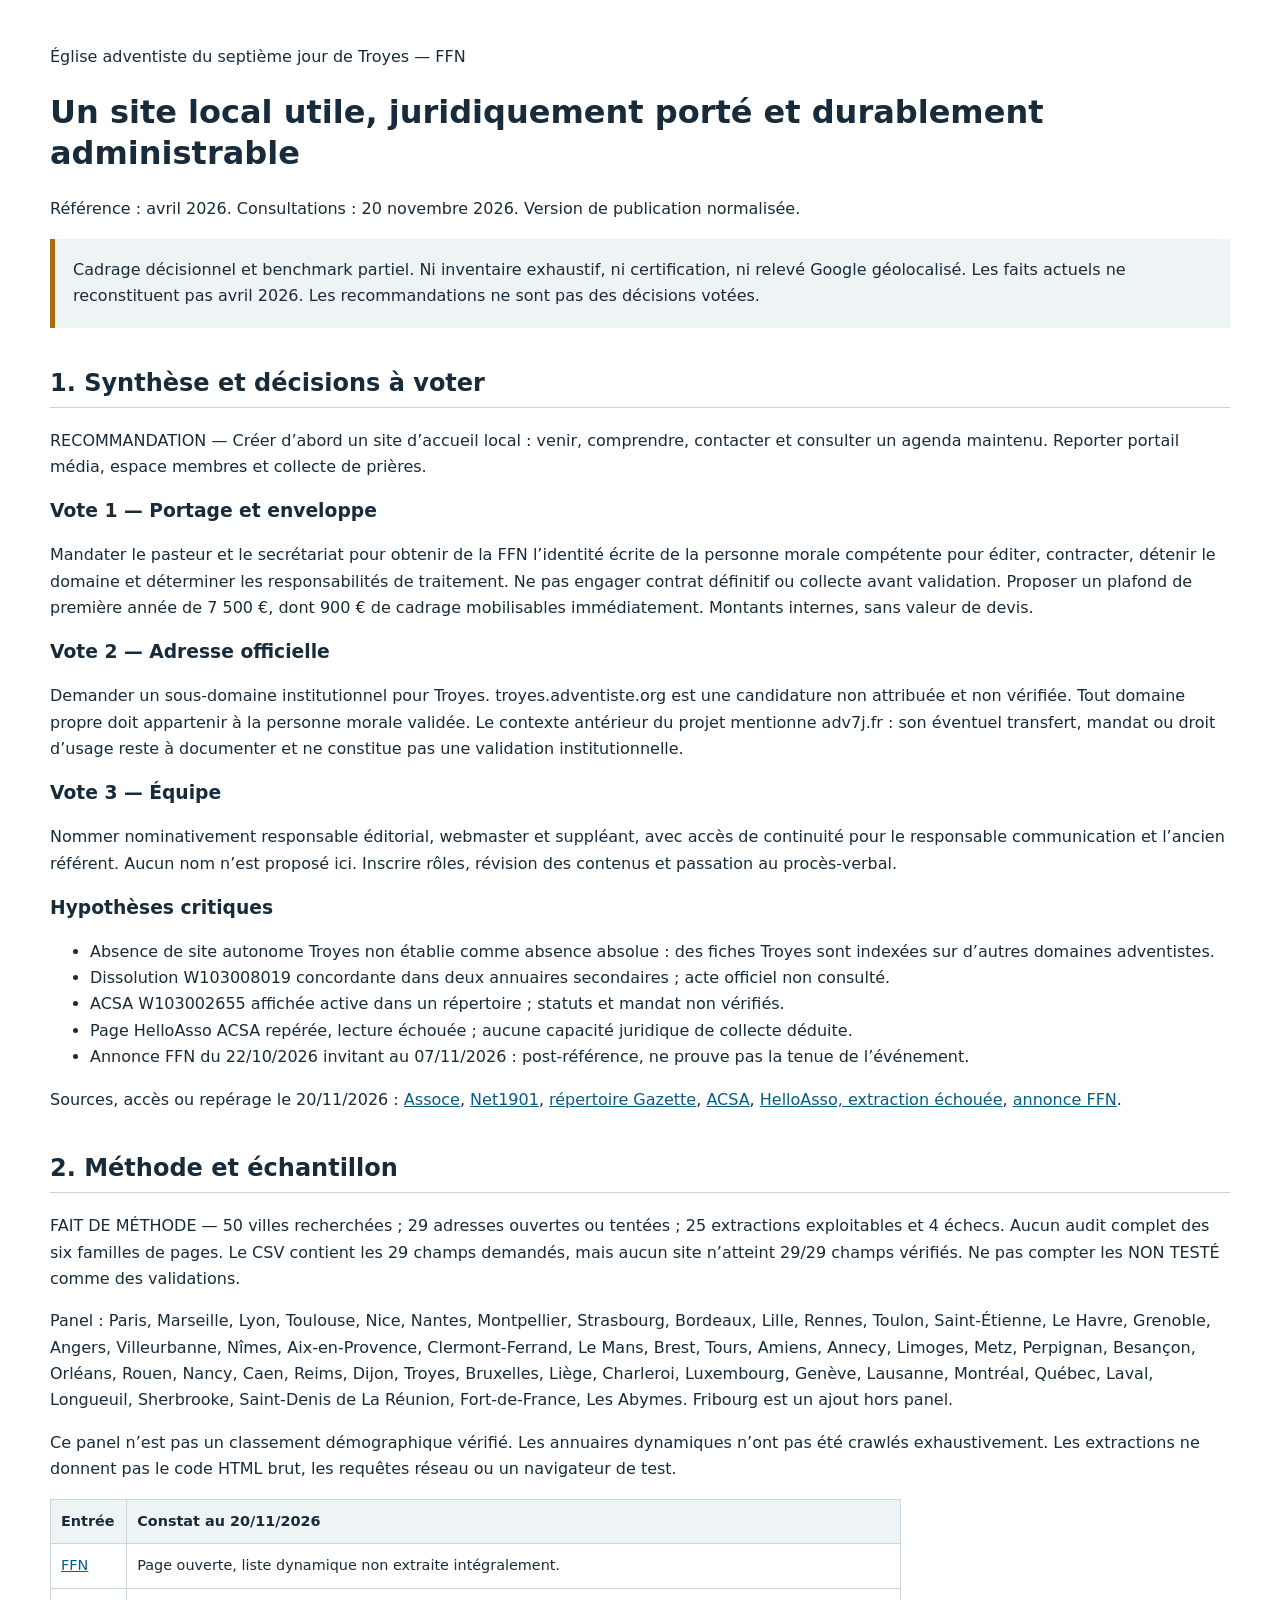
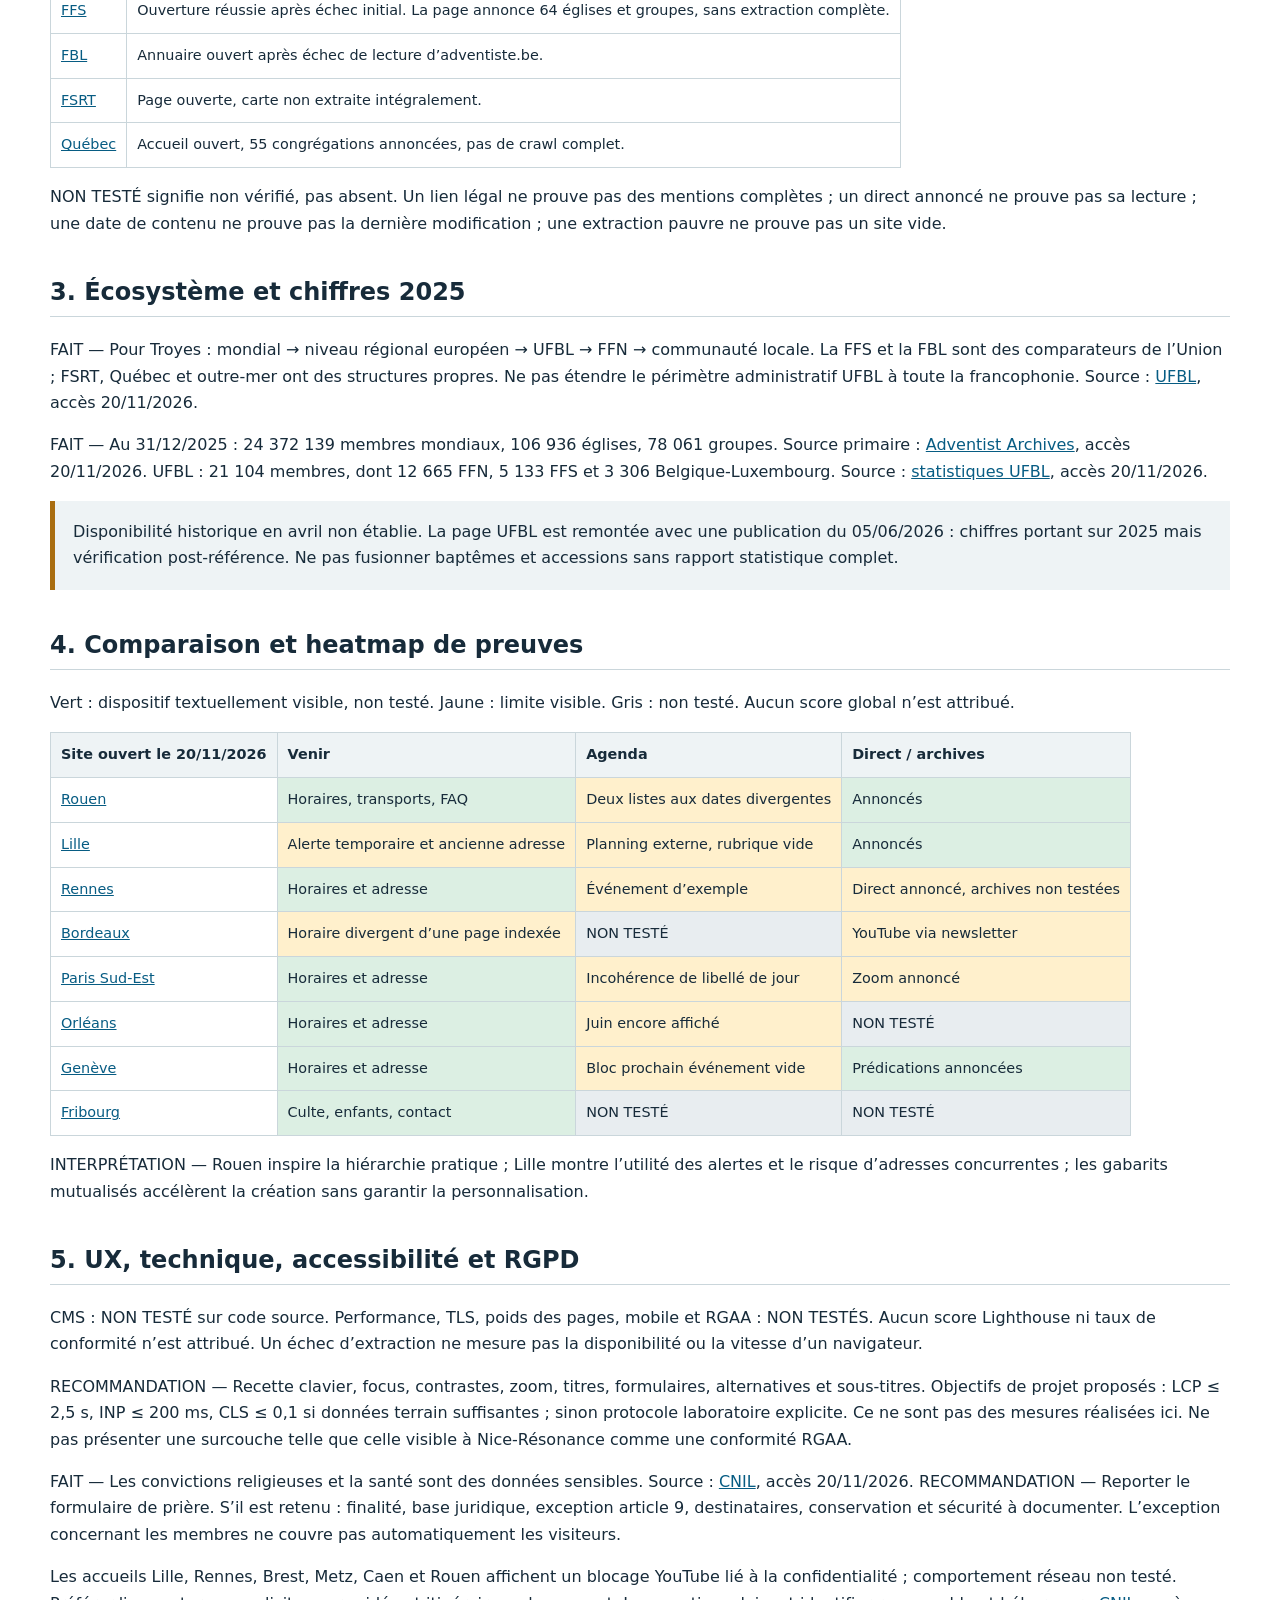
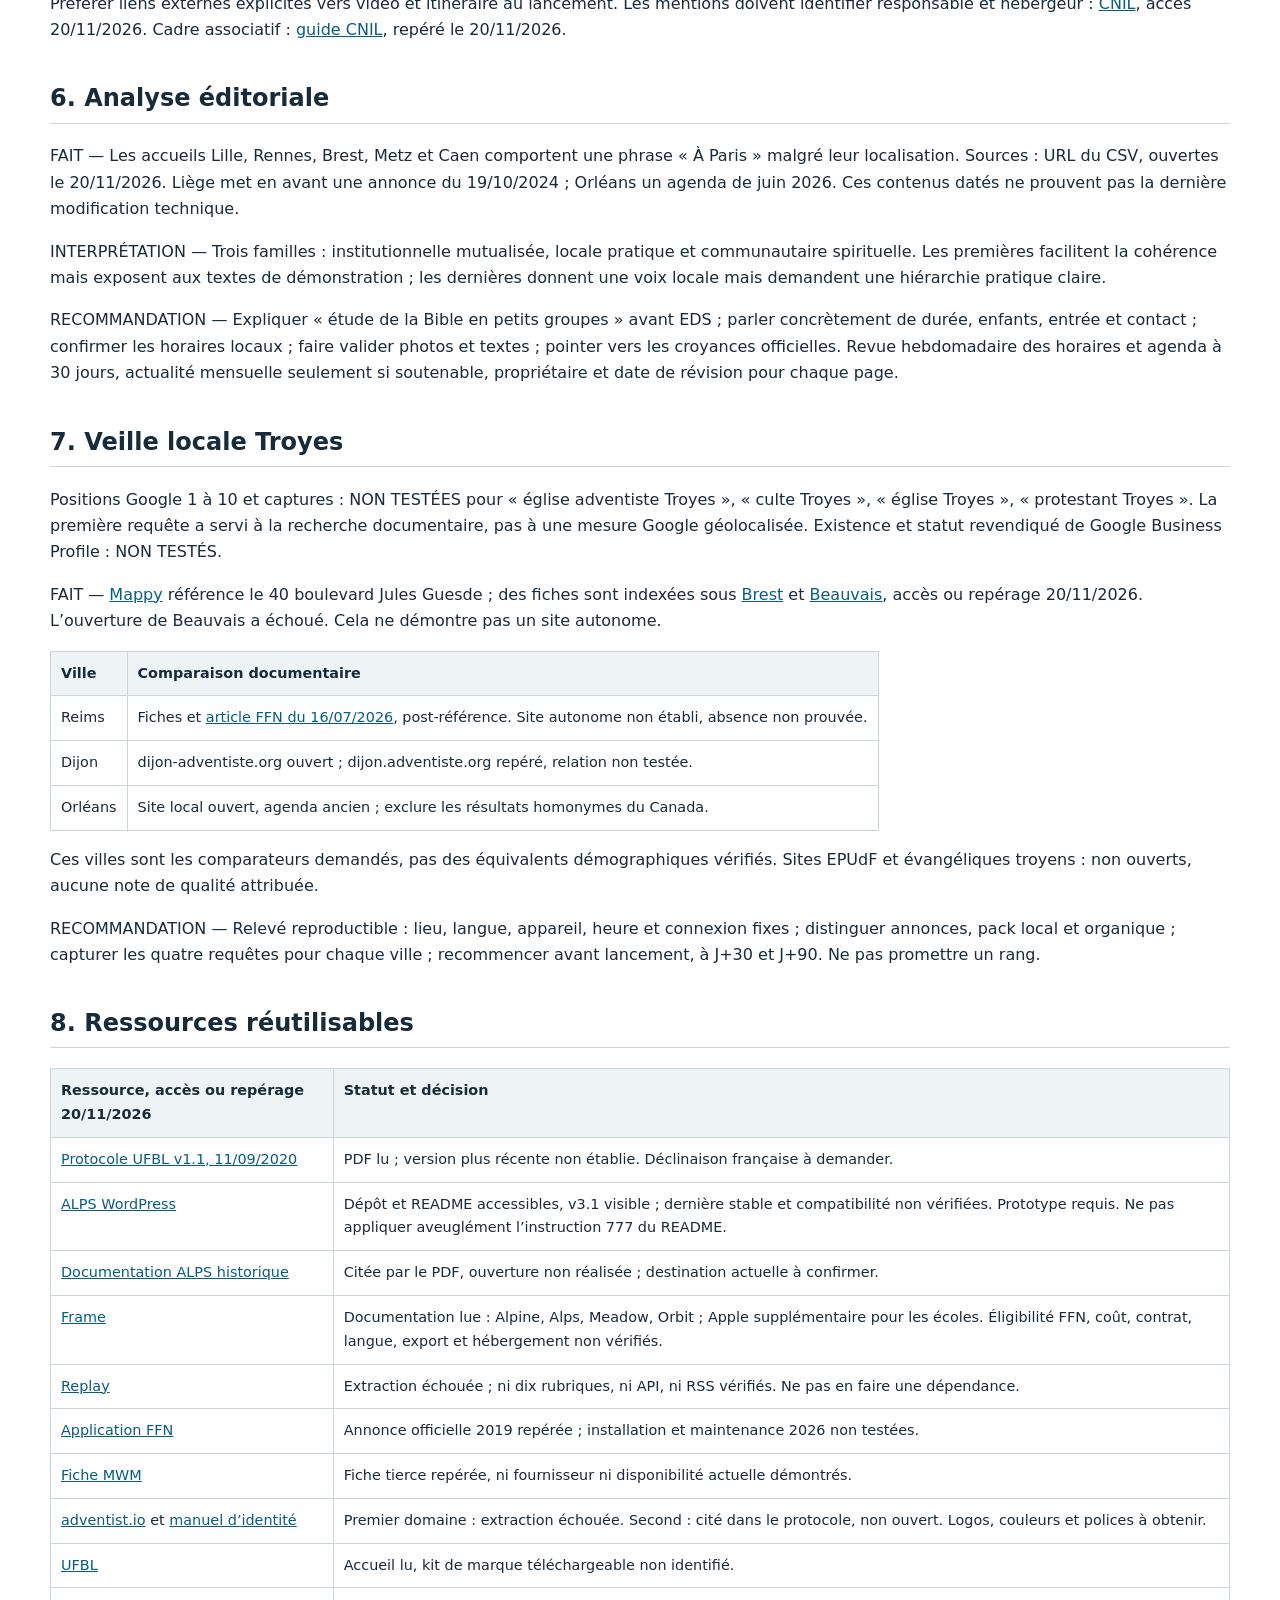
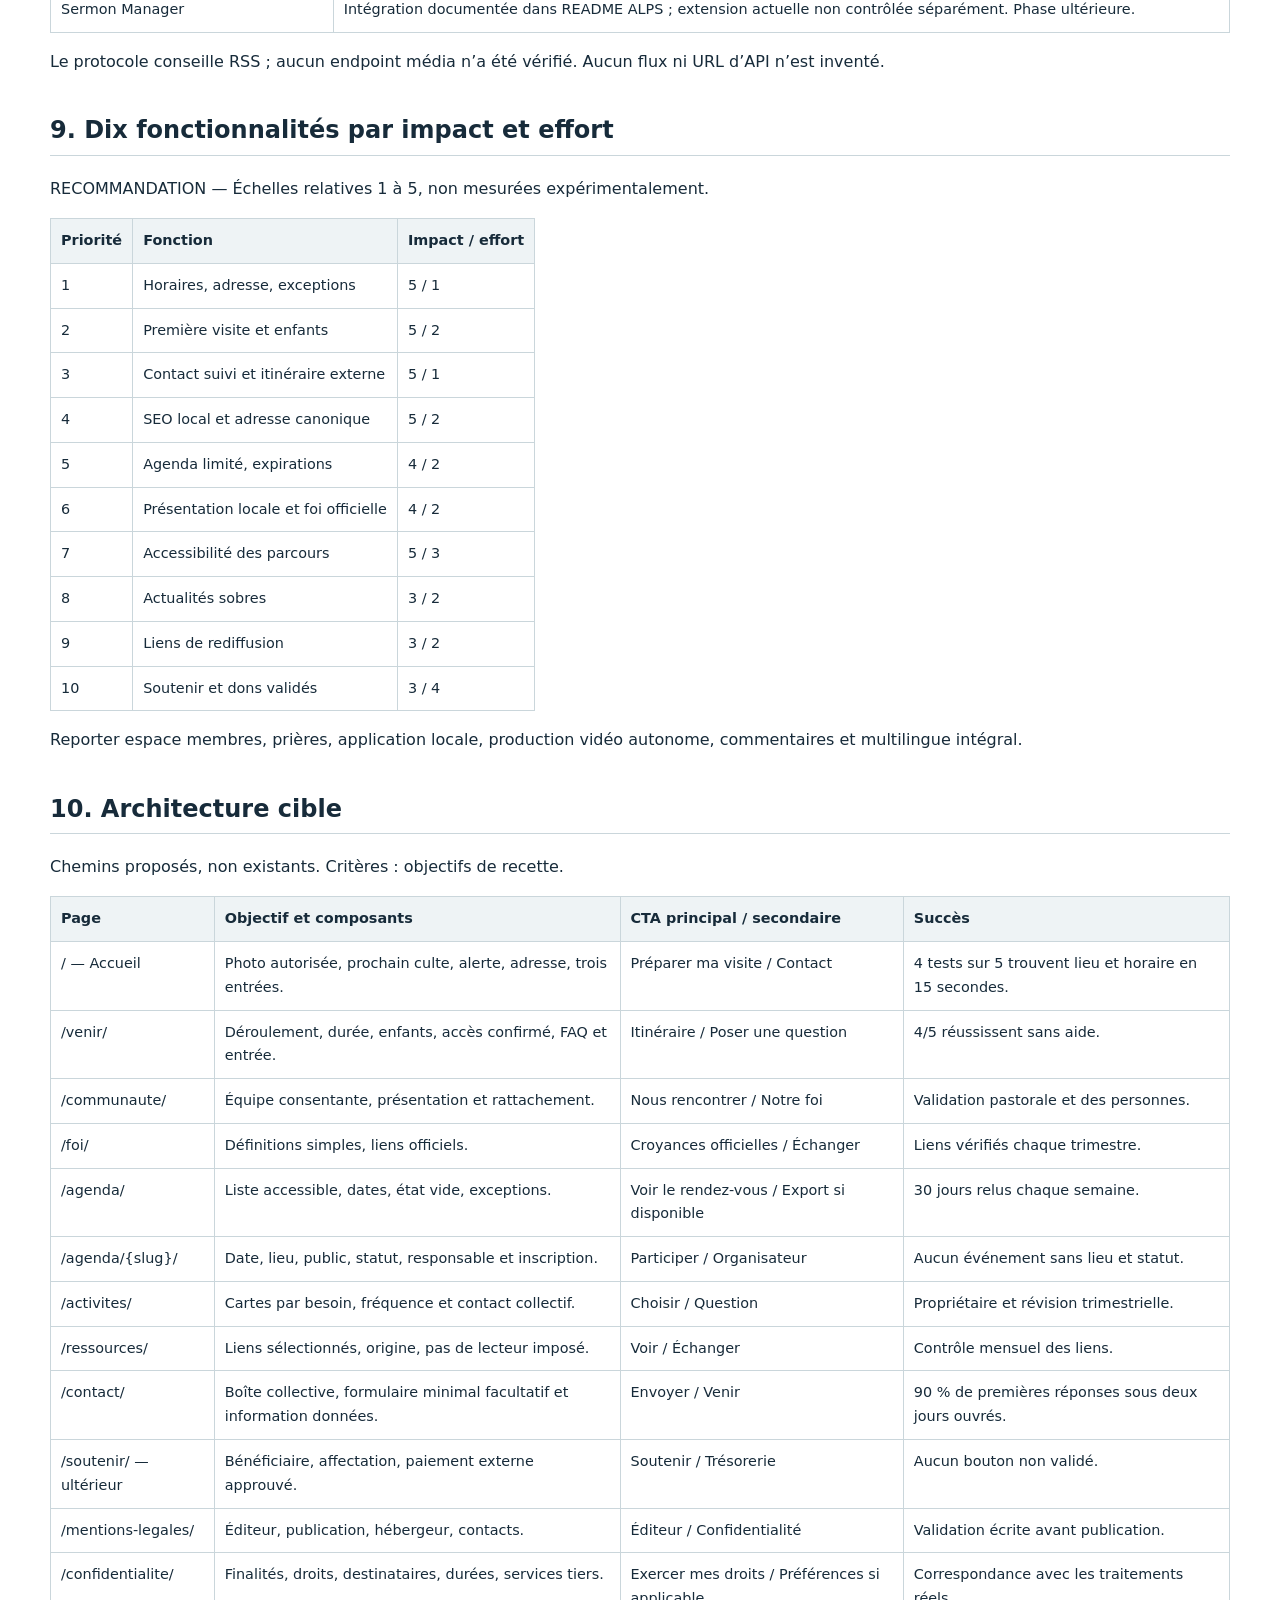
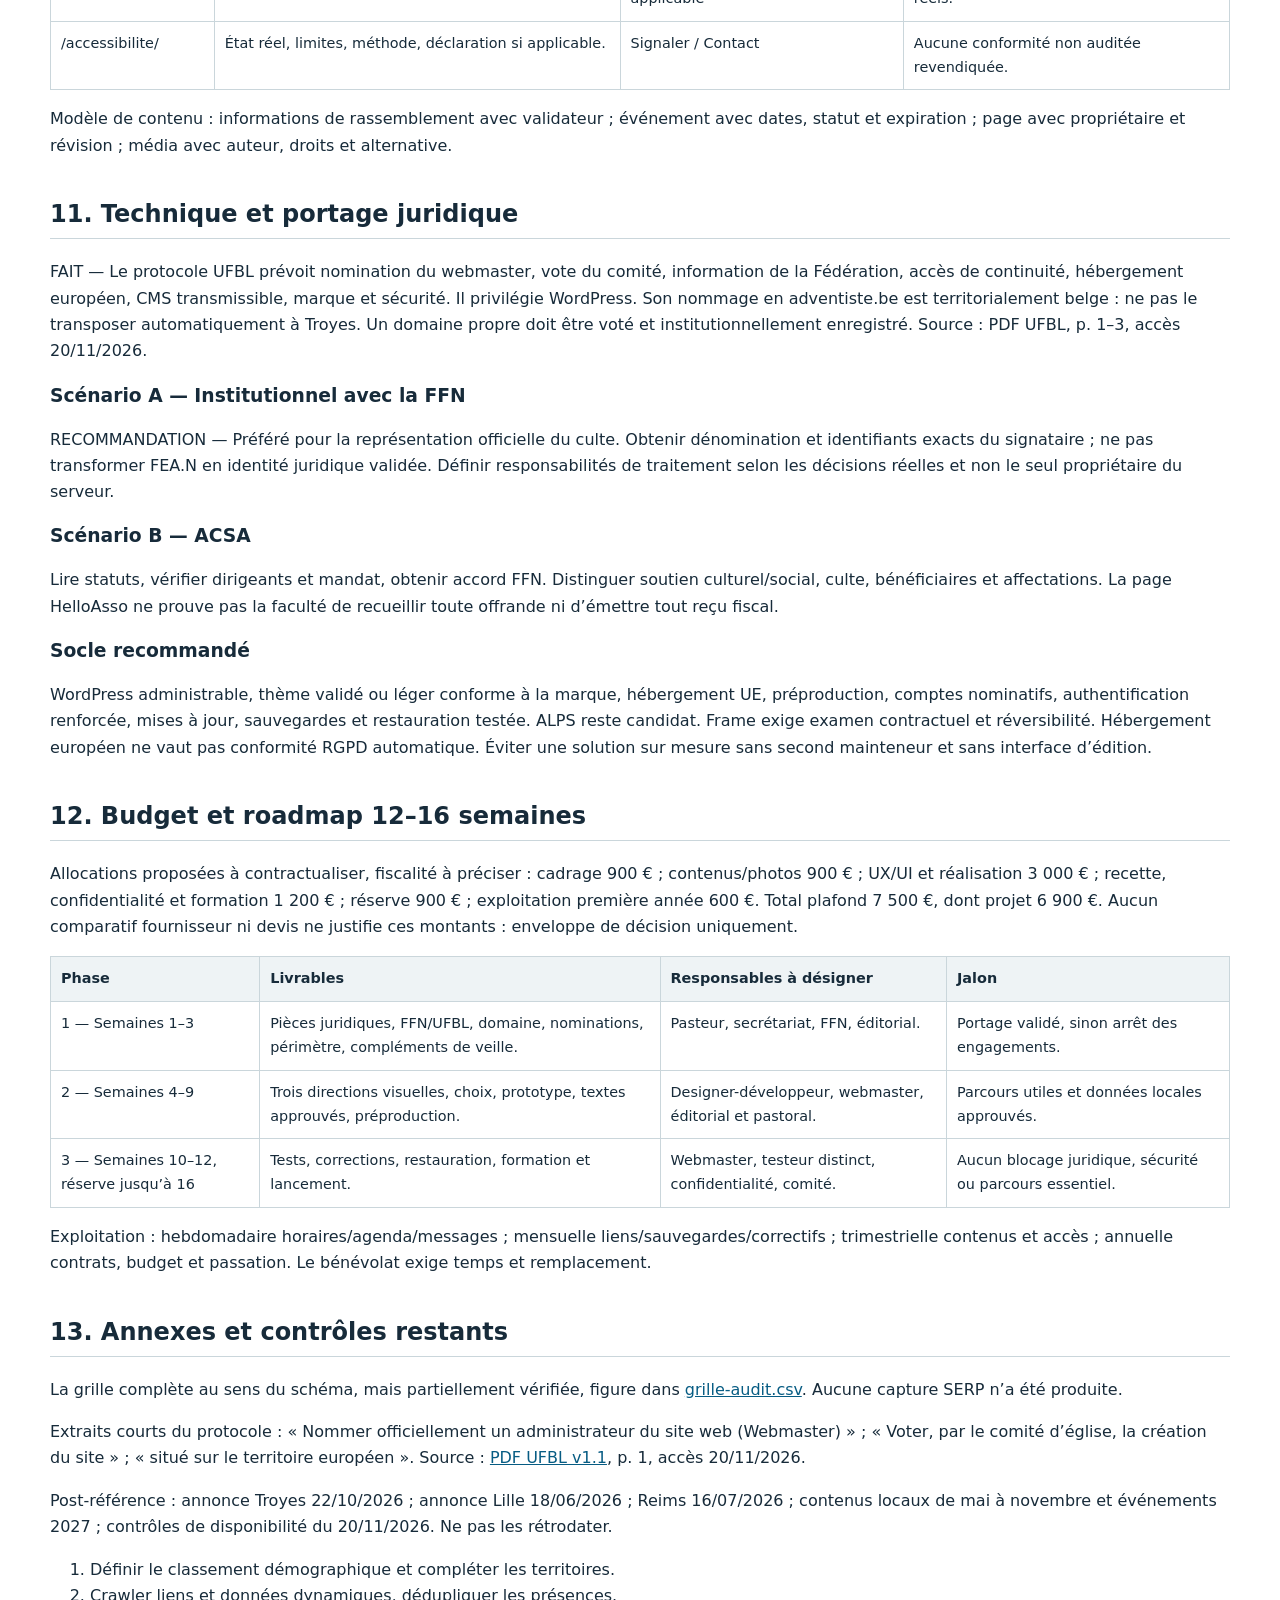
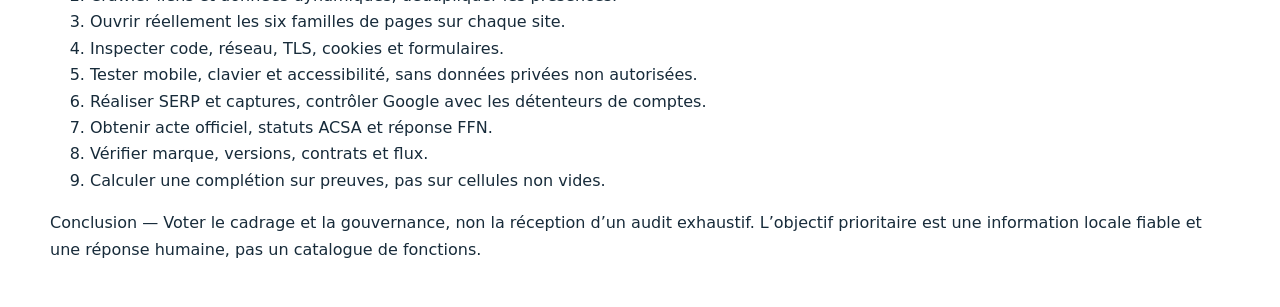
<file: research/troyes/benchmark-2026/decision-2026-11-20/rapport-decision.html>
<!doctype html>
<html lang="fr"><head><meta charset="utf-8"><meta name="viewport" content="width=device-width,initial-scale=1"><title>Troyes — Dossier de décision</title><style>body{max-width:1180px;margin:auto;padding:28px;font:16px/1.65 system-ui;color:#172b3a}h1,h2,h3{line-height:1.3}h2{margin-top:2.5rem;border-bottom:1px solid #cad6db;padding-bottom:.5rem}table{border-collapse:collapse;width:100%;font-size:.9rem;display:block;overflow-x:auto}th,td{border:1px solid #cad6db;padding:10px;text-align:left;vertical-align:top}th,.note{background:#eef3f5}.note{padding:18px;border-left:5px solid #a96d10}a{color:#075c83;overflow-wrap:anywhere}.v{background:#dcefe3}.p{background:#fff0cc}.n{background:#e8edf0}small{color:#52616c}@media print{body{padding:0;font-size:10pt}tr{break-inside:avoid}}</style></head><body>
<header><p>Église adventiste du septième jour de Troyes — FFN</p><h1>Un site local utile, juridiquement porté et durablement administrable</h1><p>Référence : avril 2026. Consultations : 20 novembre 2026. Version de publication normalisée.</p><div class="note">Cadrage décisionnel et benchmark partiel. Ni inventaire exhaustif, ni certification, ni relevé Google géolocalisé. Les faits actuels ne reconstituent pas avril 2026. Les recommandations ne sont pas des décisions votées.</div></header>
<main>
<section><h2>1. Synthèse et décisions à voter</h2><p>RECOMMANDATION — Créer d’abord un site d’accueil local : venir, comprendre, contacter et consulter un agenda maintenu. Reporter portail média, espace membres et collecte de prières.</p><h3>Vote 1 — Portage et enveloppe</h3><p>Mandater le pasteur et le secrétariat pour obtenir de la FFN l’identité écrite de la personne morale compétente pour éditer, contracter, détenir le domaine et déterminer les responsabilités de traitement. Ne pas engager contrat définitif ou collecte avant validation. Proposer un plafond de première année de 7 500 €, dont 900 € de cadrage mobilisables immédiatement. Montants internes, sans valeur de devis.</p><h3>Vote 2 — Adresse officielle</h3><p>Demander un sous-domaine institutionnel pour Troyes. troyes.adventiste.org est une candidature non attribuée et non vérifiée. Tout domaine propre doit appartenir à la personne morale validée. Le contexte antérieur du projet mentionne adv7j.fr : son éventuel transfert, mandat ou droit d’usage reste à documenter et ne constitue pas une validation institutionnelle.</p><h3>Vote 3 — Équipe</h3><p>Nommer nominativement responsable éditorial, webmaster et suppléant, avec accès de continuité pour le responsable communication et l’ancien référent. Aucun nom n’est proposé ici. Inscrire rôles, révision des contenus et passation au procès-verbal.</p><h3>Hypothèses critiques</h3><ul><li>Absence de site autonome Troyes non établie comme absence absolue : des fiches Troyes sont indexées sur d’autres domaines adventistes.</li><li>Dissolution W103008019 concordante dans deux annuaires secondaires ; acte officiel non consulté.</li><li>ACSA W103002655 affichée active dans un répertoire ; statuts et mandat non vérifiés.</li><li>Page HelloAsso ACSA repérée, lecture échouée ; aucune capacité juridique de collecte déduite.</li><li>Annonce FFN du 22/10/2026 invitant au 07/11/2026 : post-référence, ne prouve pas la tenue de l’événement.</li></ul><p>Sources, accès ou repérage le 20/11/2026 : <a href="https://assoce.fr/waldec/W103008019/EGLISE-ADVENTISTE-DU-SEPTIEME-JOUR-DE-TROYES">Assoce</a>, <a href="https://www.net1901.org/association/EGLISE-ADVENTISTE-DU-SEPTIEME-JOUR-DE-TROYES,3581378.html">Net1901</a>, <a href="https://associations.lagazettefrance.fr/departement/aube-10/citoyennete-vie-locale/3000/3000">répertoire Gazette</a>, <a href="https://www.gralon.net/mairies-france/aube/association-association-culturelle-et-sociale-adventiste-acsa-de-troyes-troyes_W103002655.htm">ACSA</a>, <a href="https://www.helloasso.com/associations/association-culturelle-et-sociale-adventiste-acsa-de-troyes">HelloAsso, extraction échouée</a>, <a href="https://adventisteffn.org/2026/10/22/une-rencontre-au-dela-des-apparences-une-journee-speciale-a-troyes/">annonce FFN</a>.</p></section>
<section><h2>2. Méthode et échantillon</h2><p>FAIT DE MÉTHODE — 50 villes recherchées ; 29 adresses ouvertes ou tentées ; 25 extractions exploitables et 4 échecs. Aucun audit complet des six familles de pages. Le CSV contient les 29 champs demandés, mais aucun site n’atteint 29/29 champs vérifiés. Ne pas compter les NON TESTÉ comme des validations.</p><p>Panel : Paris, Marseille, Lyon, Toulouse, Nice, Nantes, Montpellier, Strasbourg, Bordeaux, Lille, Rennes, Toulon, Saint-Étienne, Le Havre, Grenoble, Angers, Villeurbanne, Nîmes, Aix-en-Provence, Clermont-Ferrand, Le Mans, Brest, Tours, Amiens, Annecy, Limoges, Metz, Perpignan, Besançon, Orléans, Rouen, Nancy, Caen, Reims, Dijon, Troyes, Bruxelles, Liège, Charleroi, Luxembourg, Genève, Lausanne, Montréal, Québec, Laval, Longueuil, Sherbrooke, Saint-Denis de La Réunion, Fort-de-France, Les Abymes. Fribourg est un ajout hors panel.</p><p>Ce panel n’est pas un classement démographique vérifié. Les annuaires dynamiques n’ont pas été crawlés exhaustivement. Les extractions ne donnent pas le code HTML brut, les requêtes réseau ou un navigateur de test.</p><table><tr><th>Entrée</th><th>Constat au 20/11/2026</th></tr><tr><td><a href="https://adventisteffn.org/eglises">FFN</a></td><td>Page ouverte, liste dynamique non extraite intégralement.</td></tr><tr><td><a href="https://adventisteffs.org/nos-eglises/">FFS</a></td><td>Ouverture réussie après échec initial. La page annonce 64 églises et groupes, sans extraction complète.</td></tr><tr><td><a href="https://www.adventist.be/language/fr/eglises/">FBL</a></td><td>Annuaire ouvert après échec de lecture d’adventiste.be.</td></tr><tr><td><a href="https://adventiste.ch/contact/eglises/">FSRT</a></td><td>Page ouverte, carte non extraite intégralement.</td></tr><tr><td><a href="https://sdaqc.org">Québec</a></td><td>Accueil ouvert, 55 congrégations annoncées, pas de crawl complet.</td></tr></table><p>NON TESTÉ signifie non vérifié, pas absent. Un lien légal ne prouve pas des mentions complètes ; un direct annoncé ne prouve pas sa lecture ; une date de contenu ne prouve pas la dernière modification ; une extraction pauvre ne prouve pas un site vide.</p></section>
<section><h2>3. Écosystème et chiffres 2025</h2><p>FAIT — Pour Troyes : mondial → niveau régional européen → UFBL → FFN → communauté locale. La FFS et la FBL sont des comparateurs de l’Union ; FSRT, Québec et outre-mer ont des structures propres. Ne pas étendre le périmètre administratif UFBL à toute la francophonie. Source : <a href="https://ufbl.adventiste.org/">UFBL</a>, accès 20/11/2026.</p><p>FAIT — Au 31/12/2025 : 24 372 139 membres mondiaux, 106 936 églises, 78 061 groupes. Source primaire : <a href="https://www.adventistarchives.org/quick-statistics-on-the-seventh-day-adventist-church">Adventist Archives</a>, accès 20/11/2026. UFBL : 21 104 membres, dont 12 665 FFN, 5 133 FFS et 3 306 Belgique-Luxembourg. Source : <a href="https://ufbl.adventiste.org/statistiques-adventistes/">statistiques UFBL</a>, accès 20/11/2026.</p><p class="note">Disponibilité historique en avril non établie. La page UFBL est remontée avec une publication du 05/06/2026 : chiffres portant sur 2025 mais vérification post-référence. Ne pas fusionner baptêmes et accessions sans rapport statistique complet.</p></section>
<section><h2>4. Comparaison et heatmap de preuves</h2><p>Vert : dispositif textuellement visible, non testé. Jaune : limite visible. Gris : non testé. Aucun score global n’est attribué.</p><table><tr><th>Site ouvert le 20/11/2026</th><th>Venir</th><th>Agenda</th><th>Direct / archives</th></tr><tr><td><a href="https://rouen.adventiste.org/">Rouen</a></td><td class="v">Horaires, transports, FAQ</td><td class="p">Deux listes aux dates divergentes</td><td class="v">Annoncés</td></tr><tr><td><a href="https://lille.adventiste.org/">Lille</a></td><td class="p">Alerte temporaire et ancienne adresse</td><td class="p">Planning externe, rubrique vide</td><td class="v">Annoncés</td></tr><tr><td><a href="https://rennes.adventiste.org/">Rennes</a></td><td class="v">Horaires et adresse</td><td class="p">Événement d’exemple</td><td class="p">Direct annoncé, archives non testées</td></tr><tr><td><a href="https://www.bordeaux.adventiste.org/">Bordeaux</a></td><td class="p">Horaire divergent d’une page indexée</td><td class="n">NON TESTÉ</td><td class="p">YouTube via newsletter</td></tr><tr><td><a href="https://pse-adventiste.fr/">Paris Sud-Est</a></td><td class="v">Horaires et adresse</td><td class="p">Incohérence de libellé de jour</td><td class="p">Zoom annoncé</td></tr><tr><td><a href="http://adventiste-orleans.org/">Orléans</a></td><td class="v">Horaires et adresse</td><td class="p">Juin encore affiché</td><td class="n">NON TESTÉ</td></tr><tr><td><a href="https://www.adventistes-geneve.ch/">Genève</a></td><td class="v">Horaires et adresse</td><td class="p">Bloc prochain événement vide</td><td class="v">Prédications annoncées</td></tr><tr><td><a href="https://eglise.fribourg.adventiste.ch/">Fribourg</a></td><td class="v">Culte, enfants, contact</td><td class="n">NON TESTÉ</td><td class="n">NON TESTÉ</td></tr></table><p>INTERPRÉTATION — Rouen inspire la hiérarchie pratique ; Lille montre l’utilité des alertes et le risque d’adresses concurrentes ; les gabarits mutualisés accélèrent la création sans garantir la personnalisation.</p></section>
<section><h2>5. UX, technique, accessibilité et RGPD</h2><p>CMS : NON TESTÉ sur code source. Performance, TLS, poids des pages, mobile et RGAA : NON TESTÉS. Aucun score Lighthouse ni taux de conformité n’est attribué. Un échec d’extraction ne mesure pas la disponibilité ou la vitesse d’un navigateur.</p><p>RECOMMANDATION — Recette clavier, focus, contrastes, zoom, titres, formulaires, alternatives et sous-titres. Objectifs de projet proposés : LCP ≤ 2,5 s, INP ≤ 200 ms, CLS ≤ 0,1 si données terrain suffisantes ; sinon protocole laboratoire explicite. Ce ne sont pas des mesures réalisées ici. Ne pas présenter une surcouche telle que celle visible à Nice-Résonance comme une conformité RGAA.</p><p>FAIT — Les convictions religieuses et la santé sont des données sensibles. Source : <a href="https://www.cnil.fr/fr/definition/donnee-sensible">CNIL</a>, accès 20/11/2026. RECOMMANDATION — Reporter le formulaire de prière. S’il est retenu : finalité, base juridique, exception article 9, destinataires, conservation et sécurité à documenter. L’exception concernant les membres ne couvre pas automatiquement les visiteurs.</p><p>Les accueils Lille, Rennes, Brest, Metz, Caen et Rouen affichent un blocage YouTube lié à la confidentialité ; comportement réseau non testé. Préférer liens externes explicites vers vidéo et itinéraire au lancement. Les mentions doivent identifier responsable et hébergeur : <a href="https://www.cnil.fr/fr/cnil-direct/question/les-mentions-legales-sur-un-site-web-est-ce-obligatoire">CNIL</a>, accès 20/11/2026. Cadre associatif : <a href="https://www.cnil.fr/sites/cnil/files/atoms/files/cnil-guide_association.pdf">guide CNIL</a>, repéré le 20/11/2026.</p></section>
<section><h2>6. Analyse éditoriale</h2><p>FAIT — Les accueils Lille, Rennes, Brest, Metz et Caen comportent une phrase « À Paris » malgré leur localisation. Sources : URL du CSV, ouvertes le 20/11/2026. Liège met en avant une annonce du 19/10/2024 ; Orléans un agenda de juin 2026. Ces contenus datés ne prouvent pas la dernière modification technique.</p><p>INTERPRÉTATION — Trois familles : institutionnelle mutualisée, locale pratique et communautaire spirituelle. Les premières facilitent la cohérence mais exposent aux textes de démonstration ; les dernières donnent une voix locale mais demandent une hiérarchie pratique claire.</p><p>RECOMMANDATION — Expliquer « étude de la Bible en petits groupes » avant EDS ; parler concrètement de durée, enfants, entrée et contact ; confirmer les horaires locaux ; faire valider photos et textes ; pointer vers les croyances officielles. Revue hebdomadaire des horaires et agenda à 30 jours, actualité mensuelle seulement si soutenable, propriétaire et date de révision pour chaque page.</p></section>
<section><h2>7. Veille locale Troyes</h2><p>Positions Google 1 à 10 et captures : NON TESTÉES pour « église adventiste Troyes », « culte Troyes », « église Troyes », « protestant Troyes ». La première requête a servi à la recherche documentaire, pas à une mesure Google géolocalisée. Existence et statut revendiqué de Google Business Profile : NON TESTÉS.</p><p>FAIT — <a href="https://fr.mappy.com/poi/60648d30be003d191077e198">Mappy</a> référence le 40 boulevard Jules Guesde ; des fiches sont indexées sous <a href="https://brest.adventiste.org/trouver-une-eglise/eglise-adventiste-troyes">Brest</a> et <a href="https://beauvais.adventiste.org/trouver-une-eglise/eglise-adventiste-troyes">Beauvais</a>, accès ou repérage 20/11/2026. L’ouverture de Beauvais a échoué. Cela ne démontre pas un site autonome.</p><table><tr><th>Ville</th><th>Comparaison documentaire</th></tr><tr><td>Reims</td><td>Fiches et <a href="https://adventisteffn.org/2026/07/16/les-sabbats-de-lete-de-reims/">article FFN du 16/07/2026</a>, post-référence. Site autonome non établi, absence non prouvée.</td></tr><tr><td>Dijon</td><td>dijon-adventiste.org ouvert ; dijon.adventiste.org repéré, relation non testée.</td></tr><tr><td>Orléans</td><td>Site local ouvert, agenda ancien ; exclure les résultats homonymes du Canada.</td></tr></table><p>Ces villes sont les comparateurs demandés, pas des équivalents démographiques vérifiés. Sites EPUdF et évangéliques troyens : non ouverts, aucune note de qualité attribuée.</p><p>RECOMMANDATION — Relevé reproductible : lieu, langue, appareil, heure et connexion fixes ; distinguer annonces, pack local et organique ; capturer les quatre requêtes pour chaque ville ; recommencer avant lancement, à J+30 et J+90. Ne pas promettre un rang.</p></section>
<section><h2>8. Ressources réutilisables</h2><table><tr><th>Ressource, accès ou repérage 20/11/2026</th><th>Statut et décision</th></tr><tr><td><a href="https://www.adventist.be/wordpress/wp-content/uploads/2020/12/prot3_SitesWeb_202012_ufb.pdf">Protocole UFBL v1.1, 11/09/2020</a></td><td>PDF lu ; version plus récente non établie. Déclinaison française à demander.</td></tr><tr><td><a href="https://github.com/adventistchurch/alps-wordpress">ALPS WordPress</a></td><td>Dépôt et README accessibles, v3.1 visible ; dernière stable et compatibilité non vérifiées. Prototype requis. Ne pas appliquer aveuglément l’instruction 777 du README.</td></tr><tr><td><a href="https://alps.adventist.io/v3/">Documentation ALPS historique</a></td><td>Citée par le PDF, ouverture non réalisée ; destination actuelle à confirmer.</td></tr><tr><td><a href="https://support.adventistconnect.org/help/frame-theme-details">Frame</a></td><td>Documentation lue : Alpine, Alps, Meadow, Orbit ; Apple supplémentaire pour les écoles. Éligibilité FFN, coût, contrat, langue, export et hébergement non vérifiés.</td></tr><tr><td><a href="https://adventiste-replay.org">Replay</a></td><td>Extraction échouée ; ni dix rubriques, ni API, ni RSS vérifiés. Ne pas en faire une dépendance.</td></tr><tr><td><a href="https://adventisteffn.org/2019/11/01/nouveau-decouvrez-lapplication-mobile-adventiste-france-nord/">Application FFN</a></td><td>Annonce officielle 2019 repérée ; installation et maintenance 2026 non testées.</td></tr><tr><td><a href="https://mwm.ai/apps/adventiste-france-nord/1483039544">Fiche MWM</a></td><td>Fiche tierce repérée, ni fournisseur ni disponibilité actuelle démontrés.</td></tr><tr><td><a href="https://adventist.io">adventist.io</a> et <a href="https://identity.adventist.org/">manuel d’identité</a></td><td>Premier domaine : extraction échouée. Second : cité dans le protocole, non ouvert. Logos, couleurs et polices à obtenir.</td></tr><tr><td><a href="https://ufbl.adventiste.org/">UFBL</a></td><td>Accueil lu, kit de marque téléchargeable non identifié.</td></tr><tr><td>Sermon Manager</td><td>Intégration documentée dans README ALPS ; extension actuelle non contrôlée séparément. Phase ultérieure.</td></tr></table><p>Le protocole conseille RSS ; aucun endpoint média n’a été vérifié. Aucun flux ni URL d’API n’est inventé.</p></section>
<section><h2>9. Dix fonctionnalités par impact et effort</h2><p>RECOMMANDATION — Échelles relatives 1 à 5, non mesurées expérimentalement.</p><table><tr><th>Priorité</th><th>Fonction</th><th>Impact / effort</th></tr><tr><td>1</td><td>Horaires, adresse, exceptions</td><td>5 / 1</td></tr><tr><td>2</td><td>Première visite et enfants</td><td>5 / 2</td></tr><tr><td>3</td><td>Contact suivi et itinéraire externe</td><td>5 / 1</td></tr><tr><td>4</td><td>SEO local et adresse canonique</td><td>5 / 2</td></tr><tr><td>5</td><td>Agenda limité, expirations</td><td>4 / 2</td></tr><tr><td>6</td><td>Présentation locale et foi officielle</td><td>4 / 2</td></tr><tr><td>7</td><td>Accessibilité des parcours</td><td>5 / 3</td></tr><tr><td>8</td><td>Actualités sobres</td><td>3 / 2</td></tr><tr><td>9</td><td>Liens de rediffusion</td><td>3 / 2</td></tr><tr><td>10</td><td>Soutenir et dons validés</td><td>3 / 4</td></tr></table><p>Reporter espace membres, prières, application locale, production vidéo autonome, commentaires et multilingue intégral.</p></section>
<section><h2>10. Architecture cible</h2><p>Chemins proposés, non existants. Critères : objectifs de recette.</p><table><tr><th>Page</th><th>Objectif et composants</th><th>CTA principal / secondaire</th><th>Succès</th></tr><tr><td>/ — Accueil</td><td>Photo autorisée, prochain culte, alerte, adresse, trois entrées.</td><td>Préparer ma visite / Contact</td><td>4 tests sur 5 trouvent lieu et horaire en 15 secondes.</td></tr><tr><td>/venir/</td><td>Déroulement, durée, enfants, accès confirmé, FAQ et entrée.</td><td>Itinéraire / Poser une question</td><td>4/5 réussissent sans aide.</td></tr><tr><td>/communaute/</td><td>Équipe consentante, présentation et rattachement.</td><td>Nous rencontrer / Notre foi</td><td>Validation pastorale et des personnes.</td></tr><tr><td>/foi/</td><td>Définitions simples, liens officiels.</td><td>Croyances officielles / Échanger</td><td>Liens vérifiés chaque trimestre.</td></tr><tr><td>/agenda/</td><td>Liste accessible, dates, état vide, exceptions.</td><td>Voir le rendez-vous / Export si disponible</td><td>30 jours relus chaque semaine.</td></tr><tr><td>/agenda/{slug}/</td><td>Date, lieu, public, statut, responsable et inscription.</td><td>Participer / Organisateur</td><td>Aucun événement sans lieu et statut.</td></tr><tr><td>/activites/</td><td>Cartes par besoin, fréquence et contact collectif.</td><td>Choisir / Question</td><td>Propriétaire et révision trimestrielle.</td></tr><tr><td>/ressources/</td><td>Liens sélectionnés, origine, pas de lecteur imposé.</td><td>Voir / Échanger</td><td>Contrôle mensuel des liens.</td></tr><tr><td>/contact/</td><td>Boîte collective, formulaire minimal facultatif et information données.</td><td>Envoyer / Venir</td><td>90 % de premières réponses sous deux jours ouvrés.</td></tr><tr><td>/soutenir/ — ultérieur</td><td>Bénéficiaire, affectation, paiement externe approuvé.</td><td>Soutenir / Trésorerie</td><td>Aucun bouton non validé.</td></tr><tr><td>/mentions-legales/</td><td>Éditeur, publication, hébergeur, contacts.</td><td>Éditeur / Confidentialité</td><td>Validation écrite avant publication.</td></tr><tr><td>/confidentialite/</td><td>Finalités, droits, destinataires, durées, services tiers.</td><td>Exercer mes droits / Préférences si applicable</td><td>Correspondance avec les traitements réels.</td></tr><tr><td>/accessibilite/</td><td>État réel, limites, méthode, déclaration si applicable.</td><td>Signaler / Contact</td><td>Aucune conformité non auditée revendiquée.</td></tr></table><p>Modèle de contenu : informations de rassemblement avec validateur ; événement avec dates, statut et expiration ; page avec propriétaire et révision ; média avec auteur, droits et alternative.</p></section>
<section><h2>11. Technique et portage juridique</h2><p>FAIT — Le protocole UFBL prévoit nomination du webmaster, vote du comité, information de la Fédération, accès de continuité, hébergement européen, CMS transmissible, marque et sécurité. Il privilégie WordPress. Son nommage en adventiste.be est territorialement belge : ne pas le transposer automatiquement à Troyes. Un domaine propre doit être voté et institutionnellement enregistré. Source : PDF UFBL, p. 1–3, accès 20/11/2026.</p><h3>Scénario A — Institutionnel avec la FFN</h3><p>RECOMMANDATION — Préféré pour la représentation officielle du culte. Obtenir dénomination et identifiants exacts du signataire ; ne pas transformer FEA.N en identité juridique validée. Définir responsabilités de traitement selon les décisions réelles et non le seul propriétaire du serveur.</p><h3>Scénario B — ACSA</h3><p>Lire statuts, vérifier dirigeants et mandat, obtenir accord FFN. Distinguer soutien culturel/social, culte, bénéficiaires et affectations. La page HelloAsso ne prouve pas la faculté de recueillir toute offrande ni d’émettre tout reçu fiscal.</p><h3>Socle recommandé</h3><p>WordPress administrable, thème validé ou léger conforme à la marque, hébergement UE, préproduction, comptes nominatifs, authentification renforcée, mises à jour, sauvegardes et restauration testée. ALPS reste candidat. Frame exige examen contractuel et réversibilité. Hébergement européen ne vaut pas conformité RGPD automatique. Éviter une solution sur mesure sans second mainteneur et sans interface d’édition.</p></section>
<section><h2>12. Budget et roadmap 12–16 semaines</h2><p>Allocations proposées à contractualiser, fiscalité à préciser : cadrage 900 € ; contenus/photos 900 € ; UX/UI et réalisation 3 000 € ; recette, confidentialité et formation 1 200 € ; réserve 900 € ; exploitation première année 600 €. Total plafond 7 500 €, dont projet 6 900 €. Aucun comparatif fournisseur ni devis ne justifie ces montants : enveloppe de décision uniquement.</p><table><tr><th>Phase</th><th>Livrables</th><th>Responsables à désigner</th><th>Jalon</th></tr><tr><td>1 — Semaines 1–3</td><td>Pièces juridiques, FFN/UFBL, domaine, nominations, périmètre, compléments de veille.</td><td>Pasteur, secrétariat, FFN, éditorial.</td><td>Portage validé, sinon arrêt des engagements.</td></tr><tr><td>2 — Semaines 4–9</td><td>Trois directions visuelles, choix, prototype, textes approuvés, préproduction.</td><td>Designer-développeur, webmaster, éditorial et pastoral.</td><td>Parcours utiles et données locales approuvés.</td></tr><tr><td>3 — Semaines 10–12, réserve jusqu’à 16</td><td>Tests, corrections, restauration, formation et lancement.</td><td>Webmaster, testeur distinct, confidentialité, comité.</td><td>Aucun blocage juridique, sécurité ou parcours essentiel.</td></tr></table><p>Exploitation : hebdomadaire horaires/agenda/messages ; mensuelle liens/sauvegardes/correctifs ; trimestrielle contenus et accès ; annuelle contrats, budget et passation. Le bénévolat exige temps et remplacement.</p></section>
<section><h2>13. Annexes et contrôles restants</h2><p>La grille complète au sens du schéma, mais partiellement vérifiée, figure dans <a href="grille-audit.csv">grille-audit.csv</a>. Aucune capture SERP n’a été produite.</p><p>Extraits courts du protocole : « Nommer officiellement un administrateur du site web (Webmaster) » ; « Voter, par le comité d’église, la création du site » ; « situé sur le territoire européen ». Source : <a href="https://www.adventist.be/wordpress/wp-content/uploads/2020/12/prot3_SitesWeb_202012_ufb.pdf">PDF UFBL v1.1</a>, p. 1, accès 20/11/2026.</p><p>Post-référence : annonce Troyes 22/10/2026 ; annonce Lille 18/06/2026 ; Reims 16/07/2026 ; contenus locaux de mai à novembre et événements 2027 ; contrôles de disponibilité du 20/11/2026. Ne pas les rétrodater.</p><ol><li>Définir le classement démographique et compléter les territoires.</li><li>Crawler liens et données dynamiques, dédupliquer les présences.</li><li>Ouvrir réellement les six familles de pages sur chaque site.</li><li>Inspecter code, réseau, TLS, cookies et formulaires.</li><li>Tester mobile, clavier et accessibilité, sans données privées non autorisées.</li><li>Réaliser SERP et captures, contrôler Google avec les détenteurs de comptes.</li><li>Obtenir acte officiel, statuts ACSA et réponse FFN.</li><li>Vérifier marque, versions, contrats et flux.</li><li>Calculer une complétion sur preuves, pas sur cellules non vides.</li></ol><p>Conclusion — Voter le cadrage et la gouvernance, non la réception d’un audit exhaustif. L’objectif prioritaire est une information locale fiable et une réponse humaine, pas un catalogue de fonctions.</p></section>
</main></body></html>
</file>
